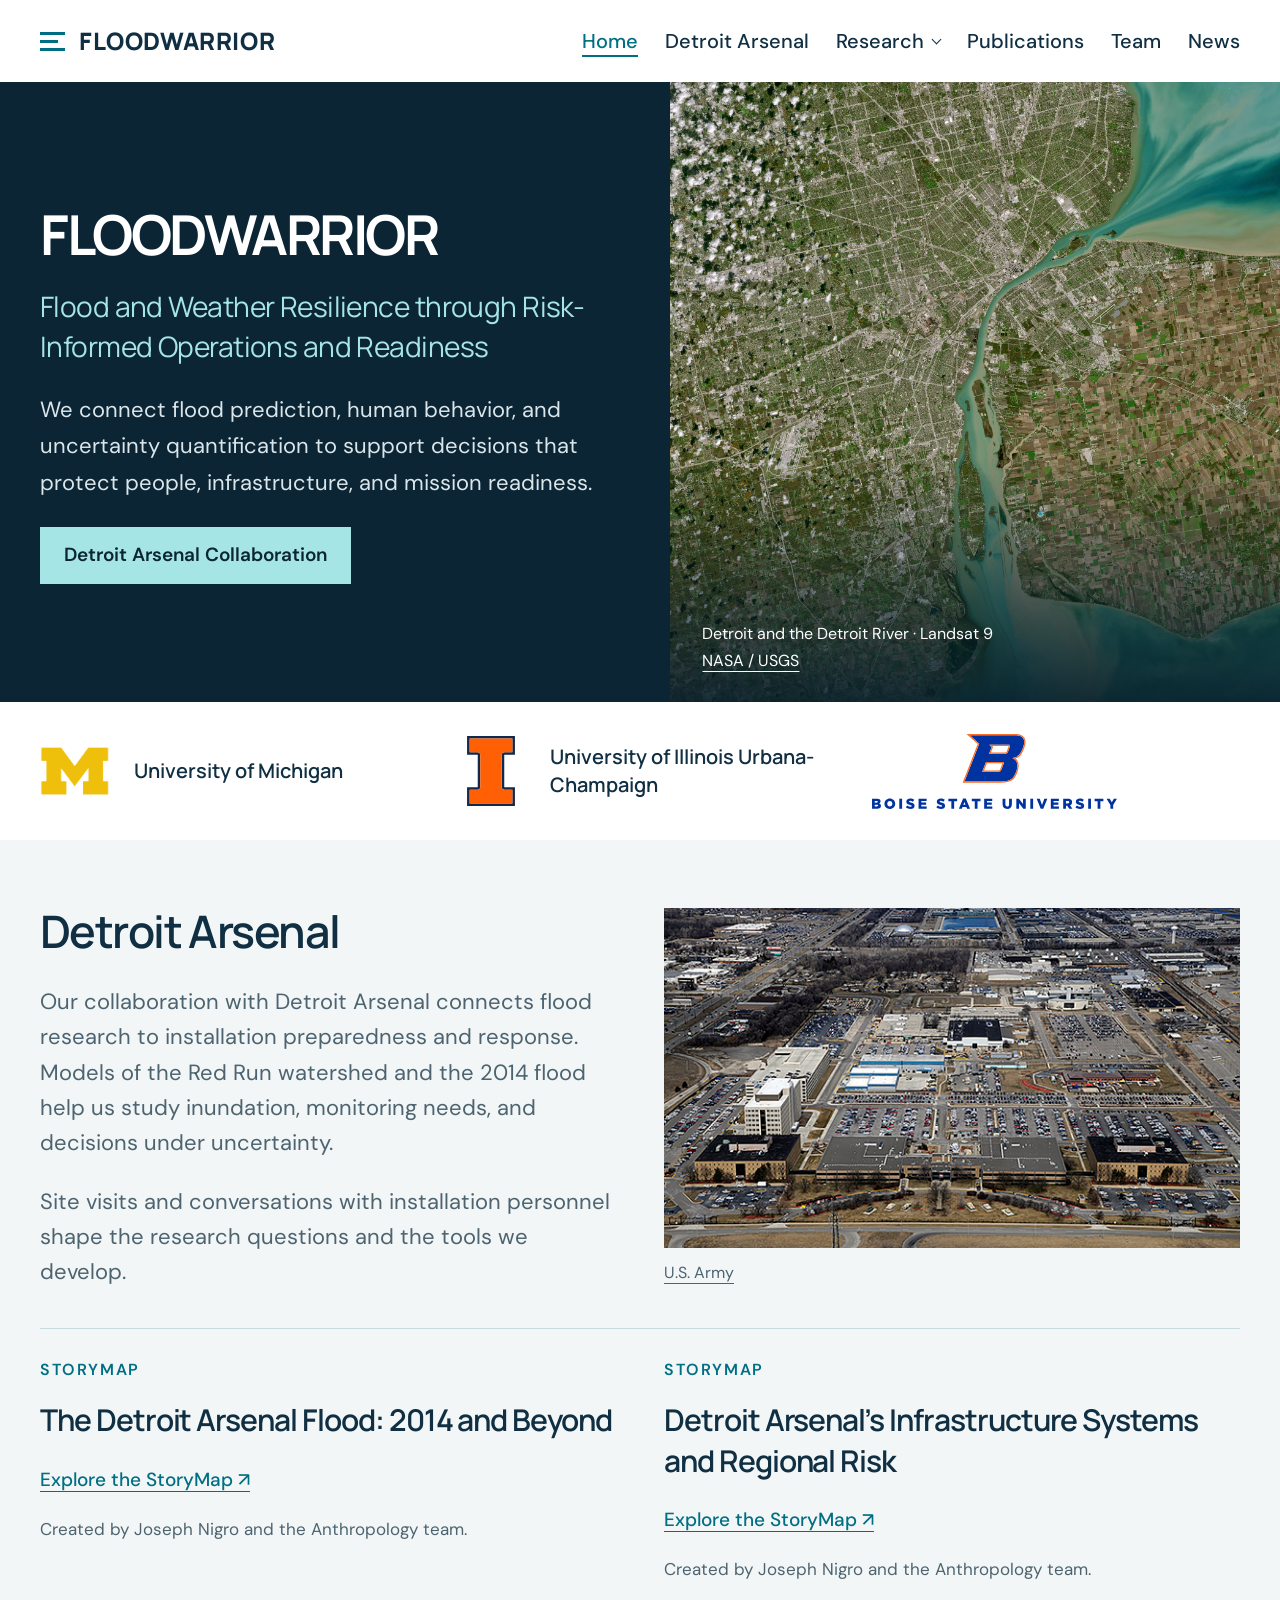
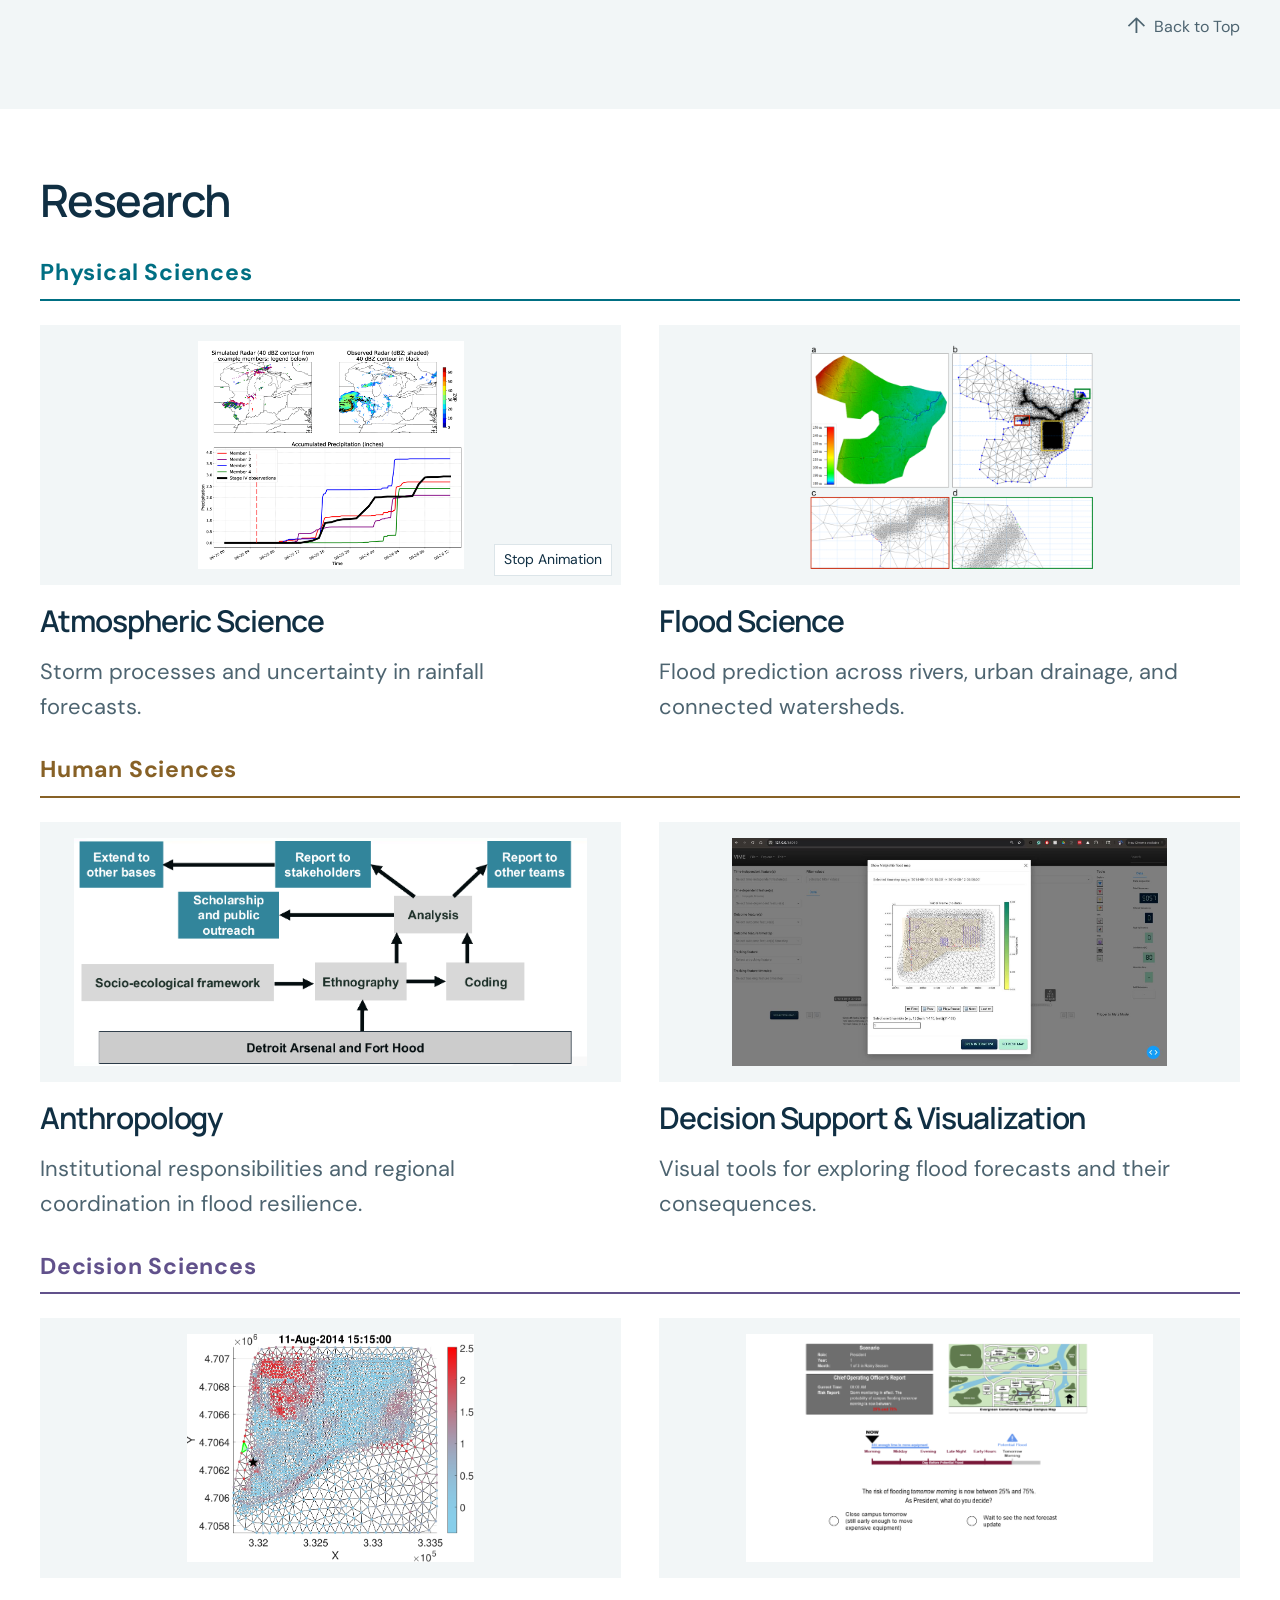
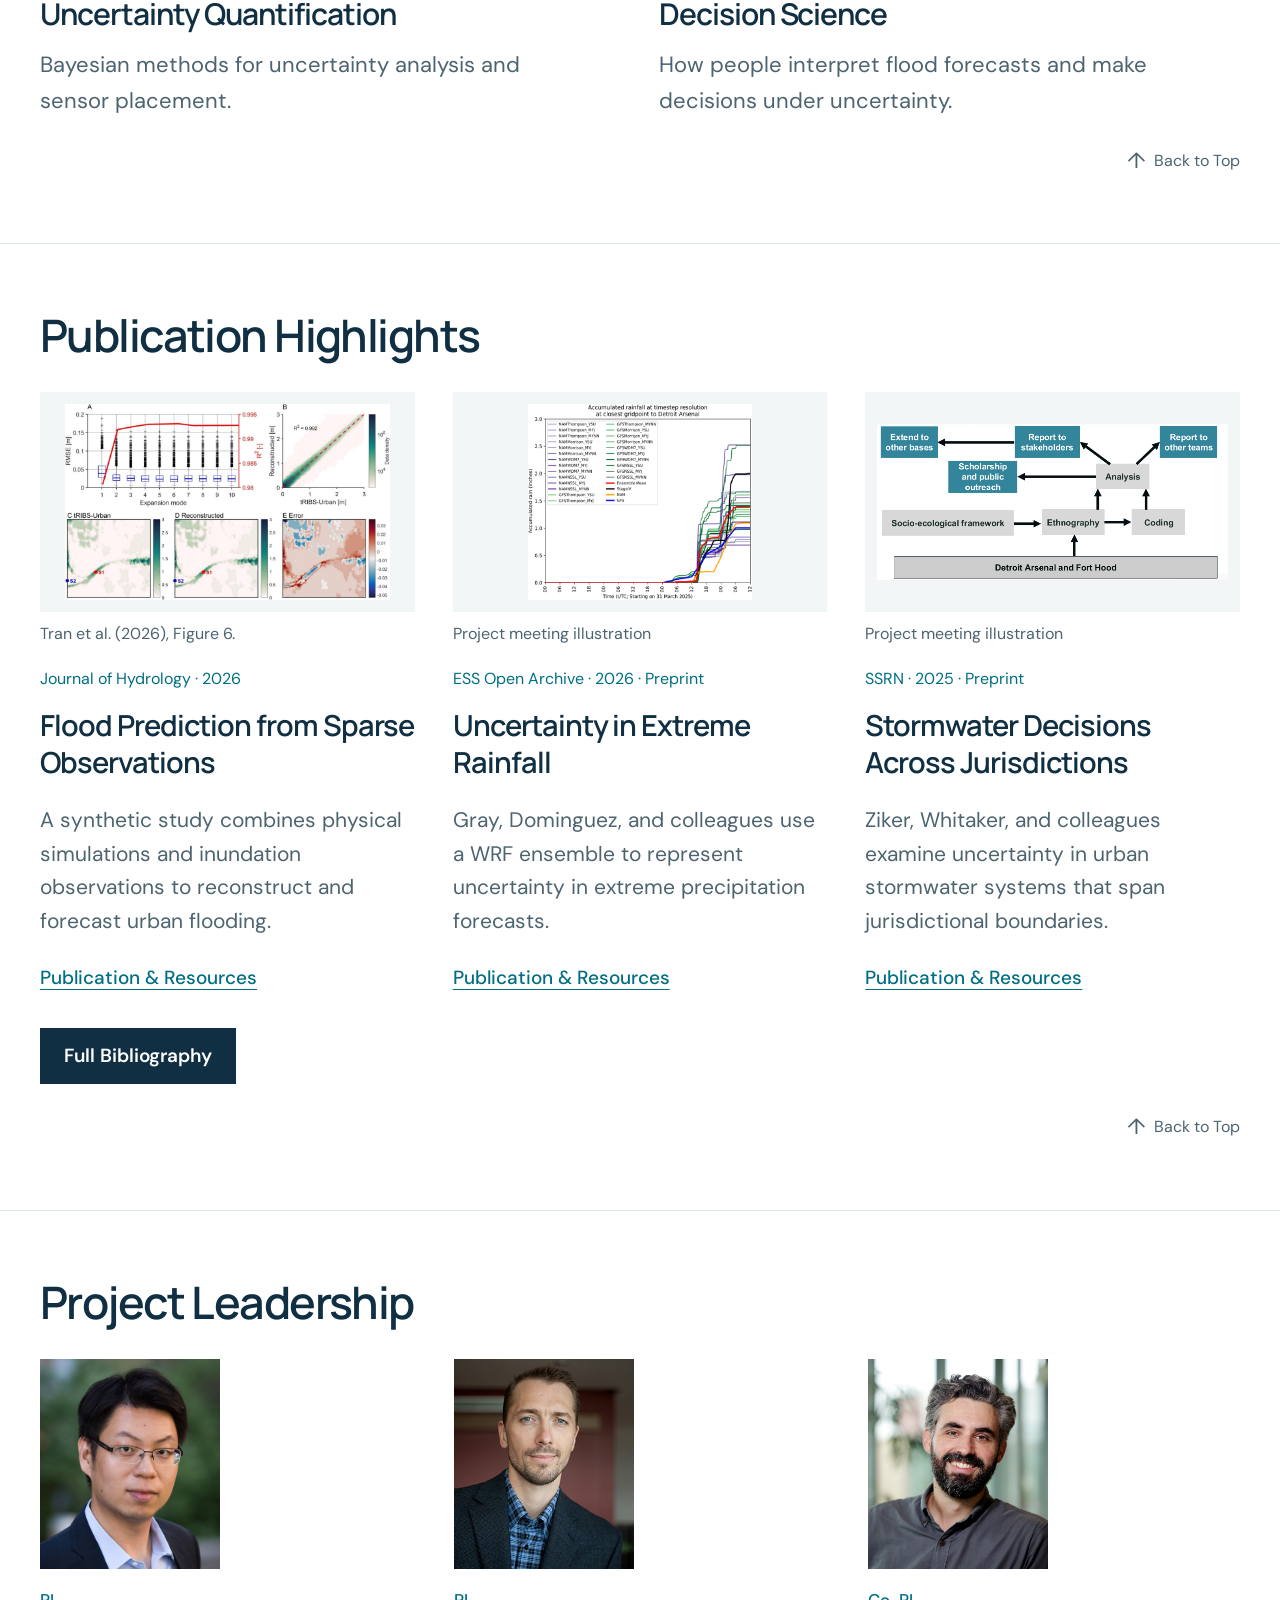
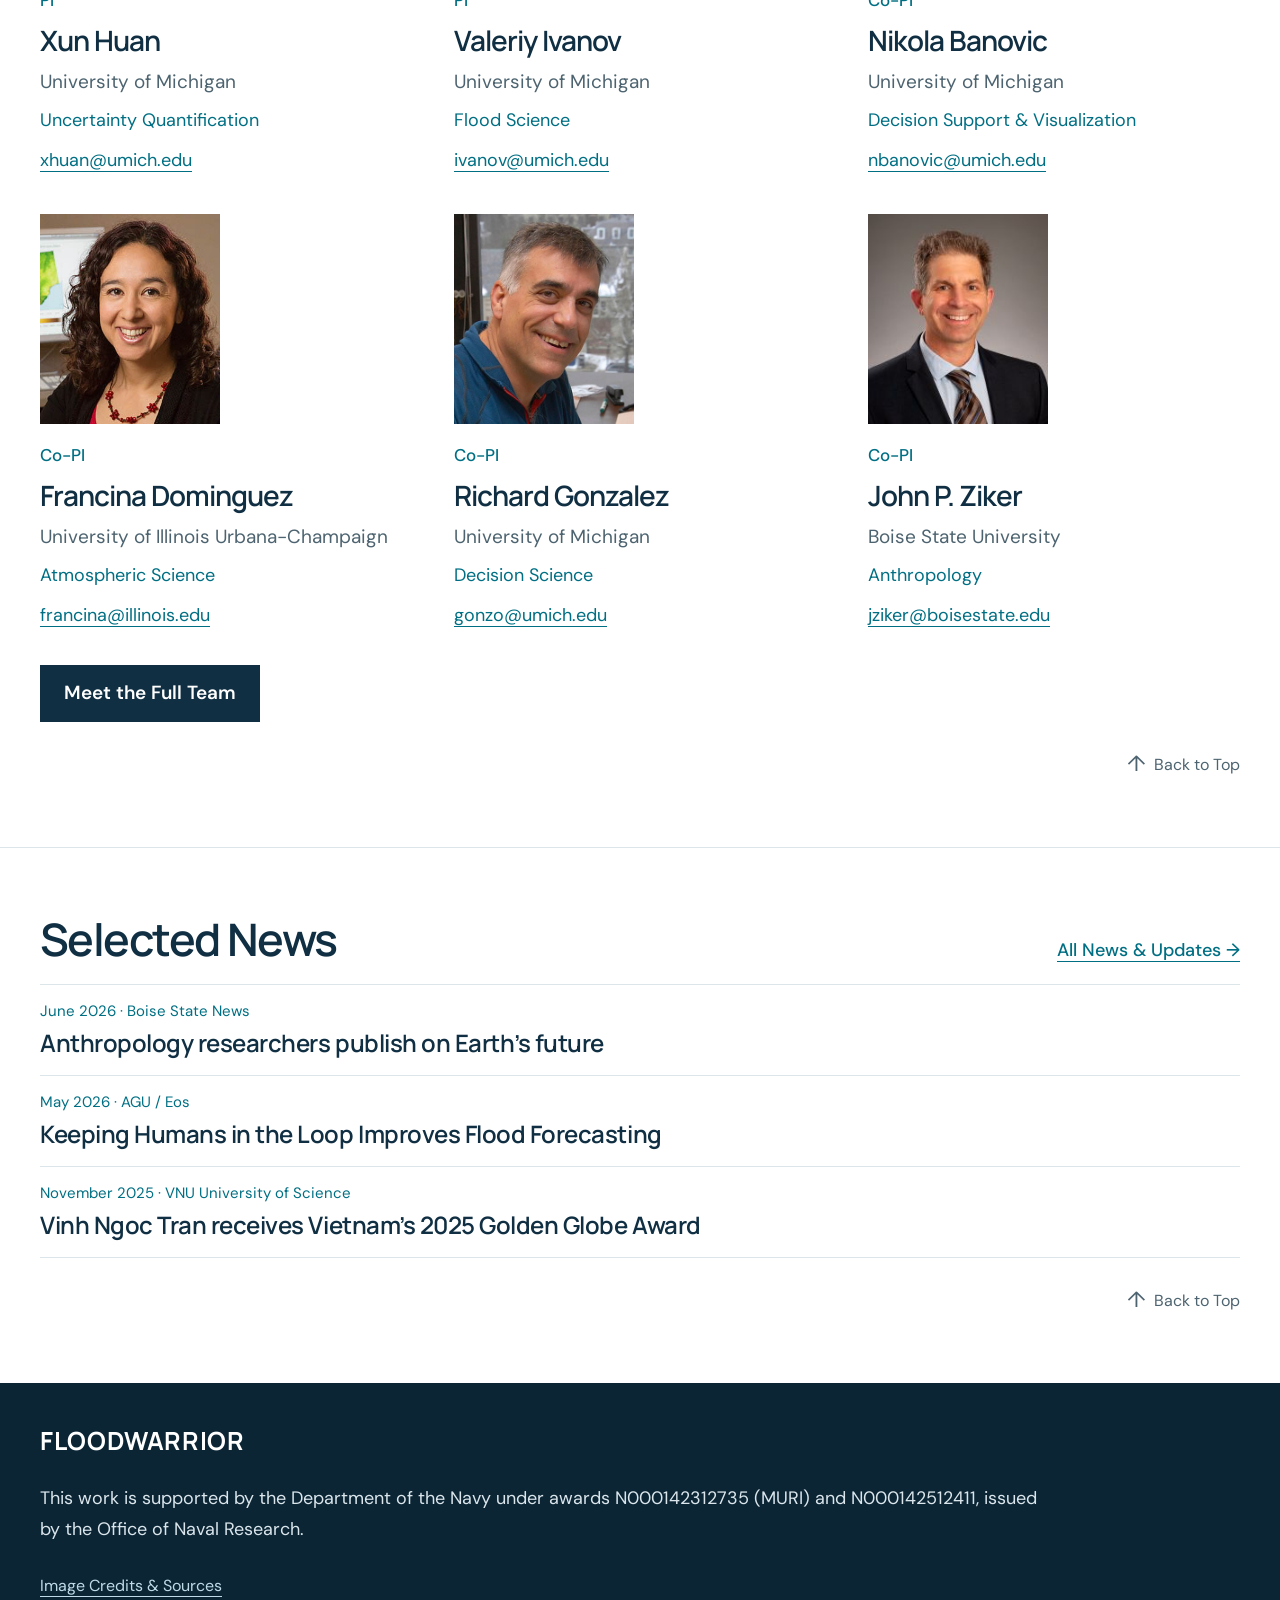
<file: index.html>
<!doctype html><html lang="en"><head><meta charset="utf-8"><meta name="viewport" content="width=device-width,initial-scale=1"><meta name="description" content="FLOODWARRIOR: flood prediction, human behavior, and decisions under uncertainty."><meta name="theme-color" content="#102f43"><title>Home | FLOODWARRIOR</title><link rel="icon" href="data:image/svg+xml,%3Csvg xmlns='http://www.w3.org/2000/svg' viewBox='0 0 32 32'%3E%3Crect width='32' height='32' rx='7' fill='%23102f43'/%3E%3Cpath d='M6 11h20M6 17h15M6 23h20' stroke='%237ed7de' stroke-width='3'/%3E%3C/svg%3E"><link rel="stylesheet" href="assets/styles.css?v=20261103-catalog"><link rel="stylesheet" href="assets/atmospheric.css?v=20261118"></head><body id="top"><a class="skip-link" href="#main">Skip to content</a><header class="site-header"><a href="index.html" class="brand" aria-label="FLOODWARRIOR home"><span class="brand-mark" aria-hidden="true"><i></i><i></i><i></i></span>FLOODWARRIOR</a><nav aria-label="Main navigation"><a href="index.html" aria-current="page">Home</a><a href="index.html#detroit-arsenal">Detroit Arsenal</a><details class="research-menu"><summary >Research</summary><div class="research-dropdown"><a href="index.html#research">Research Overview</a><a href="research/atmospheric-science.html" >Atmospheric Science</a><a href="research/flood-science.html" >Flood Science</a><a href="research/anthropology.html" >Anthropology</a><a href="research/decision-support.html" >Decision Support &amp; Visualization</a><a href="research/uncertainty-quantification.html" >Uncertainty Quantification</a><a href="research/decision-science.html" >Decision Science</a></div></details><a href="publications.html" >Publications</a><a href="team.html" >Team</a><a href="news.html">News</a></nav></header><main id="main"><section class="hero" aria-labelledby="hero-title"><div class="hero-content"><h1 id="hero-title">FLOODWARRIOR</h1><p class="project-name">Flood and Weather Resilience through Risk-Informed Operations and Readiness</p><p class="hero-intro">We connect flood prediction, human behavior, and uncertainty quantification to support decisions that protect people, infrastructure, and mission readiness.</p><a class="button" href="#detroit-arsenal">Detroit Arsenal Collaboration</a></div><figure class="hero-image"><img src="assets/detroit-landsat9-original.jpg?v=0086d7cd" alt="Landsat 9 satellite view of Detroit, Windsor, and the Detroit River." fetchpriority="high"><figcaption>Detroit and the Detroit River · Landsat 9<br><a href="https://science.nasa.gov/earth/earth-observatory/first-light-from-landsat-9-149058/">NASA / USGS</a></figcaption></figure></section>
<div class="partners" aria-label="Participating universities"><a class="university " href="https://umich.edu/"><img src="assets/identity/michigan-block-m.png" alt="" aria-hidden="true"><span class="">University of Michigan</span></a><a class="university " href="https://illinois.edu/"><img src="assets/identity/illinois-block-i.svg" alt="" aria-hidden="true"><span class="">University of Illinois Urbana-Champaign</span></a><a class="university wordmark" href="https://www.boisestate.edu/"><img src="assets/identity/boise-primary.svg" alt="" aria-hidden="true"><span class="sr-only">Boise State University</span></a></div>
<section id="detroit-arsenal" class="arsenal-section"><div class="section"><div class="arsenal-layout"><div><h2>Detroit Arsenal</h2><p>Our collaboration with Detroit Arsenal connects flood research to installation preparedness and response. Models of the Red Run watershed and the 2014 flood help us study inundation, monitoring needs, and decisions under uncertainty.</p><p>Site visits and conversations with installation personnel shape the research questions and the tools we develop.</p></div><figure class="arsenal-image"><img src="assets/detroit-arsenal-aerial.jpg" alt="Aerial view of Detroit Arsenal in Warren, Michigan." loading="lazy"><figcaption><a href="https://home.army.mil/detroit/my-fort">U.S. Army</a></figcaption></figure></div><div id="storymap" class="story-grid"><article><p class="eyebrow">StoryMap</p><h3><a href="https://storymaps.arcgis.com/stories/4da504723f194885ac1eeae91be0c611" target="_blank" rel="noopener">The Detroit Arsenal Flood: 2014 and Beyond<span class="sr-only"> (opens in a new tab)</span></a></h3><a class="text-link" href="https://storymaps.arcgis.com/stories/4da504723f194885ac1eeae91be0c611" target="_blank" rel="noopener">Explore the StoryMap<span aria-hidden="true"> ↗</span></a><p class="story-credit">Created by Joseph Nigro and the Anthropology team.</p></article><article><p class="eyebrow">StoryMap</p><h3><a href="https://storymaps.arcgis.com/stories/55717a0331084346bf7da9a97f10edcb" target="_blank" rel="noopener">Detroit Arsenal’s Infrastructure Systems and Regional Risk<span class="sr-only"> (opens in a new tab)</span></a></h3><a class="text-link" href="https://storymaps.arcgis.com/stories/55717a0331084346bf7da9a97f10edcb" target="_blank" rel="noopener">Explore the StoryMap<span aria-hidden="true"> ↗</span></a><p class="story-credit">Created by Joseph Nigro and the Anthropology team.</p></article></div><div class="section-return"><a href="#top" class="back-to-top"><span aria-hidden="true">↑</span> Back to Top</a></div></div></section>
<section id="research" class="section"><h2>Research</h2><div class="research-pair physical"><h3 class="group-heading">Physical Sciences</h3><div class="research-card-grid"><article class="research-card"><div class="animated-preview" data-animation><a class="research-figure" href="research/atmospheric-science.html"><picture><source media="(prefers-reduced-motion: reduce)" srcset="assets/research/atmospheric/radar-ensemble-still.png" data-reduced-motion><source type="image/webp" srcset="assets/research/atmospheric/radar-ensemble.webp" data-animated-source><img id="atmospheric-animation" src="assets/research/atmospheric/radar-ensemble.gif" data-still="assets/research/atmospheric/radar-ensemble-still.png" width="2100" height="1800" alt="Animated comparison of simulated and observed radar, with accumulated rainfall from four ensemble members and observations." loading="lazy" decoding="async"></picture></a><button class="animation-toggle" type="button" aria-controls="atmospheric-animation" hidden>Stop Animation</button></div><h3><a href="research/atmospheric-science.html">Atmospheric Science</a></h3><p>Storm processes and uncertainty in rainfall forecasts.</p></article><article class="research-card"><a class="research-figure" href="research/flood-science.html"><img src="assets/research/flooding-terrain-mesh.png" alt="Terrain representation and an adaptive computational mesh used to resolve urban flood pathways at multiple scales." loading="lazy"></a><h3><a href="research/flood-science.html">Flood Science</a></h3><p>Flood prediction across rivers, urban drainage, and connected watersheds.</p></article></div></div><div class="research-pair human"><h3 class="group-heading">Human Sciences</h3><div class="research-card-grid"><article class="research-card"><a class="research-figure" href="research/anthropology.html"><img src="assets/research/anthropology-socioecological-framework.png" alt="A socioecological research framework connects ethnography and analysis with stakeholders, research teams, and public outreach." loading="lazy"></a><h3><a href="research/anthropology.html">Anthropology</a></h3><p>Institutional responsibilities and regional coordination in flood resilience.</p></article><article class="research-card"><a class="research-figure" href="research/decision-support.html"><img src="assets/research/decision-support-prototype.jpg" alt="A research prototype combines model exploration with a map and time controls for examining flood scenarios." loading="lazy"></a><h3><a href="research/decision-support.html">Decision Support &amp; Visualization</a></h3><p>Visual tools for exploring flood forecasts and their consequences.</p></article></div></div><div class="research-pair decision"><h3 class="group-heading">Decision Sciences</h3><div class="research-card-grid"><article class="research-card"><a class="research-figure" href="research/uncertainty-quantification.html"><img src="assets/research/uq-cheng-2026-figure8-left.png" alt="Map of expected information gain for flood sensor placement. The green triangle marks the prediction target and the black star marks the most informative candidate sensor location." loading="lazy"></a><h3><a href="research/uncertainty-quantification.html">Uncertainty Quantification</a></h3><p>Bayesian methods for uncertainty analysis and sensor placement.</p></article><article class="research-card"><a class="research-figure" href="research/decision-science.html"><img src="assets/research/psychology-flood-risk-simulation.png" alt="A research simulation asks participants to make campus-closure decisions as uncertain flood forecasts evolve." loading="lazy"></a><h3><a href="research/decision-science.html">Decision Science</a></h3><p>How people interpret flood forecasts and make decisions under uncertainty.</p></article></div></div><div class="section-return"><a href="#top" class="back-to-top"><span aria-hidden="true">↑</span> Back to Top</a></div></section>
<section id="publications" class="section section-rule"><h2>Publication Highlights</h2><div class="highlights-grid"><article class="highlight"><a class="figure-link" href="assets/research/hydrology-fig6.jpg" target="_blank" rel="noopener" aria-label="Enlarge figure: Flood Prediction from Sparse Observations (opens in a new tab)"><img src="assets/research/hydrology-fig6.jpg" alt="Reconstructed inundation maps, physical-model reference maps, and reconstruction errors in a synthetic urban flood study." loading="lazy"></a><p class="figure-note">Tran et al. (2026), Figure 6.</p><p class="pub-meta">Journal of Hydrology · 2026</p><h3><a href="https://doi.org/10.1016/j.jhydrol.2026.135520">Flood Prediction from Sparse Observations</a></h3><p>A synthetic study combines physical simulations and inundation observations to reconstruct and forecast urban flooding.</p><a class="text-link" href="publications.html#urban-monitoring-2026">Publication &amp; Resources</a></article><article class="highlight"><a class="figure-link" href="assets/research/atmospheric-rainfall-ensemble.png" target="_blank" rel="noopener" aria-label="Enlarge figure: Uncertainty in Extreme Rainfall (opens in a new tab)"><img src="assets/research/atmospheric-rainfall-ensemble.png" alt="Project illustration comparing ensemble rainfall forecasts near Detroit Arsenal with observations and operational forecasts for a case beginning March 31, 2025." loading="lazy"></a><p class="figure-note">Project meeting illustration</p><p class="pub-meta">ESS Open Archive · 2026 · Preprint</p><h3><a href="https://doi.org/10.22541/essoar.176840905.58668584/v1">Uncertainty in Extreme Rainfall</a></h3><p>Gray, Dominguez, and colleagues use a WRF ensemble to represent uncertainty in extreme precipitation forecasts.</p><a class="text-link" href="publications.html#wrf-ensemble-2026">Publication &amp; Resources</a></article><article class="highlight"><a class="figure-link" href="assets/research/anthropology-socioecological-framework.png" target="_blank" rel="noopener" aria-label="Enlarge figure: Stormwater Decisions Across Jurisdictions (opens in a new tab)"><img src="assets/research/anthropology-socioecological-framework.png" alt="Project illustration connecting ethnographic fieldwork and analysis with stakeholders, research teams, and public outreach." loading="lazy"></a><p class="figure-note">Project meeting illustration</p><p class="pub-meta">SSRN · 2025 · Preprint</p><h3><a href="https://doi.org/10.2139/ssrn.5397416">Stormwater Decisions Across Jurisdictions</a></h3><p>Ziker, Whitaker, and colleagues examine uncertainty in urban stormwater systems that span jurisdictional boundaries.</p><a class="text-link" href="publications.html#multijurisdictional-uncertainty-2025">Publication &amp; Resources</a></article></div><a class="button dark-button section-action" href="publications.html">Full Bibliography</a><div class="section-return"><a href="#top" class="back-to-top"><span aria-hidden="true">↑</span> Back to Top</a></div></section>
<section id="team" class="section section-rule"><h2>Project Leadership</h2><div class="leadership-grid"><article class="person-card" id="xun-huan"><a class="portrait-frame" href="https://uq.engin.umich.edu/" aria-label="Xun Huan&#x27;s website"><img src="assets/people/xun-huan.jpg?v=50bf0042" alt="Portrait of Xun Huan" width="300" height="350" style="object-position:50% 32%;" loading="lazy"></a><div><p class="person-role">PI</p><h3><a href="https://uq.engin.umich.edu/">Xun Huan</a></h3><p class="person-institution">University of Michigan</p><a class="person-group" href="research/uncertainty-quantification.html">Uncertainty Quantification</a><a class="person-email" href="mailto:xhuan@umich.edu">xhuan@umich.edu</a></div></article><article class="person-card" id="valeriy-ivanov"><a class="portrait-frame" href="https://websites.umich.edu/~ivanov/HYDROWIT/HYDROWIT.html" aria-label="Valeriy Ivanov&#x27;s website"><img src="assets/people/valeriy-ivanov.jpg?v=33684a7e" alt="Portrait of Valeriy Ivanov" width="300" height="350" style="object-position:50% 20%;" loading="lazy"></a><div><p class="person-role">PI</p><h3><a href="https://websites.umich.edu/~ivanov/HYDROWIT/HYDROWIT.html">Valeriy Ivanov</a></h3><p class="person-institution">University of Michigan</p><a class="person-group" href="research/flood-science.html">Flood Science</a><a class="person-email" href="mailto:ivanov@umich.edu">ivanov@umich.edu</a></div></article><article class="person-card" id="nikola-banovic"><a class="portrait-frame" href="https://www.nikolabanovic.net/" aria-label="Nikola Banovic&#x27;s website"><img src="assets/people/nikola-banovic.jpg?v=bd036d73" alt="Portrait of Nikola Banovic" width="300" height="350" style="object-position:50% 20%;" loading="lazy"></a><div><p class="person-role">Co-PI</p><h3><a href="https://www.nikolabanovic.net/">Nikola Banovic</a></h3><p class="person-institution">University of Michigan</p><a class="person-group" href="research/decision-support.html">Decision Support &amp; Visualization</a><a class="person-email" href="mailto:nbanovic@umich.edu">nbanovic@umich.edu</a></div></article><article class="person-card" id="francina-dominguez"><a class="portrait-frame" href="https://francina.web.illinois.edu/" aria-label="Francina Dominguez&#x27;s website"><img src="assets/people/francina-dominguez.jpg?v=b4c15085" alt="Portrait of Francina Dominguez" width="300" height="350" style="object-position:50% 0%;" loading="lazy"></a><div><p class="person-role">Co-PI</p><h3><a href="https://francina.web.illinois.edu/">Francina Dominguez</a></h3><p class="person-institution">University of Illinois Urbana-Champaign</p><a class="person-group" href="research/atmospheric-science.html">Atmospheric Science</a><a class="person-email" href="mailto:francina@illinois.edu">francina@illinois.edu</a></div></article><article class="person-card" id="richard-gonzalez"><a class="portrait-frame" href="https://faculty.isr.umich.edu/gonzo/" aria-label="Richard Gonzalez&#x27;s website"><img src="assets/people/richard-gonzalez.jpg?v=bb67d49a" alt="Portrait of Richard Gonzalez" width="300" height="350" style="object-position:50% 0%;" loading="lazy"></a><div><p class="person-role">Co-PI</p><h3><a href="https://faculty.isr.umich.edu/gonzo/">Richard Gonzalez</a></h3><p class="person-institution">University of Michigan</p><a class="person-group" href="research/decision-science.html">Decision Science</a><a class="person-email" href="mailto:gonzo@umich.edu">gonzo@umich.edu</a></div></article><article class="person-card" id="john-p-ziker"><a class="portrait-frame" href="https://www.boisestate.edu/anthropology/research/undergraduate-research/thats-cooperation-lab-group/" aria-label="John P. Ziker&#x27;s website"><img src="assets/people/john-p-ziker.jpg?v=6a5e8737" alt="Portrait of John P. Ziker" width="300" height="350" style="object-position:50% 20%;" loading="lazy"></a><div><p class="person-role">Co-PI</p><h3><a href="https://www.boisestate.edu/anthropology/research/undergraduate-research/thats-cooperation-lab-group/">John P. Ziker</a></h3><p class="person-institution">Boise State University</p><a class="person-group" href="research/anthropology.html">Anthropology</a><a class="person-email" href="mailto:jziker@boisestate.edu">jziker@boisestate.edu</a></div></article></div><a class="button dark-button section-action" href="team.html">Meet the Full Team</a><div class="section-return"><a href="#top" class="back-to-top"><span aria-hidden="true">↑</span> Back to Top</a></div></section>
<section id="news" class="section media-section section-rule"><div class="section-heading-row"><h2>Selected News</h2><a class="text-link" href="news.html">All News &amp; Updates →</a></div><div class="news-list home-news"><article class="news-entry" id="boise-flood-warnings"><p class="pub-meta"><time datetime="2026-06-24">June 2026</time> · Boise State News</p><h3><a href="https://www.boisestate.edu/news/2026/06/24/anthropology-researchers-publish-on-earths-future/">Anthropology researchers publish on Earth’s future</a></h3></article><article class="news-entry" id="eos-forecasters"><p class="pub-meta"><time datetime="2026-05-19">May 2026</time> · AGU / Eos</p><h3><a href="https://eos.org/research-spotlights/keeping-humans-in-the-loop-improves-flood-forecasting">Keeping Humans in the Loop Improves Flood Forecasting</a></h3></article><article class="news-entry" id="vinh-golden-globe"><p class="pub-meta"><time datetime="2025-11-01">November 2025</time> · VNU University of Science</p><h3><a href="https://hus.vnu.edu.vn/tin-tuc-su-kien/tin-tuc-chung/ts-tran-ngoc-vinh-giai-thuong-qua-cau-vang-nam-2025-di-doc-viet-nam-moi-biet-dat-nuoc-minh-dep-den-the-142316">Vinh Ngoc Tran receives Vietnam’s 2025 Golden Globe Award</a></h3></article></div><div class="section-return"><a href="#top" class="back-to-top"><span aria-hidden="true">↑</span> Back to Top</a></div></section></main><footer><div class="footer-inner"><a class="footer-brand" href="index.html">FLOODWARRIOR</a><p>This work is supported by the Department of the Navy under awards N000142312735 (MURI) and N000142512411, issued by the Office of Naval Research.</p><a class="credit-link" href="credits.html">Image Credits &amp; Sources</a></div></footer><script src="assets/site.js" defer></script><script src="assets/atmospheric.js?v=20261118" defer></script></body></html>
</file>
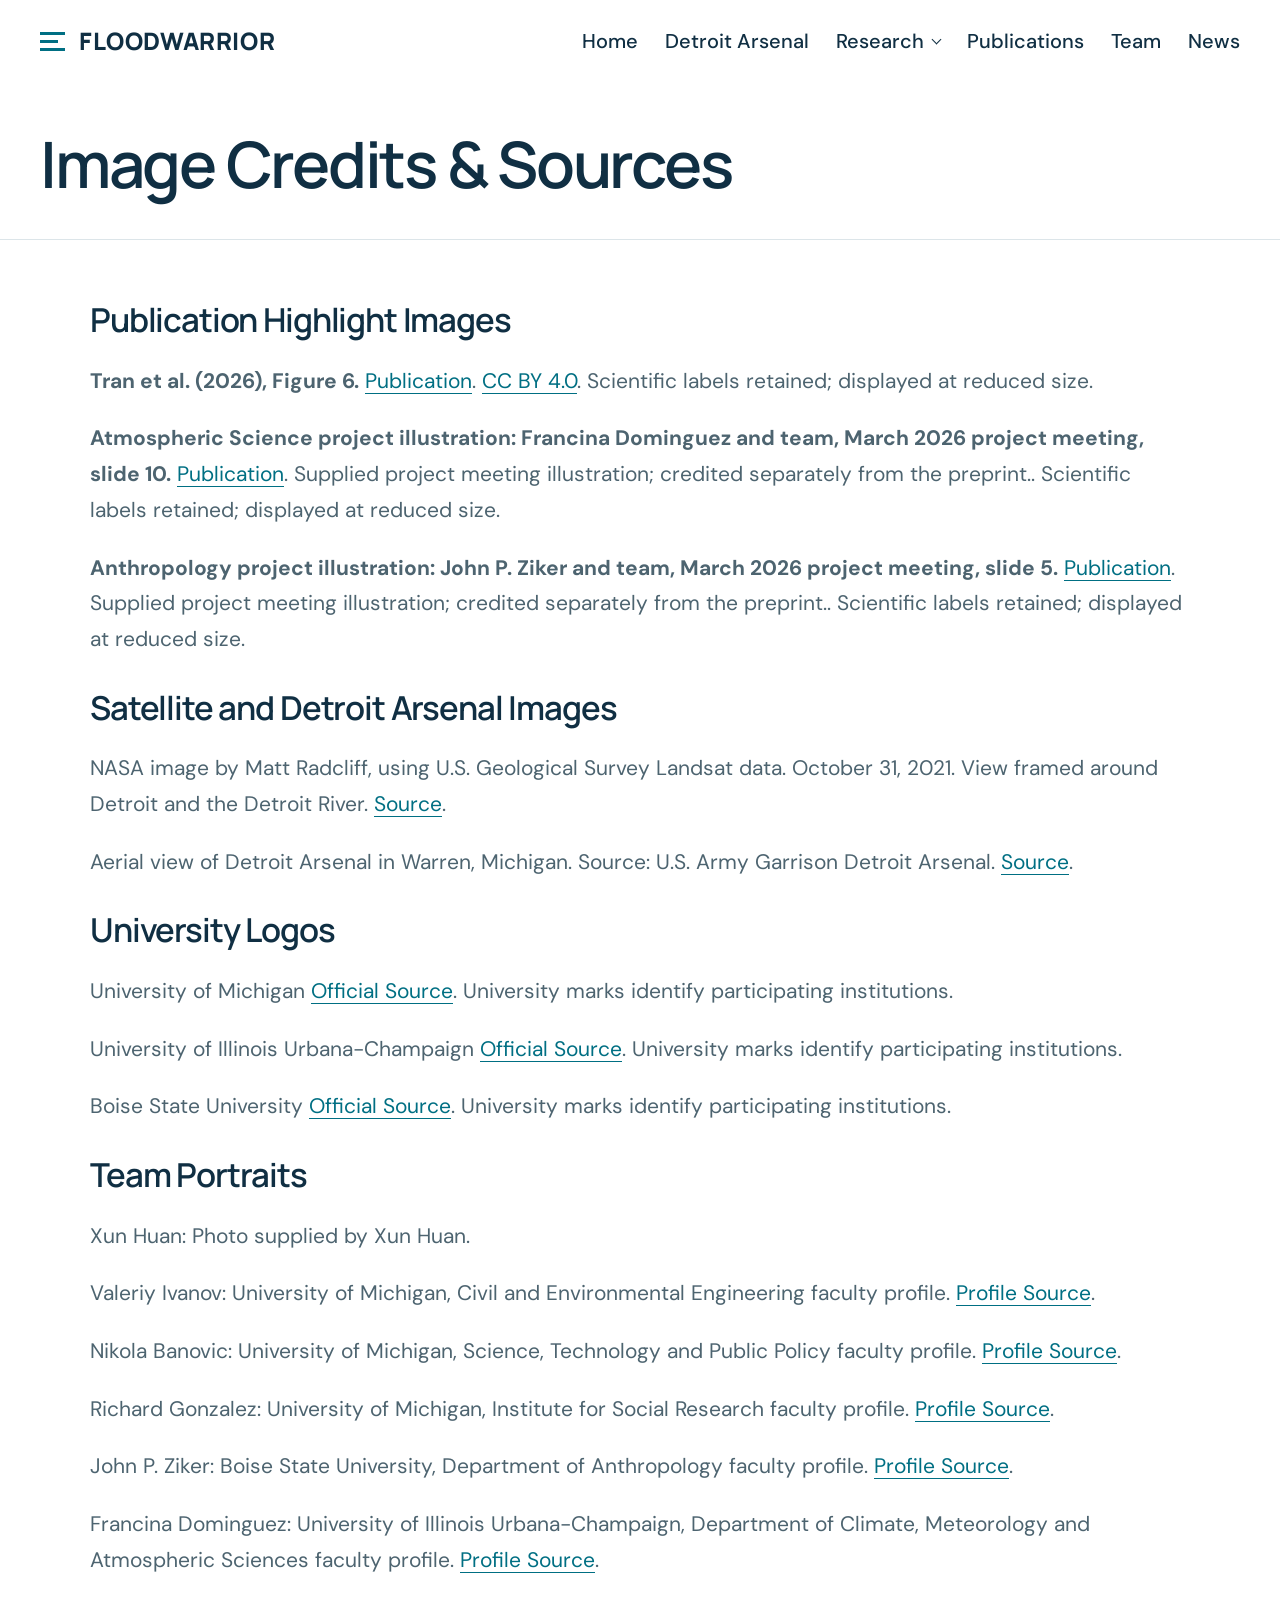
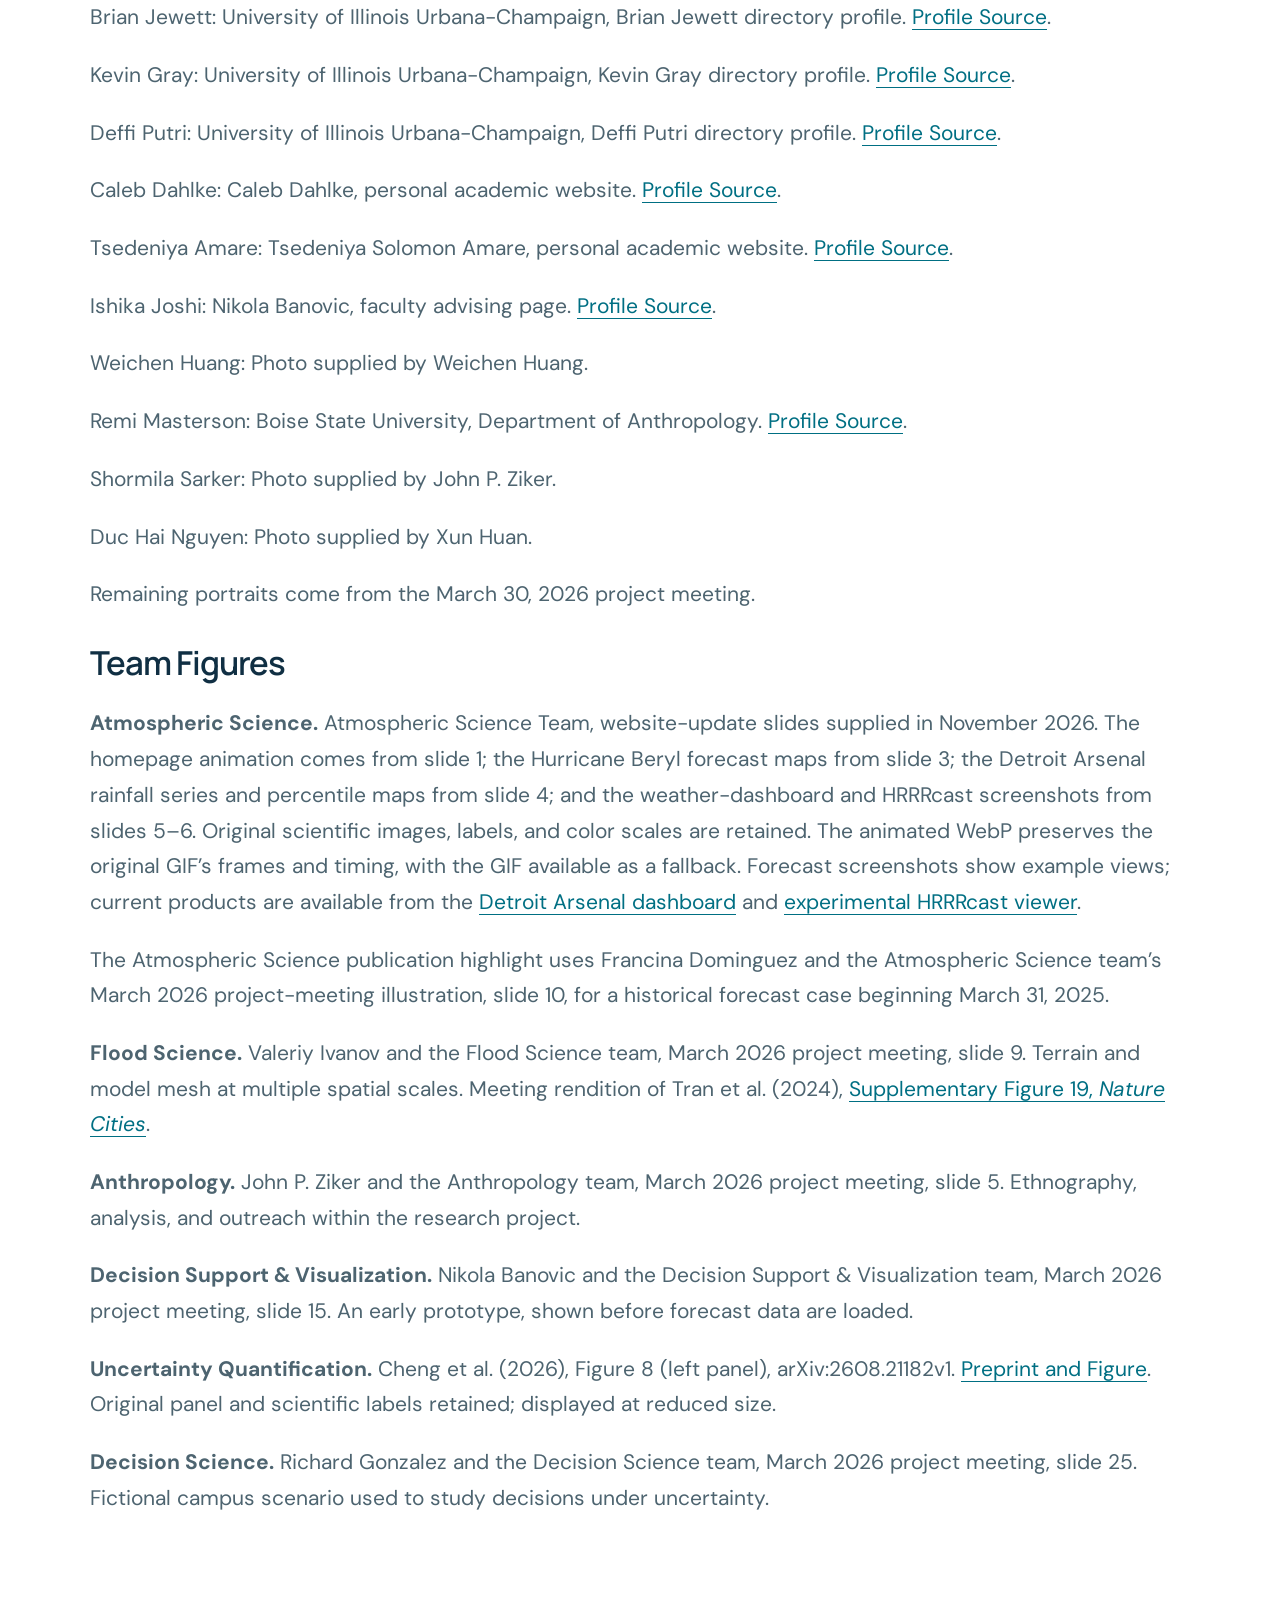
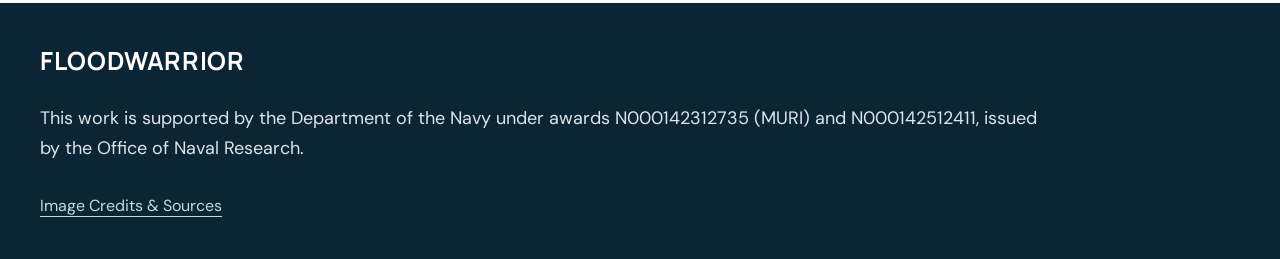
<file: credits.html>
<!doctype html><html lang="en"><head><meta charset="utf-8"><meta name="viewport" content="width=device-width,initial-scale=1"><meta name="description" content="FLOODWARRIOR: flood prediction, human behavior, and decisions under uncertainty."><meta name="theme-color" content="#102f43"><title>Image Credits &amp; Sources | FLOODWARRIOR</title><link rel="icon" href="data:image/svg+xml,%3Csvg xmlns='http://www.w3.org/2000/svg' viewBox='0 0 32 32'%3E%3Crect width='32' height='32' rx='7' fill='%23102f43'/%3E%3Cpath d='M6 11h20M6 17h15M6 23h20' stroke='%237ed7de' stroke-width='3'/%3E%3C/svg%3E"><link rel="stylesheet" href="assets/styles.css?v=20261103-catalog"></head><body id="top"><a class="skip-link" href="#main">Skip to content</a><header class="site-header"><a href="index.html" class="brand" aria-label="FLOODWARRIOR home"><span class="brand-mark" aria-hidden="true"><i></i><i></i><i></i></span>FLOODWARRIOR</a><nav aria-label="Main navigation"><a href="index.html" >Home</a><a href="index.html#detroit-arsenal">Detroit Arsenal</a><details class="research-menu"><summary >Research</summary><div class="research-dropdown"><a href="index.html#research">Research Overview</a><a href="research/atmospheric-science.html" >Atmospheric Science</a><a href="research/flood-science.html" >Flood Science</a><a href="research/anthropology.html" >Anthropology</a><a href="research/decision-support.html" >Decision Support &amp; Visualization</a><a href="research/uncertainty-quantification.html" >Uncertainty Quantification</a><a href="research/decision-science.html" >Decision Science</a></div></details><a href="publications.html" >Publications</a><a href="team.html" >Team</a><a href="news.html">News</a></nav></header><main id="main"><section class="page-heading section"><h1>Image Credits &amp; Sources</h1></section><section class="section credits-list"><h2>Publication Highlight Images</h2><p><strong>Tran et al. (2026), Figure 6.</strong> <a href="https://doi.org/10.1016/j.jhydrol.2026.135520">Publication</a>. <a href="https://creativecommons.org/licenses/by/4.0/">CC BY 4.0</a>. Scientific labels retained; displayed at reduced size.</p><p><strong>Atmospheric Science project illustration: Francina Dominguez and team, March 2026 project meeting, slide 10.</strong> <a href="https://doi.org/10.22541/essoar.176840905.58668584/v1">Publication</a>. Supplied project meeting illustration; credited separately from the preprint.. Scientific labels retained; displayed at reduced size.</p><p><strong>Anthropology project illustration: John P. Ziker and team, March 2026 project meeting, slide 5.</strong> <a href="https://doi.org/10.2139/ssrn.5397416">Publication</a>. Supplied project meeting illustration; credited separately from the preprint.. Scientific labels retained; displayed at reduced size.</p><h2>Satellite and Detroit Arsenal Images</h2><p>NASA image by Matt Radcliff, using U.S. Geological Survey Landsat data. October 31, 2021. View framed around Detroit and the Detroit River. <a href="https://science.nasa.gov/earth/earth-observatory/first-light-from-landsat-9-149058/">Source</a>.</p><p>Aerial view of Detroit Arsenal in Warren, Michigan. Source: U.S. Army Garrison Detroit Arsenal. <a href="https://home.army.mil/detroit/my-fort">Source</a>.</p><h2>University Logos</h2><p>University of Michigan <a href="https://brand.umich.edu/wp-content/uploads/2025/02/250027-U-M-Style-Guide-February2025.pdf">Official Source</a>. University marks identify participating institutions.</p><p>University of Illinois Urbana-Champaign <a href="https://web.brand.illinois.edu/logos/">Official Source</a>. University marks identify participating institutions.</p><p>Boise State University <a href="https://www.boisestate.edu/brand/visual-identity/logos/">Official Source</a>. University marks identify participating institutions.</p><h2>Team Portraits</h2><p>Xun Huan: Photo supplied by Xun Huan.</p><p>Valeriy Ivanov: University of Michigan, Civil and Environmental Engineering faculty profile. <a href="https://cee.engin.umich.edu/people/ivanov-valeriy/">Profile Source</a>.</p><p>Nikola Banovic: University of Michigan, Science, Technology and Public Policy faculty profile. <a href="https://stpp.fordschool.umich.edu/faculty/nikola-banovic">Profile Source</a>.</p><p>Richard Gonzalez: University of Michigan, Institute for Social Research faculty profile. <a href="https://isr.umich.edu/about/faculty-profiles/gonzalezrichard-d/">Profile Source</a>.</p><p>John P. Ziker: Boise State University, Department of Anthropology faculty profile. <a href="https://www.boisestate.edu/anthropology/our-team/directory/john-ziker/">Profile Source</a>.</p><p>Francina Dominguez: University of Illinois Urbana-Champaign, Department of Climate, Meteorology and Atmospheric Sciences faculty profile. <a href="https://climas.illinois.edu/directory/profile/francina">Profile Source</a>.</p><p>Brian Jewett: University of Illinois Urbana-Champaign, Brian Jewett directory profile. <a href="https://climas.illinois.edu/directory/profile/bjewett">Profile Source</a>.</p><p>Kevin Gray: University of Illinois Urbana-Champaign, Kevin Gray directory profile. <a href="https://climas.illinois.edu/directory/profile/kevintg2">Profile Source</a>.</p><p>Deffi Putri: University of Illinois Urbana-Champaign, Deffi Putri directory profile. <a href="https://climas.illinois.edu/directory/profile/deffip2">Profile Source</a>.</p><p>Caleb Dahlke: Caleb Dahlke, personal academic website. <a href="https://sites.google.com/view/calebdahlke/home">Profile Source</a>.</p><p>Tsedeniya Amare: Tsedeniya Solomon Amare, personal academic website. <a href="https://tsedeniya.github.io/">Profile Source</a>.</p><p>Ishika Joshi: Nikola Banovic, faculty advising page. <a href="https://www.nikolabanovic.net/index.html">Profile Source</a>.</p><p>Weichen Huang: Photo supplied by Weichen Huang.</p><p>Remi Masterson: Boise State University, Department of Anthropology. <a href="https://www.boisestate.edu/anthropology/research/undergraduate-research/applied-anthropology/">Profile Source</a>.</p><p>Shormila Sarker: Photo supplied by John P. Ziker.</p><p>Duc Hai Nguyen: Photo supplied by Xun Huan.</p><p>Remaining portraits come from the March 30, 2026 project meeting.</p><h2 id="research-team-figures">Team Figures</h2><p id="atmospheric-science-figures"><strong>Atmospheric Science.</strong> Atmospheric Science Team, website-update slides supplied in November 2026. The homepage animation comes from slide 1; the Hurricane Beryl forecast maps from slide 3; the Detroit Arsenal rainfall series and percentile maps from slide 4; and the weather-dashboard and HRRRcast screenshots from slides 5–6. Original scientific images, labels, and color scales are retained. The animated WebP preserves the original GIF’s frames and timing, with the GIF available as a fallback. Forecast screenshots show example views; current products are available from the <a href="http://rfd.atmos.uiuc.edu/FloodWarrior/Arsenal.shtml">Detroit Arsenal dashboard</a> and <a href="https://weather.climas.illinois.edu/hrrrcast/">experimental HRRRcast viewer</a>.</p><p>The Atmospheric Science publication highlight uses Francina Dominguez and the Atmospheric Science team’s March 2026 project-meeting illustration, slide 10, for a historical forecast case beginning March 31, 2025.</p><p><strong>Flood Science.</strong> Valeriy Ivanov and the Flood Science team, March 2026 project meeting, slide 9. Terrain and model mesh at multiple spatial scales. Meeting rendition of Tran et al. (2024), <a href="https://www.nature.com/articles/s44284-024-00116-7">Supplementary Figure 19, <em>Nature Cities</em></a>.</p><p><strong>Anthropology.</strong> John P. Ziker and the Anthropology team, March 2026 project meeting, slide 5. Ethnography, analysis, and outreach within the research project.</p><p><strong>Decision Support &amp; Visualization.</strong> Nikola Banovic and the Decision Support &amp; Visualization team, March 2026 project meeting, slide 15. An early prototype, shown before forecast data are loaded.</p><p><strong>Uncertainty Quantification.</strong> Cheng et al. (2026), Figure 8 (left panel), arXiv:2608.21182v1. <a href="https://arxiv.org/html/2608.21182v1#S4.F8">Preprint and Figure</a>. Original panel and scientific labels retained; displayed at reduced size.</p><p><strong>Decision Science.</strong> Richard Gonzalez and the Decision Science team, March 2026 project meeting, slide 25. Fictional campus scenario used to study decisions under uncertainty.</p></section></main><footer><div class="footer-inner"><a class="footer-brand" href="index.html">FLOODWARRIOR</a><p>This work is supported by the Department of the Navy under awards N000142312735 (MURI) and N000142512411, issued by the Office of Naval Research.</p><a class="credit-link" href="credits.html">Image Credits &amp; Sources</a></div></footer><script src="assets/site.js" defer></script></body></html>
</file>
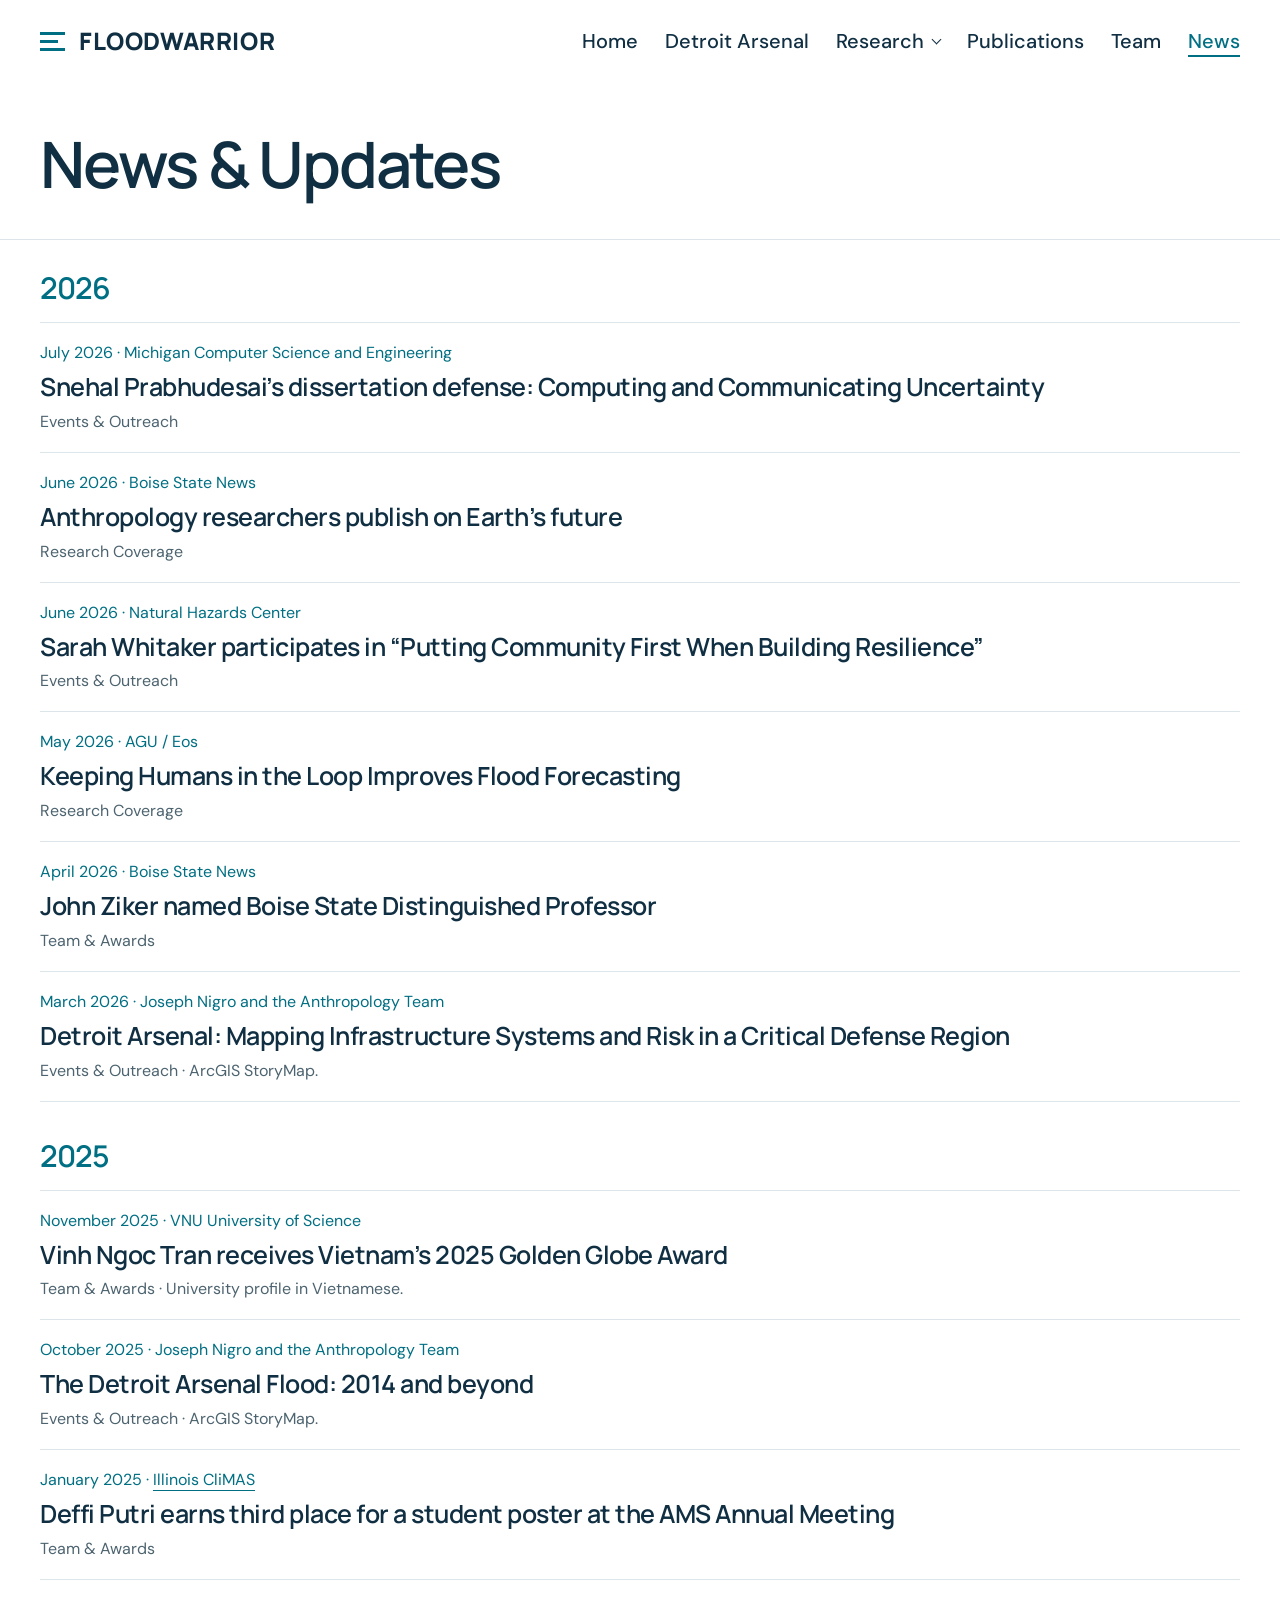
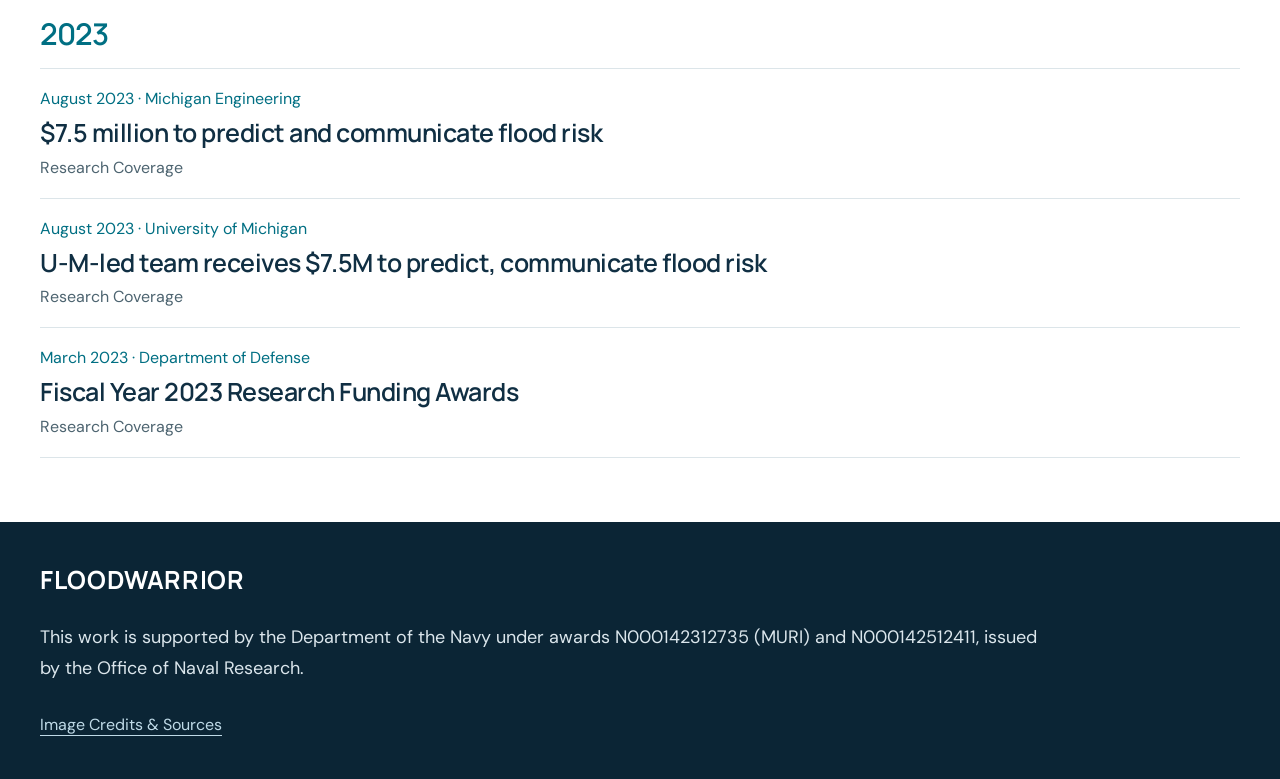
<file: news.html>
<!doctype html><html lang="en"><head><meta charset="utf-8"><meta name="viewport" content="width=device-width,initial-scale=1"><meta name="description" content="FLOODWARRIOR: flood prediction, human behavior, and decisions under uncertainty."><meta name="theme-color" content="#102f43"><title>News & Updates | FLOODWARRIOR</title><link rel="icon" href="data:image/svg+xml,%3Csvg xmlns='http://www.w3.org/2000/svg' viewBox='0 0 32 32'%3E%3Crect width='32' height='32' rx='7' fill='%23102f43'/%3E%3Cpath d='M6 11h20M6 17h15M6 23h20' stroke='%237ed7de' stroke-width='3'/%3E%3C/svg%3E"><link rel="stylesheet" href="assets/styles.css?v=20261103-catalog"></head><body id="top"><a class="skip-link" href="#main">Skip to content</a><header class="site-header"><a href="index.html" class="brand" aria-label="FLOODWARRIOR home"><span class="brand-mark" aria-hidden="true"><i></i><i></i><i></i></span>FLOODWARRIOR</a><nav aria-label="Main navigation"><a href="index.html" >Home</a><a href="index.html#detroit-arsenal">Detroit Arsenal</a><details class="research-menu"><summary >Research</summary><div class="research-dropdown"><a href="index.html#research">Research Overview</a><a href="research/atmospheric-science.html" >Atmospheric Science</a><a href="research/flood-science.html" >Flood Science</a><a href="research/anthropology.html" >Anthropology</a><a href="research/decision-support.html" >Decision Support &amp; Visualization</a><a href="research/uncertainty-quantification.html" >Uncertainty Quantification</a><a href="research/decision-science.html" >Decision Science</a></div></details><a href="publications.html">Publications</a><a href="team.html" >Team</a><a href="news.html" aria-current="page">News</a></nav></header><main id="main"><section class="page-heading section"><h1>News &amp; Updates</h1></section><section class="section news-archive" aria-label="All news and updates"><section class="news-year" aria-labelledby="news-2026"><h2 id="news-2026">2026</h2><div class="news-list"><article class="news-entry" id="snehal-defense"><p class="pub-meta"><time datetime="2026-07-15">July 2026</time> · Michigan Computer Science and Engineering</p><h3><a href="https://cse.engin.umich.edu/event/computing-and-communicating-uncertainty-for-responsible-human-ai-decision-making">Snehal Prabhudesai’s dissertation defense: Computing and Communicating Uncertainty</a></h3><p class="news-meta">Events &amp; Outreach</p></article><article class="news-entry" id="boise-flood-warnings"><p class="pub-meta"><time datetime="2026-06-24">June 2026</time> · Boise State News</p><h3><a href="https://www.boisestate.edu/news/2026/06/24/anthropology-researchers-publish-on-earths-future/">Anthropology researchers publish on Earth’s future</a></h3><p class="news-meta">Research Coverage</p></article><article class="news-entry" id="sarah-roundtable"><p class="pub-meta"><time datetime="2026-06-14">June 2026</time> · Natural Hazards Center</p><h3><a href="https://hazards.colorado.edu/workshop/2026/session/putting-community-first-when-building-resilience">Sarah Whitaker participates in “Putting Community First When Building Resilience”</a></h3><p class="news-meta">Events &amp; Outreach</p></article><article class="news-entry" id="eos-forecasters"><p class="pub-meta"><time datetime="2026-05-19">May 2026</time> · AGU / Eos</p><h3><a href="https://eos.org/research-spotlights/keeping-humans-in-the-loop-improves-flood-forecasting">Keeping Humans in the Loop Improves Flood Forecasting</a></h3><p class="news-meta">Research Coverage</p></article><article class="news-entry" id="ziker-distinguished-professor"><p class="pub-meta"><time datetime="2026-04-10">April 2026</time> · Boise State News</p><h3><a href="https://www.boisestate.edu/news/2026/04/10/three-faculty-named-boise-state-distinguished-professors/">John Ziker named Boise State Distinguished Professor</a></h3><p class="news-meta">Team &amp; Awards</p></article><article class="news-entry" id="detroit-arsenal-infrastructure-storymap-2026"><p class="pub-meta"><time datetime="2026-03-23">March 2026</time> · Joseph Nigro and the Anthropology Team</p><h3><a href="https://storymaps.arcgis.com/stories/55717a0331084346bf7da9a97f10edcb">Detroit Arsenal: Mapping Infrastructure Systems and Risk in a Critical Defense Region</a></h3><p class="news-meta">Events &amp; Outreach · ArcGIS StoryMap.</p></article></div></section><section class="news-year" aria-labelledby="news-2025"><h2 id="news-2025">2025</h2><div class="news-list"><article class="news-entry" id="vinh-golden-globe"><p class="pub-meta"><time datetime="2025-11-01">November 2025</time> · VNU University of Science</p><h3><a href="https://hus.vnu.edu.vn/tin-tuc-su-kien/tin-tuc-chung/ts-tran-ngoc-vinh-giai-thuong-qua-cau-vang-nam-2025-di-doc-viet-nam-moi-biet-dat-nuoc-minh-dep-den-the-142316">Vinh Ngoc Tran receives Vietnam’s 2025 Golden Globe Award</a></h3><p class="news-meta">Team &amp; Awards · University profile in Vietnamese.</p></article><article class="news-entry" id="detroit-arsenal-flood-storymap-2025"><p class="pub-meta"><time datetime="2025-10-23">October 2025</time> · Joseph Nigro and the Anthropology Team</p><h3><a href="https://storymaps.arcgis.com/stories/4da504723f194885ac1eeae91be0c611">The Detroit Arsenal Flood: 2014 and beyond</a></h3><p class="news-meta">Events &amp; Outreach · ArcGIS StoryMap.</p></article><article class="news-entry" id="deffi-poster-award"><p class="pub-meta"><time datetime="2025-01">January 2025</time> · <a href="https://climas.illinois.edu/directory/profile/deffip2">Illinois CliMAS</a></p><h3><a href="https://annual.ametsoc.org/2025/">Deffi Putri earns third place for a student poster at the AMS Annual Meeting</a></h3><p class="news-meta">Team &amp; Awards</p></article></div></section><section class="news-year" aria-labelledby="news-2023"><h2 id="news-2023">2023</h2><div class="news-list"><article class="news-entry" id="michigan-engineering-award"><p class="pub-meta"><time datetime="2023-08-17">August 2023</time> · Michigan Engineering</p><h3><a href="https://news.engin.umich.edu/2023/08/7-5-million-to-predict-and-communicate-flood-risk/">$7.5 million to predict and communicate flood risk</a></h3><p class="news-meta">Research Coverage</p></article><article class="news-entry" id="michigan-news-award"><p class="pub-meta"><time datetime="2023-08">August 2023</time> · University of Michigan</p><h3><a href="https://news.umich.edu/u-m-led-team-receives-7-5m-to-predict-communicate-flood-risk/">U-M-led team receives $7.5M to predict, communicate flood risk</a></h3><p class="news-meta">Research Coverage</p></article><article class="news-entry" id="dod-muri-award"><p class="pub-meta"><time datetime="2023-03-21">March 2023</time> · Department of Defense</p><h3><a href="https://www.defense.gov/News/Releases/Release/Article/3336228/fiscal-year-2023-research-funding-awards/">Fiscal Year 2023 Research Funding Awards</a></h3><p class="news-meta">Research Coverage</p></article></div></section></section></main><footer><div class="footer-inner"><a class="footer-brand" href="index.html">FLOODWARRIOR</a><p>This work is supported by the Department of the Navy under awards N000142312735 (MURI) and N000142512411, issued by the Office of Naval Research.</p><a class="credit-link" href="credits.html">Image Credits &amp; Sources</a></div></footer><script src="assets/site.js" defer></script></body></html>
</file>
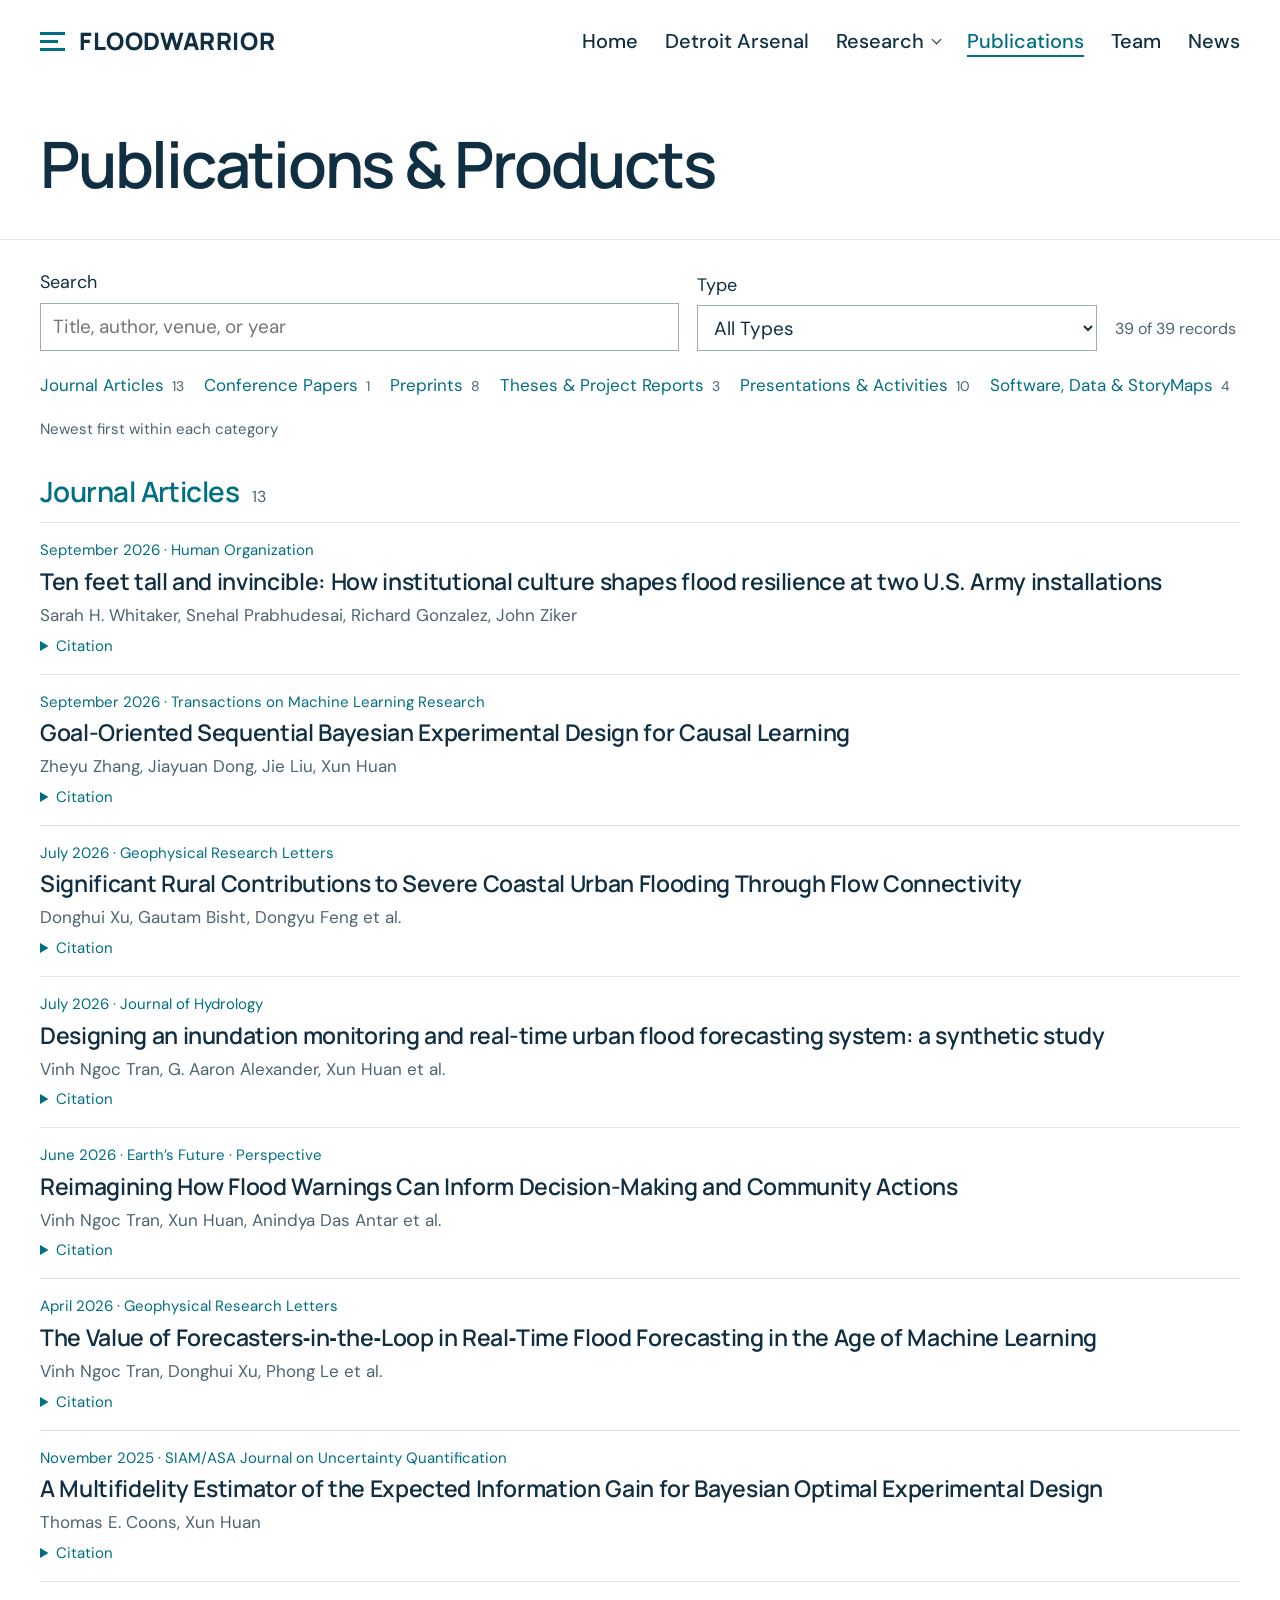
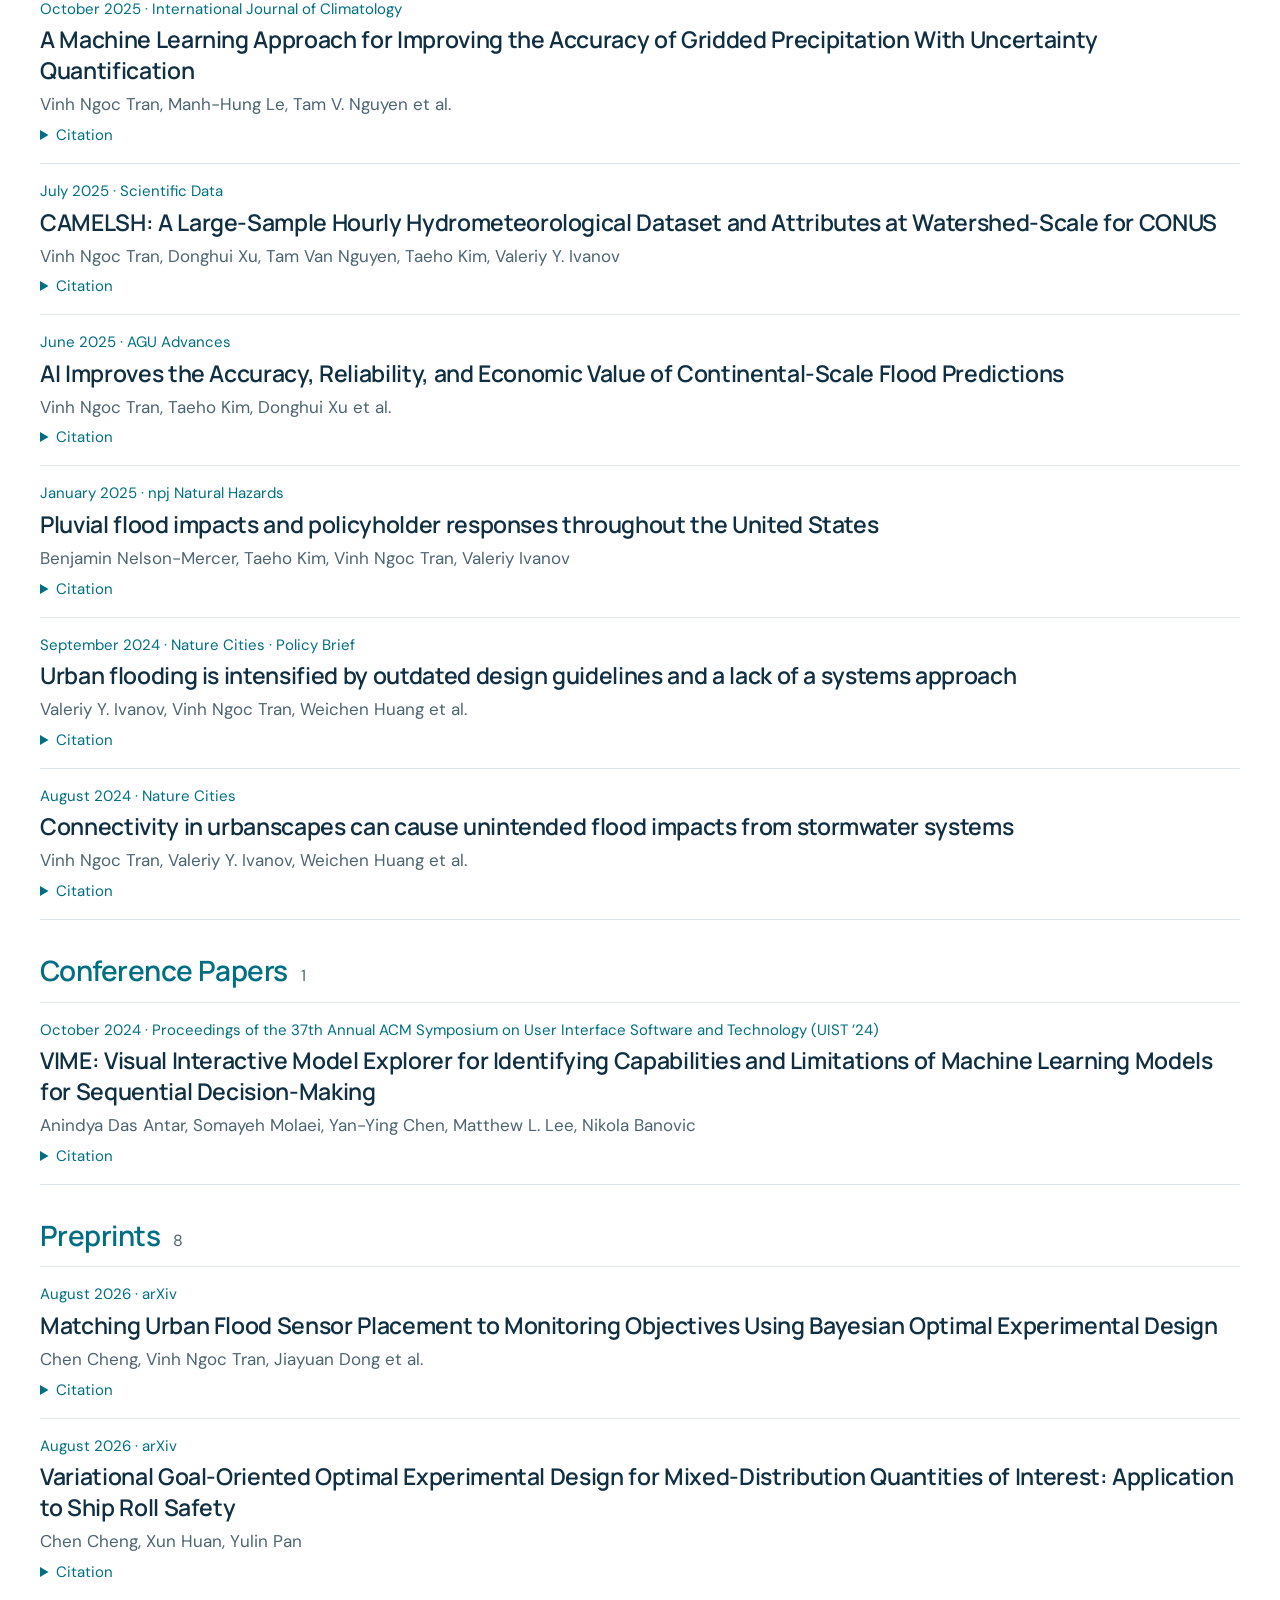
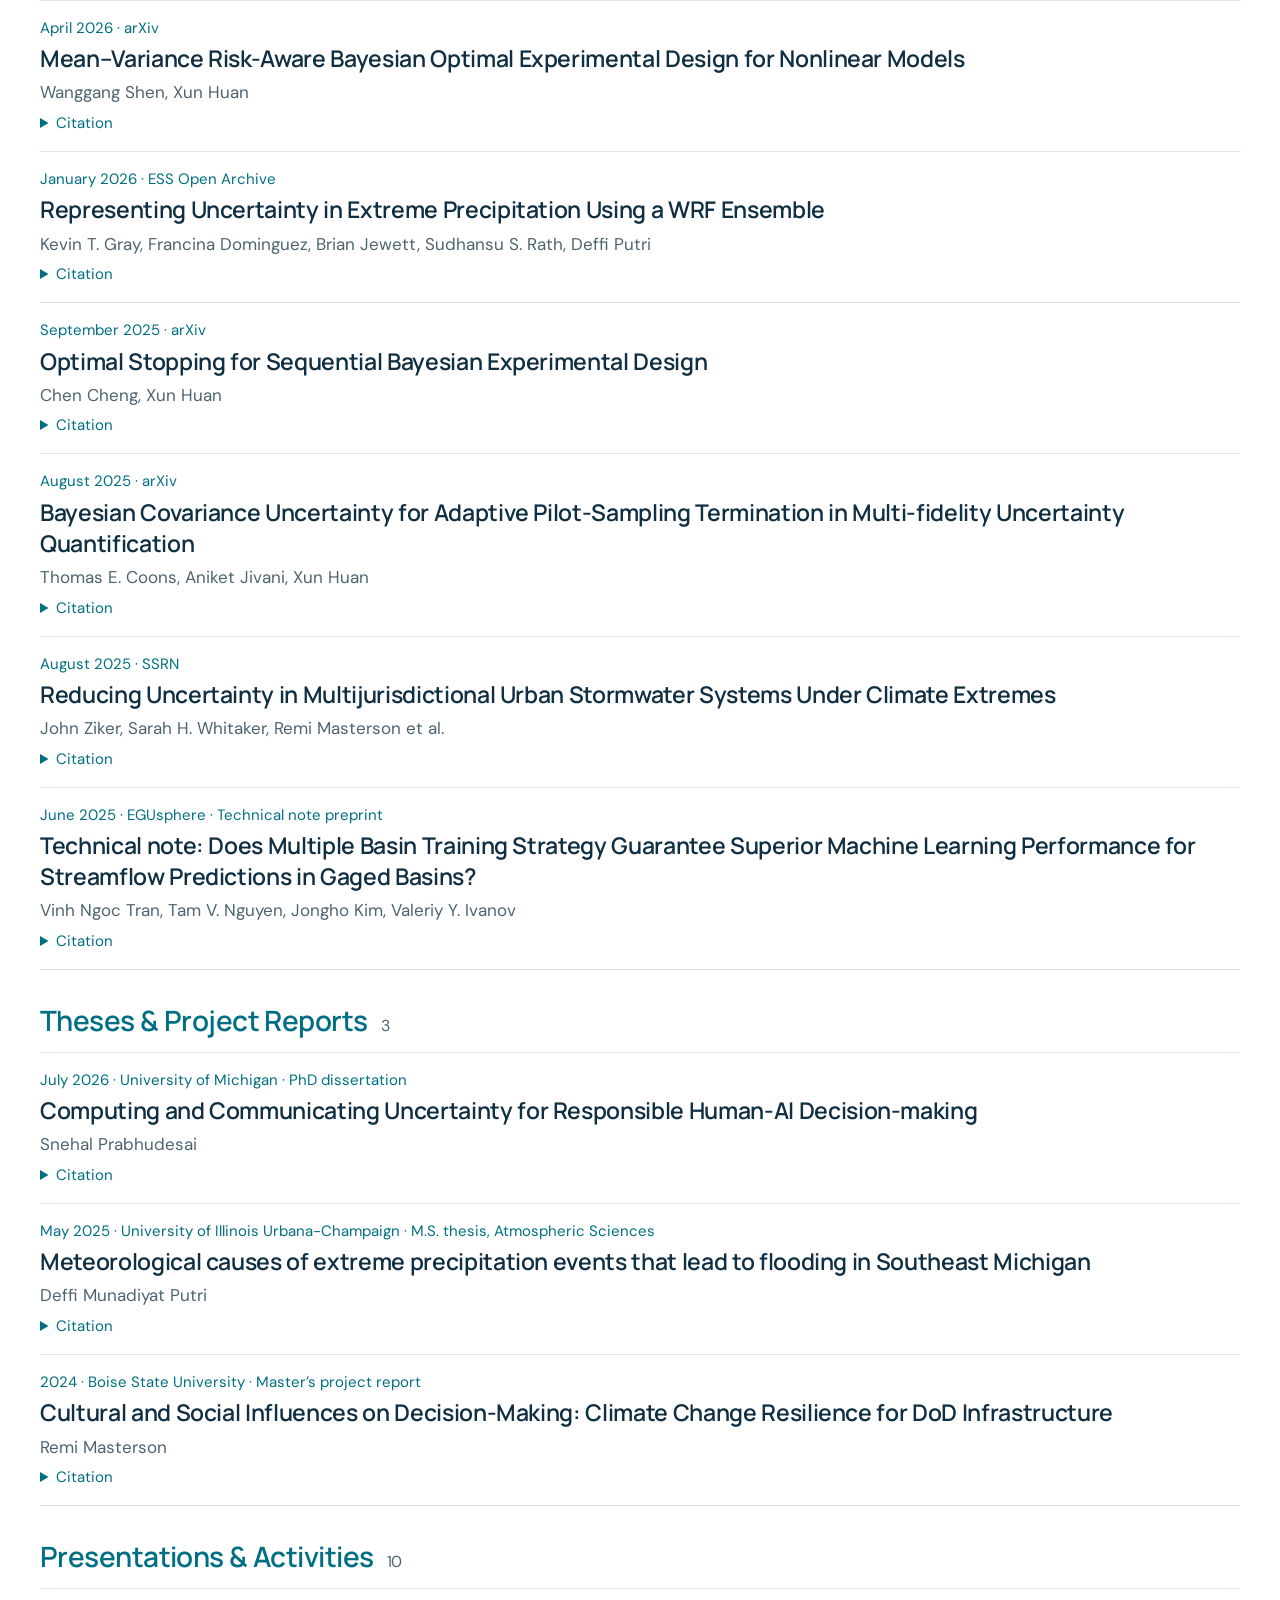
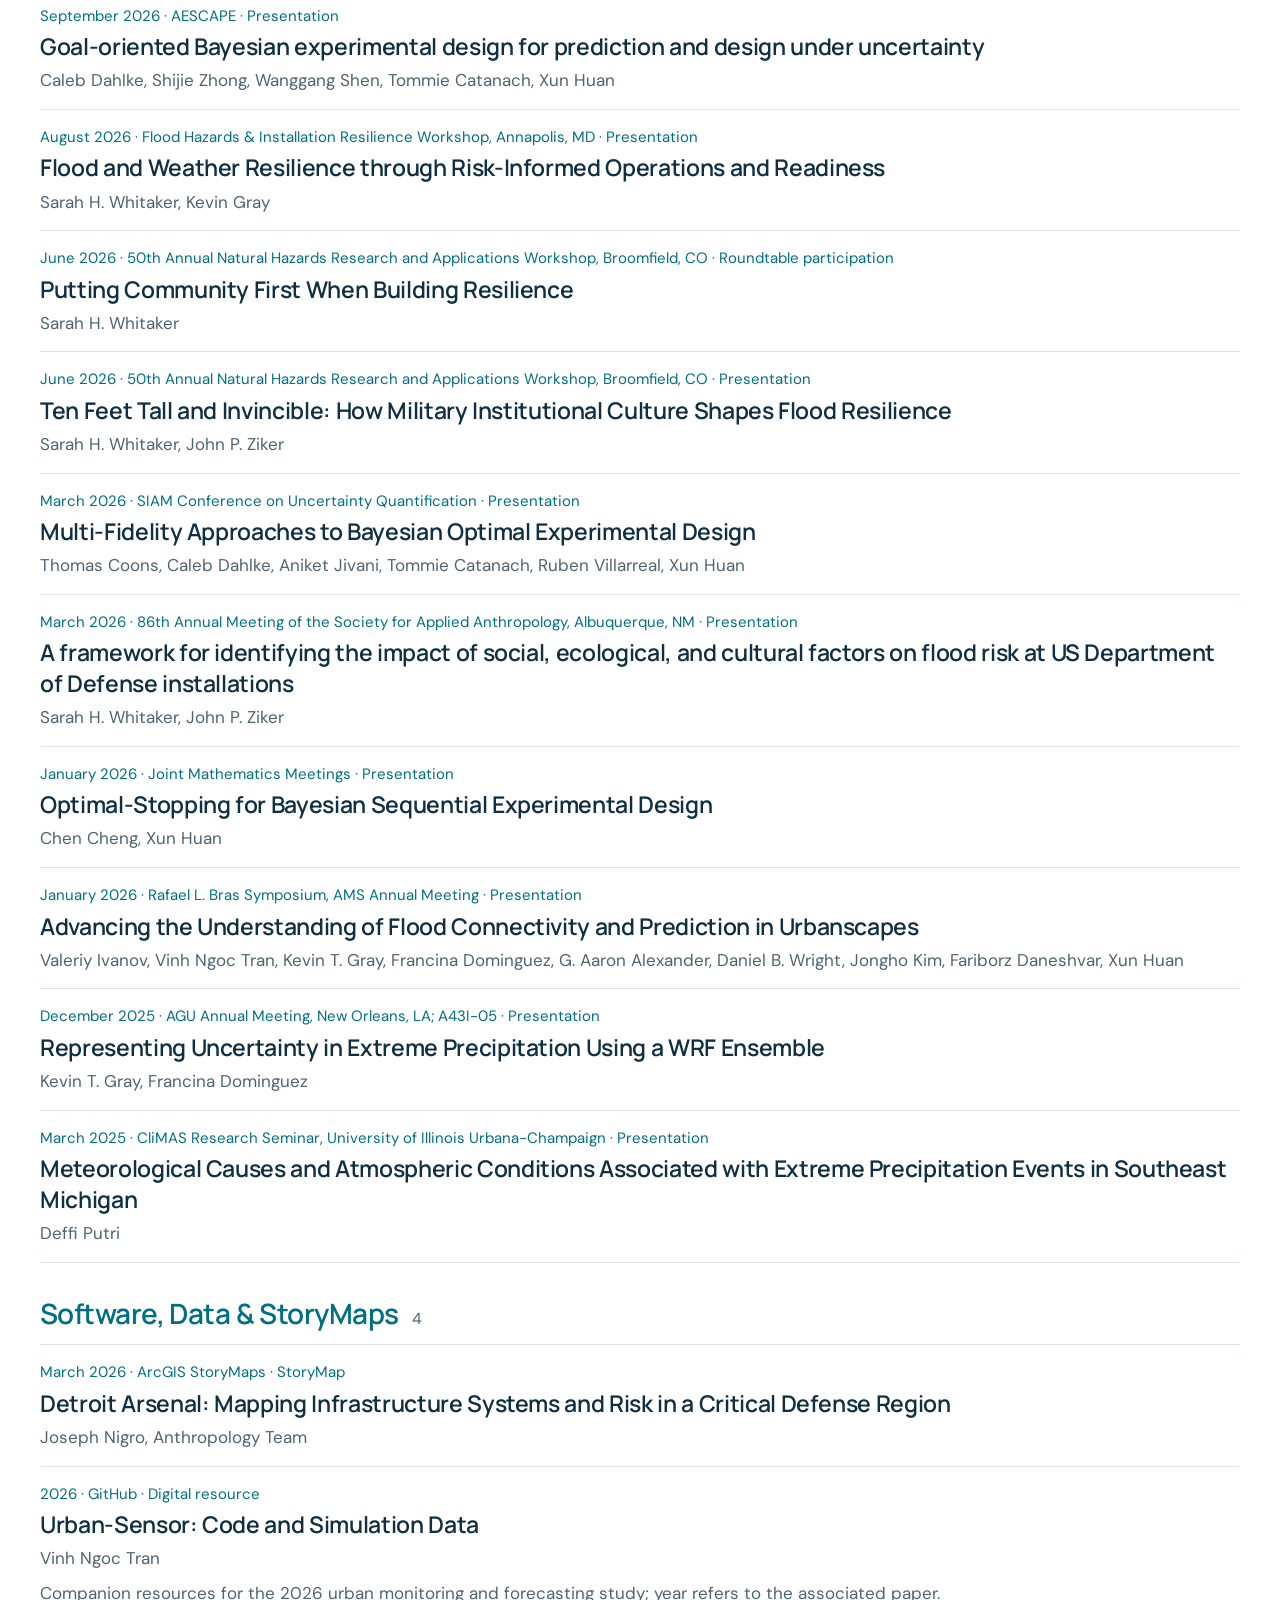
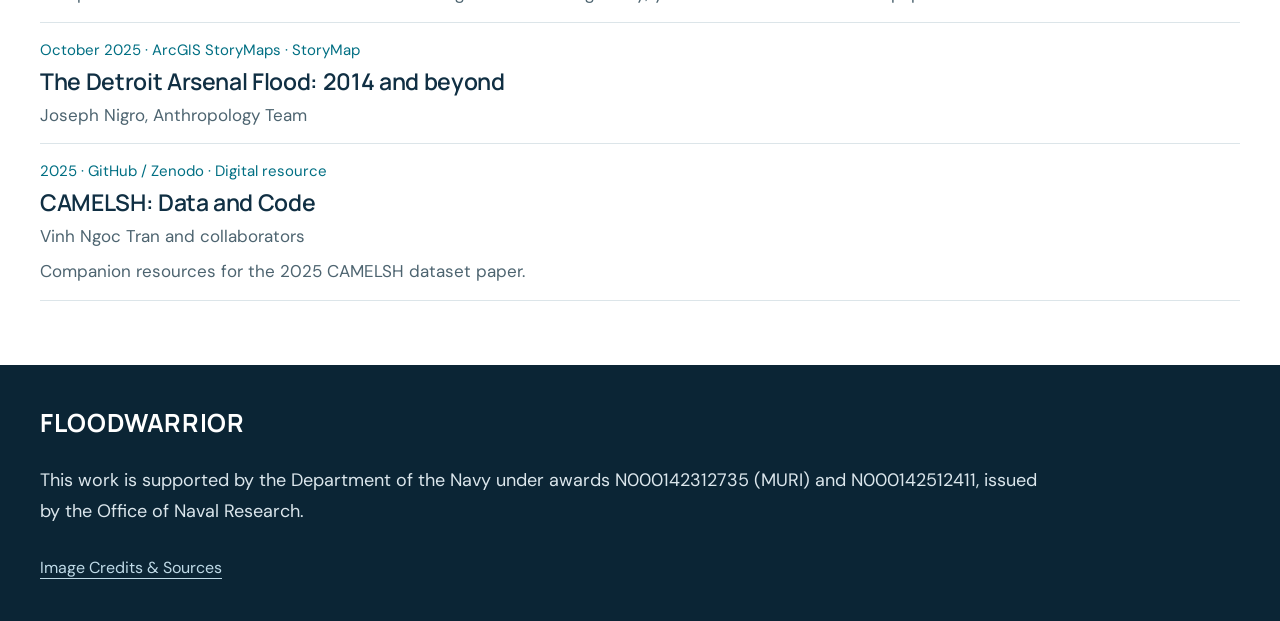
<file: publications.html>
<!doctype html><html lang="en"><head><meta charset="utf-8"><meta name="viewport" content="width=device-width,initial-scale=1"><meta name="description" content="FLOODWARRIOR: flood prediction, human behavior, and decisions under uncertainty."><meta name="theme-color" content="#102f43"><title>Publications & Products | FLOODWARRIOR</title><link rel="icon" href="data:image/svg+xml,%3Csvg xmlns='http://www.w3.org/2000/svg' viewBox='0 0 32 32'%3E%3Crect width='32' height='32' rx='7' fill='%23102f43'/%3E%3Cpath d='M6 11h20M6 17h15M6 23h20' stroke='%237ed7de' stroke-width='3'/%3E%3C/svg%3E"><link rel="stylesheet" href="assets/styles.css?v=20261103-catalog"></head><body id="top"><a class="skip-link" href="#main">Skip to content</a><header class="site-header"><a href="index.html" class="brand" aria-label="FLOODWARRIOR home"><span class="brand-mark" aria-hidden="true"><i></i><i></i><i></i></span>FLOODWARRIOR</a><nav aria-label="Main navigation"><a href="index.html" >Home</a><a href="index.html#detroit-arsenal">Detroit Arsenal</a><details class="research-menu"><summary >Research</summary><div class="research-dropdown"><a href="index.html#research">Research Overview</a><a href="research/atmospheric-science.html" >Atmospheric Science</a><a href="research/flood-science.html" >Flood Science</a><a href="research/anthropology.html" >Anthropology</a><a href="research/decision-support.html" >Decision Support &amp; Visualization</a><a href="research/uncertainty-quantification.html" >Uncertainty Quantification</a><a href="research/decision-science.html" >Decision Science</a></div></details><a href="publications.html" aria-current="page">Publications</a><a href="team.html" >Team</a><a href="news.html">News</a></nav></header><main id="main"><section class="page-heading section"><h1>Publications &amp; Products</h1></section><section class="section bibliography-section"><div class="bib-controls" hidden><label for="bib-search">Search<input id="bib-search" type="search" placeholder="Title, author, venue, or year"></label><label for="bib-category">Type<select id="bib-category"><option value="all">All Types</option><option value="journals">Journal Articles</option><option value="conferences">Conference Papers</option><option value="preprints">Preprints</option><option value="theses">Theses &amp; Project Reports</option><option value="presentations">Presentations &amp; Activities</option><option value="products">Software, Data &amp; StoryMaps</option></select></label><p id="bib-count" role="status" aria-live="polite">39 records</p></div><div class="category-links" role="navigation" aria-label="Publication categories"><a href="#journals" data-group-link="journals">Journal Articles <span>13</span></a><a href="#conferences" data-group-link="conferences">Conference Papers <span>1</span></a><a href="#preprints" data-group-link="preprints">Preprints <span>8</span></a><a href="#theses" data-group-link="theses">Theses &amp; Project Reports <span>3</span></a><a href="#presentations" data-group-link="presentations">Presentations &amp; Activities <span>10</span></a><a href="#products" data-group-link="products">Software, Data &amp; StoryMaps <span>4</span></a></div><p class="sort-label">Newest first within each category</p><section class="bib-group" id="journals" aria-labelledby="heading-journals"><h2 id="heading-journals">Journal Articles <span class="group-count">13</span></h2><div class="publication-list"><article class="publication bib-entry" id="institutional-culture-2026" data-category="journals" data-date="2026-09-24" data-search="ten feet tall and invincible: how institutional culture shapes flood resilience at two u.s. army installations sarah h. whitaker snehal prabhudesai richard gonzalez john ziker human organization 2026 2026-09-24 journal articles 10.1080/00187259.2026.2727861">
<p class="pub-meta">September 2026 · Human Organization</p>
<h3><a href="https://doi.org/10.1080/00187259.2026.2727861">Ten feet tall and invincible: How institutional culture shapes flood resilience at two U.S. Army installations</a></h3>
<p class="citation-authors">Sarah H. Whitaker, Snehal Prabhudesai, Richard Gonzalez, John Ziker</p>
<details><summary>Citation<span class="sr-only"> for Ten feet tall and invincible: How institutional culture shapes flood resilience at two U.S. Army installations</span></summary><p class="pub-authors">Sarah H. Whitaker, Snehal Prabhudesai, Richard Gonzalez, John Ziker (2026). Ten feet tall and invincible: How institutional culture shapes flood resilience at two U.S. Army installations. Human Organization, pp. 1–13. <a href="https://doi.org/10.1080/00187259.2026.2727861">doi:10.1080/00187259.2026.2727861</a></p></details>
</article>
<article class="publication bib-entry" id="causal-learning-2026" data-category="journals" data-date="2026-09" data-search="goal-oriented sequential bayesian experimental design for causal learning zheyu zhang jiayuan dong jie liu xun huan transactions on machine learning research 2026 2026-09 journal articles ">
<p class="pub-meta">September 2026 · Transactions on Machine Learning Research</p>
<h3><a href="https://openreview.net/forum?id=6dVCZT7pO2">Goal-Oriented Sequential Bayesian Experimental Design for Causal Learning</a></h3>
<p class="citation-authors">Zheyu Zhang, Jiayuan Dong, Jie Liu, Xun Huan</p>
<details><summary>Citation<span class="sr-only"> for Goal-Oriented Sequential Bayesian Experimental Design for Causal Learning</span></summary><p class="pub-authors">Zheyu Zhang, Jiayuan Dong, Jie Liu, Xun Huan (2026). Goal-Oriented Sequential Bayesian Experimental Design for Causal Learning. Transactions on Machine Learning Research.</p></details>
</article>
<article class="publication bib-entry" id="rural-urban-connectivity-2026" data-category="journals" data-date="2026-07-11" data-search="significant rural contributions to severe coastal urban flooding through flow connectivity donghui xu gautam bisht dongyu feng zeli tan dalei hao darren engwirda james j. benedict vinh ngoc tran mukesh kumar valeriy ivanov l. ruby leung geophysical research letters 2026 2026-07-11 journal articles 10.1029/2026gl122550">
<p class="pub-meta">July 2026 · Geophysical Research Letters</p>
<h3><a href="https://doi.org/10.1029/2026GL122550">Significant Rural Contributions to Severe Coastal Urban Flooding Through Flow Connectivity</a></h3>
<p class="citation-authors">Donghui Xu, Gautam Bisht, Dongyu Feng et al.</p>
<details><summary>Citation<span class="sr-only"> for Significant Rural Contributions to Severe Coastal Urban Flooding Through Flow Connectivity</span></summary><p class="pub-authors">Donghui Xu, Gautam Bisht, Dongyu Feng, Zeli Tan, Dalei Hao, Darren Engwirda, James J. Benedict, Vinh Ngoc Tran, Mukesh Kumar, Valeriy Ivanov, L. Ruby Leung (2026). Significant Rural Contributions to Severe Coastal Urban Flooding Through Flow Connectivity. Geophysical Research Letters, 53(14), article e2026GL122550. <a href="https://doi.org/10.1029/2026GL122550">doi:10.1029/2026GL122550</a></p></details>
</article>
<article class="publication bib-entry" id="urban-monitoring-2026" data-category="journals" data-date="2026-07" data-search="designing an inundation monitoring and real-time urban flood forecasting system: a synthetic study vinh ngoc tran g. aaron alexander xun huan chen cheng francina dominguez brian jewett kevin gray jongho kim daniel b. wright valeriy y. ivanov journal of hydrology 2026 2026-07 journal articles 10.1016/j.jhydrol.2026.135520">
<p class="pub-meta">July 2026 · Journal of Hydrology</p>
<h3><a href="https://doi.org/10.1016/j.jhydrol.2026.135520">Designing an inundation monitoring and real-time urban flood forecasting system: a synthetic study</a></h3>
<p class="citation-authors">Vinh Ngoc Tran, G. Aaron Alexander, Xun Huan et al.</p>
<details><summary>Citation<span class="sr-only"> for Designing an inundation monitoring and real-time urban flood forecasting system: a synthetic study</span></summary><p class="pub-authors">Vinh Ngoc Tran, G. Aaron Alexander, Xun Huan, Chen Cheng, Francina Dominguez, Brian Jewett, Kevin Gray, Jongho Kim, Daniel B. Wright, Valeriy Y. Ivanov (2026). Designing an inundation monitoring and real-time urban flood forecasting system: a synthetic study. Journal of Hydrology, 674, article 135520. <a href="https://doi.org/10.1016/j.jhydrol.2026.135520">doi:10.1016/j.jhydrol.2026.135520</a></p></details>
</article>
<article class="publication bib-entry" id="flood-warnings-decisions-2026" data-category="journals" data-date="2026-06-23" data-search="reimagining how flood warnings can inform decision-making and community actions vinh ngoc tran xun huan anindya das antar nikola banovic jeff h. bednar shannon marie bergt chen cheng francina dominguez simone fatichi richard gonzalez kevin gray brian jewett jongho kim phong v.v. le dan lu snehal prabhudesai deffi putri sudhansu rath khachik sargsyan sarah h. whitaker daniel b. wright donghui xu john p. ziker valeriy y. ivanov earth’s future 2026 2026-06-23 journal articles 10.1029/2026ef008857">
<p class="pub-meta">June 2026 · Earth’s Future · Perspective</p>
<h3><a href="https://doi.org/10.1029/2026EF008857">Reimagining How Flood Warnings Can Inform Decision-Making and Community Actions</a></h3>
<p class="citation-authors">Vinh Ngoc Tran, Xun Huan, Anindya Das Antar et al.</p>
<details><summary>Citation<span class="sr-only"> for Reimagining How Flood Warnings Can Inform Decision-Making and Community Actions</span></summary><p class="pub-authors">Vinh Ngoc Tran, Xun Huan, Anindya Das Antar, Nikola Banovic, Jeff H. Bednar, Shannon Marie Bergt, Chen Cheng, Francina Dominguez, Simone Fatichi, Richard Gonzalez, Kevin Gray, Brian Jewett, Jongho Kim, Phong V.V. Le, Dan Lu, Snehal Prabhudesai, Deffi Putri, Sudhansu Rath, Khachik Sargsyan, Sarah H. Whitaker, Daniel B. Wright, Donghui Xu, John P. Ziker, Valeriy Y. Ivanov (2026). Reimagining How Flood Warnings Can Inform Decision-Making and Community Actions. Earth’s Future, 14(6), article e2026EF008857. <a href="https://doi.org/10.1029/2026EF008857">doi:10.1029/2026EF008857</a></p></details>
</article>
<article class="publication bib-entry" id="forecasters-loop-2026" data-category="journals" data-date="2026-04-24" data-search="the value of forecasters‐in‐the‐loop in real‐time flood forecasting in the age of machine learning vinh ngoc tran donghui xu phong le jongho kim tam van nguyen giang tien nguyen pedro j. restrepo valeriy y. ivanov geophysical research letters 2026 2026-04-24 journal articles 10.1029/2025gl118317">
<p class="pub-meta">April 2026 · Geophysical Research Letters</p>
<h3><a href="https://doi.org/10.1029/2025GL118317">The Value of Forecasters‐in‐the‐Loop in Real‐Time Flood Forecasting in the Age of Machine Learning</a></h3>
<p class="citation-authors">Vinh Ngoc Tran, Donghui Xu, Phong Le et al.</p>
<details><summary>Citation<span class="sr-only"> for The Value of Forecasters‐in‐the‐Loop in Real‐Time Flood Forecasting in the Age of Machine Learning</span></summary><p class="pub-authors">Vinh Ngoc Tran, Donghui Xu, Phong Le, Jongho Kim, Tam Van Nguyen, Giang Tien Nguyen, Pedro J. Restrepo, Valeriy Y. Ivanov (2026). The Value of Forecasters‐in‐the‐Loop in Real‐Time Flood Forecasting in the Age of Machine Learning. Geophysical Research Letters, 53(8), article e2025GL118317. <a href="https://doi.org/10.1029/2025GL118317">doi:10.1029/2025GL118317</a></p></details>
</article>
<article class="publication bib-entry" id="multifidelity-eig-2025" data-category="journals" data-date="2025-11-25" data-search="a multifidelity estimator of the expected information gain for bayesian optimal experimental design thomas e. coons xun huan siam/asa journal on uncertainty quantification 2025 2025-11-25 journal articles 10.1137/25m1731812">
<p class="pub-meta">November 2025 · SIAM/ASA Journal on Uncertainty Quantification</p>
<h3><a href="https://doi.org/10.1137/25M1731812">A Multifidelity Estimator of the Expected Information Gain for Bayesian Optimal Experimental Design</a></h3>
<p class="citation-authors">Thomas E. Coons, Xun Huan</p>
<details><summary>Citation<span class="sr-only"> for A Multifidelity Estimator of the Expected Information Gain for Bayesian Optimal Experimental Design</span></summary><p class="pub-authors">Thomas E. Coons, Xun Huan (2025). A Multifidelity Estimator of the Expected Information Gain for Bayesian Optimal Experimental Design. SIAM/ASA Journal on Uncertainty Quantification, 13(4), pp. 1990–2021. <a href="https://doi.org/10.1137/25M1731812">doi:10.1137/25M1731812</a></p></details>
</article>
<article class="publication bib-entry" id="precipitation-uq-2026" data-category="journals" data-date="2025-10-17" data-search="a machine learning approach for improving the accuracy of gridded precipitation with uncertainty quantification vinh ngoc tran manh-hung le tam v. nguyen trong dieu hien le hung t. t. nguyen hong xuan do binh quang nguyen doan van binh tu hoang le hung thanh pham hoang tran thanh duc dang john d. bolten tan phan-van thanh ngo-duc venkataraman lakshmi international journal of climatology 2026 2025-10-17 journal articles 10.1002/joc.70161">
<p class="pub-meta">October 2025 · International Journal of Climatology</p>
<h3><a href="https://doi.org/10.1002/joc.70161">A Machine Learning Approach for Improving the Accuracy of Gridded Precipitation With Uncertainty Quantification</a></h3>
<p class="citation-authors">Vinh Ngoc Tran, Manh-Hung Le, Tam V. Nguyen et al.</p>
<details><summary>Citation<span class="sr-only"> for A Machine Learning Approach for Improving the Accuracy of Gridded Precipitation With Uncertainty Quantification</span></summary><p class="pub-authors">Vinh Ngoc Tran, Manh-Hung Le, Tam V. Nguyen, Trong Dieu Hien Le, Hung T. T. Nguyen, Hong Xuan Do, Binh Quang Nguyen, Doan Van Binh, Tu Hoang Le, Hung Thanh Pham, Hoang Tran, Thanh Duc Dang, John D. Bolten, Tan Phan-Van, Thanh Ngo-Duc, Venkataraman Lakshmi (2026). A Machine Learning Approach for Improving the Accuracy of Gridded Precipitation With Uncertainty Quantification. International Journal of Climatology, 46(1), article e70161. <a href="https://doi.org/10.1002/joc.70161">doi:10.1002/joc.70161</a></p></details>
</article>
<article class="publication bib-entry" id="camelsh-2025" data-category="journals" data-date="2025-07-28" data-search="camelsh: a large-sample hourly hydrometeorological dataset and attributes at watershed-scale for conus vinh ngoc tran donghui xu tam van nguyen taeho kim valeriy y. ivanov scientific data 2025 2025-07-28 journal articles 10.1038/s41597-025-05612-6">
<p class="pub-meta">July 2025 · Scientific Data</p>
<h3><a href="https://doi.org/10.1038/s41597-025-05612-6">CAMELSH: A Large-Sample Hourly Hydrometeorological Dataset and Attributes at Watershed-Scale for CONUS</a></h3>
<p class="citation-authors">Vinh Ngoc Tran, Donghui Xu, Tam Van Nguyen, Taeho Kim, Valeriy Y. Ivanov</p>
<details><summary>Citation<span class="sr-only"> for CAMELSH: A Large-Sample Hourly Hydrometeorological Dataset and Attributes at Watershed-Scale for CONUS</span></summary><p class="pub-authors">Vinh Ngoc Tran, Donghui Xu, Tam Van Nguyen, Taeho Kim, Valeriy Y. Ivanov (2025). CAMELSH: A Large-Sample Hourly Hydrometeorological Dataset and Attributes at Watershed-Scale for CONUS. Scientific Data, 12, article 1307. <a href="https://doi.org/10.1038/s41597-025-05612-6">doi:10.1038/s41597-025-05612-6</a></p></details>
</article>
<article class="publication bib-entry" id="errorcastnet-2025" data-category="journals" data-date="2025-06-19" data-search="ai improves the accuracy, reliability, and economic value of continental-scale flood predictions vinh ngoc tran taeho kim donghui xu hoang tran manh-hung le thanh-nhan-duc tran jongho kim trung duc tran daniel b. wright pedro restrepo valeriy y. ivanov agu advances 2025 2025-06-19 journal articles 10.1029/2025av001678">
<p class="pub-meta">June 2025 · AGU Advances</p>
<h3><a href="https://doi.org/10.1029/2025AV001678">AI Improves the Accuracy, Reliability, and Economic Value of Continental-Scale Flood Predictions</a></h3>
<p class="citation-authors">Vinh Ngoc Tran, Taeho Kim, Donghui Xu et al.</p>
<details><summary>Citation<span class="sr-only"> for AI Improves the Accuracy, Reliability, and Economic Value of Continental-Scale Flood Predictions</span></summary><p class="pub-authors">Vinh Ngoc Tran, Taeho Kim, Donghui Xu, Hoang Tran, Manh-Hung Le, Thanh-Nhan-Duc Tran, Jongho Kim, Trung Duc Tran, Daniel B. Wright, Pedro Restrepo, Valeriy Y. Ivanov (2025). AI Improves the Accuracy, Reliability, and Economic Value of Continental-Scale Flood Predictions. AGU Advances, 6(3), article e2025AV001678. <a href="https://doi.org/10.1029/2025AV001678">doi:10.1029/2025AV001678</a></p></details>
</article>
<article class="publication bib-entry" id="pluvial-impacts-2025" data-category="journals" data-date="2025-01-24" data-search="pluvial flood impacts and policyholder responses throughout the united states benjamin nelson-mercer taeho kim vinh ngoc tran valeriy ivanov npj natural hazards 2025 2025-01-24 journal articles 10.1038/s44304-025-00058-7">
<p class="pub-meta">January 2025 · npj Natural Hazards</p>
<h3><a href="https://doi.org/10.1038/s44304-025-00058-7">Pluvial flood impacts and policyholder responses throughout the United States</a></h3>
<p class="citation-authors">Benjamin Nelson-Mercer, Taeho Kim, Vinh Ngoc Tran, Valeriy Ivanov</p>
<details><summary>Citation<span class="sr-only"> for Pluvial flood impacts and policyholder responses throughout the United States</span></summary><p class="pub-authors">Benjamin Nelson-Mercer, Taeho Kim, Vinh Ngoc Tran, Valeriy Ivanov (2025). Pluvial flood impacts and policyholder responses throughout the United States. npj Natural Hazards, 2, article 8. <a href="https://doi.org/10.1038/s44304-025-00058-7">doi:10.1038/s44304-025-00058-7</a></p></details>
</article>
<article class="publication bib-entry" id="urban-policy-brief-2024" data-category="journals" data-date="2024-09-06" data-search="urban flooding is intensified by outdated design guidelines and a lack of a systems approach valeriy y. ivanov vinh ngoc tran weichen huang kevin murphy fariborz daneshvar jeff h. bednar g. aaron alexander jongho kim daniel b. wright nature cities 2024 2024-09-06 journal articles 10.1038/s44284-024-00128-3">
<p class="pub-meta">September 2024 · Nature Cities · Policy Brief</p>
<h3><a href="https://doi.org/10.1038/s44284-024-00128-3">Urban flooding is intensified by outdated design guidelines and a lack of a systems approach</a></h3>
<p class="citation-authors">Valeriy Y. Ivanov, Vinh Ngoc Tran, Weichen Huang et al.</p>
<details><summary>Citation<span class="sr-only"> for Urban flooding is intensified by outdated design guidelines and a lack of a systems approach</span></summary><p class="pub-authors">Valeriy Y. Ivanov, Vinh Ngoc Tran, Weichen Huang, Kevin Murphy, Fariborz Daneshvar, Jeff H. Bednar, G. Aaron Alexander, Jongho Kim, Daniel B. Wright (2024). Urban flooding is intensified by outdated design guidelines and a lack of a systems approach. Nature Cities, 1, pp. 626–627. <a href="https://doi.org/10.1038/s44284-024-00128-3">doi:10.1038/s44284-024-00128-3</a></p></details>
</article>
<article class="publication bib-entry" id="urban-connectivity-2024" data-category="journals" data-date="2024-08-27" data-search="connectivity in urbanscapes can cause unintended flood impacts from stormwater systems vinh ngoc tran valeriy y. ivanov weichen huang kevin murphy fariborz daneshvar jeff h. bednar g. aaron alexander jongho kim daniel b. wright nature cities 2024 2024-08-27 journal articles 10.1038/s44284-024-00116-7">
<p class="pub-meta">August 2024 · Nature Cities</p>
<h3><a href="https://doi.org/10.1038/s44284-024-00116-7">Connectivity in urbanscapes can cause unintended flood impacts from stormwater systems</a></h3>
<p class="citation-authors">Vinh Ngoc Tran, Valeriy Y. Ivanov, Weichen Huang et al.</p>
<details><summary>Citation<span class="sr-only"> for Connectivity in urbanscapes can cause unintended flood impacts from stormwater systems</span></summary><p class="pub-authors">Vinh Ngoc Tran, Valeriy Y. Ivanov, Weichen Huang, Kevin Murphy, Fariborz Daneshvar, Jeff H. Bednar, G. Aaron Alexander, Jongho Kim, Daniel B. Wright (2024). Connectivity in urbanscapes can cause unintended flood impacts from stormwater systems. Nature Cities, 1, pp. 654–664. <a href="https://doi.org/10.1038/s44284-024-00116-7">doi:10.1038/s44284-024-00116-7</a></p></details>
</article></div></section><section class="bib-group" id="conferences" aria-labelledby="heading-conferences"><h2 id="heading-conferences">Conference Papers <span class="group-count">1</span></h2><div class="publication-list"><article class="publication bib-entry" id="vime-2024" data-category="conferences" data-date="2024-10-11" data-search="vime: visual interactive model explorer for identifying capabilities and limitations of machine learning models for sequential decision-making anindya das antar somayeh molaei yan-ying chen matthew l. lee nikola banovic proceedings of the 37th annual acm symposium on user interface software and technology (uist ’24) 2024 2024-10-11 conference papers 10.1145/3654777.3676323">
<p class="pub-meta">October 2024 · Proceedings of the 37th Annual ACM Symposium on User Interface Software and Technology (UIST ’24)</p>
<h3><a href="https://doi.org/10.1145/3654777.3676323">VIME: Visual Interactive Model Explorer for Identifying Capabilities and Limitations of Machine Learning Models for Sequential Decision-Making</a></h3>
<p class="citation-authors">Anindya Das Antar, Somayeh Molaei, Yan-Ying Chen, Matthew L. Lee, Nikola Banovic</p>
<details><summary>Citation<span class="sr-only"> for VIME: Visual Interactive Model Explorer for Identifying Capabilities and Limitations of Machine Learning Models for Sequential Decision-Making</span></summary><p class="pub-authors">Anindya Das Antar, Somayeh Molaei, Yan-Ying Chen, Matthew L. Lee, Nikola Banovic (2024). VIME: Visual Interactive Model Explorer for Identifying Capabilities and Limitations of Machine Learning Models for Sequential Decision-Making. Proceedings of the 37th Annual ACM Symposium on User Interface Software and Technology (UIST ’24), pp. 1–21, article 59. <a href="https://doi.org/10.1145/3654777.3676323">doi:10.1145/3654777.3676323</a></p></details>
</article></div></section><section class="bib-group" id="preprints" aria-labelledby="heading-preprints"><h2 id="heading-preprints">Preprints <span class="group-count">8</span></h2><div class="publication-list"><article class="publication bib-entry" id="goal-oriented-flood-sensors-2026" data-category="preprints" data-date="2026-08-21" data-search="matching urban flood sensor placement to monitoring objectives using bayesian optimal experimental design chen cheng vinh ngoc tran jiayuan dong sarah whitaker shannon bergt john ziker valeriy y. ivanov xun huan arxiv 2026 2026-08-21 preprints 10.48550/arxiv.2608.21182">
<p class="pub-meta">August 2026 · arXiv</p>
<h3><a href="https://arxiv.org/abs/2608.21182">Matching Urban Flood Sensor Placement to Monitoring Objectives Using Bayesian Optimal Experimental Design</a></h3>
<p class="citation-authors">Chen Cheng, Vinh Ngoc Tran, Jiayuan Dong et al.</p>
<details><summary>Citation<span class="sr-only"> for Matching Urban Flood Sensor Placement to Monitoring Objectives Using Bayesian Optimal Experimental Design</span></summary><p class="pub-authors">Chen Cheng, Vinh Ngoc Tran, Jiayuan Dong, Sarah Whitaker, Shannon Bergt, John Ziker, Valeriy Y. Ivanov, Xun Huan (2026). Matching Urban Flood Sensor Placement to Monitoring Objectives Using Bayesian Optimal Experimental Design. arXiv. <a href="https://doi.org/10.48550/arXiv.2608.21182">doi:10.48550/arXiv.2608.21182</a></p></details>
</article>
<article class="publication bib-entry" id="ship-roll-design-2026" data-category="preprints" data-date="2026-08-20" data-search="variational goal-oriented optimal experimental design for mixed-distribution quantities of interest: application to ship roll safety chen cheng xun huan yulin pan arxiv 2026 2026-08-20 preprints 10.48550/arxiv.2608.19631">
<p class="pub-meta">August 2026 · arXiv</p>
<h3><a href="https://arxiv.org/abs/2608.19631">Variational Goal-Oriented Optimal Experimental Design for Mixed-Distribution Quantities of Interest: Application to Ship Roll Safety</a></h3>
<p class="citation-authors">Chen Cheng, Xun Huan, Yulin Pan</p>
<details><summary>Citation<span class="sr-only"> for Variational Goal-Oriented Optimal Experimental Design for Mixed-Distribution Quantities of Interest: Application to Ship Roll Safety</span></summary><p class="pub-authors">Chen Cheng, Xun Huan, Yulin Pan (2026). Variational Goal-Oriented Optimal Experimental Design for Mixed-Distribution Quantities of Interest: Application to Ship Roll Safety. arXiv. <a href="https://doi.org/10.48550/arXiv.2608.19631">doi:10.48550/arXiv.2608.19631</a></p></details>
</article>
<article class="publication bib-entry" id="risk-aware-design-2026" data-category="preprints" data-date="2026-04-05" data-search="mean–variance risk-aware bayesian optimal experimental design for nonlinear models wanggang shen xun huan arxiv 2026 2026-04-05 preprints 10.48550/arxiv.2604.04315">
<p class="pub-meta">April 2026 · arXiv</p>
<h3><a href="https://arxiv.org/abs/2604.04315">Mean–Variance Risk-Aware Bayesian Optimal Experimental Design for Nonlinear Models</a></h3>
<p class="citation-authors">Wanggang Shen, Xun Huan</p>
<details><summary>Citation<span class="sr-only"> for Mean–Variance Risk-Aware Bayesian Optimal Experimental Design for Nonlinear Models</span></summary><p class="pub-authors">Wanggang Shen, Xun Huan (2026). Mean–Variance Risk-Aware Bayesian Optimal Experimental Design for Nonlinear Models. arXiv. <a href="https://doi.org/10.48550/arXiv.2604.04315">doi:10.48550/arXiv.2604.04315</a></p></details>
</article>
<article class="publication bib-entry" id="wrf-ensemble-2026" data-category="preprints" data-date="2026-01-14" data-search="representing uncertainty in extreme precipitation using a wrf ensemble kevin t. gray francina dominguez brian jewett sudhansu s. rath deffi putri ess open archive 2026 2026-01-14 preprints 10.22541/essoar.176840905.58668584/v1">
<p class="pub-meta">January 2026 · ESS Open Archive</p>
<h3><a href="https://doi.org/10.22541/essoar.176840905.58668584/v1">Representing Uncertainty in Extreme Precipitation Using a WRF Ensemble</a></h3>
<p class="citation-authors">Kevin T. Gray, Francina Dominguez, Brian Jewett, Sudhansu S. Rath, Deffi Putri</p>
<details><summary>Citation<span class="sr-only"> for Representing Uncertainty in Extreme Precipitation Using a WRF Ensemble</span></summary><p class="pub-authors">Kevin T. Gray, Francina Dominguez, Brian Jewett, Sudhansu S. Rath, Deffi Putri (2026). Representing Uncertainty in Extreme Precipitation Using a WRF Ensemble. ESS Open Archive. <a href="https://doi.org/10.22541/essoar.176840905.58668584/v1">doi:10.22541/essoar.176840905.58668584/v1</a></p></details>
</article>
<article class="publication bib-entry" id="optimal-stopping-2025" data-category="preprints" data-date="2025-09-26" data-search="optimal stopping for sequential bayesian experimental design chen cheng xun huan arxiv 2025 2025-09-26 preprints 10.48550/arxiv.2509.21734">
<p class="pub-meta">September 2025 · arXiv</p>
<h3><a href="https://arxiv.org/abs/2509.21734">Optimal Stopping for Sequential Bayesian Experimental Design</a></h3>
<p class="citation-authors">Chen Cheng, Xun Huan</p>
<details><summary>Citation<span class="sr-only"> for Optimal Stopping for Sequential Bayesian Experimental Design</span></summary><p class="pub-authors">Chen Cheng, Xun Huan (2025). Optimal Stopping for Sequential Bayesian Experimental Design. arXiv. <a href="https://doi.org/10.48550/arXiv.2509.21734">doi:10.48550/arXiv.2509.21734</a></p><p class="pub-authors">Preprint revised June 2026.</p></details>
</article>
<article class="publication bib-entry" id="covariance-pilot-termination-2025" data-category="preprints" data-date="2025-08-25" data-search="bayesian covariance uncertainty for adaptive pilot-sampling termination in multi-fidelity uncertainty quantification thomas e. coons aniket jivani xun huan arxiv 2025 2025-08-25 preprints 10.48550/arxiv.2508.18490">
<p class="pub-meta">August 2025 · arXiv</p>
<h3><a href="https://arxiv.org/abs/2508.18490">Bayesian Covariance Uncertainty for Adaptive Pilot-Sampling Termination in Multi-fidelity Uncertainty Quantification</a></h3>
<p class="citation-authors">Thomas E. Coons, Aniket Jivani, Xun Huan</p>
<details><summary>Citation<span class="sr-only"> for Bayesian Covariance Uncertainty for Adaptive Pilot-Sampling Termination in Multi-fidelity Uncertainty Quantification</span></summary><p class="pub-authors">Thomas E. Coons, Aniket Jivani, Xun Huan (2025). Bayesian Covariance Uncertainty for Adaptive Pilot-Sampling Termination in Multi-fidelity Uncertainty Quantification. arXiv. <a href="https://doi.org/10.48550/arXiv.2508.18490">doi:10.48550/arXiv.2508.18490</a></p></details>
</article>
<article class="publication bib-entry" id="multijurisdictional-uncertainty-2025" data-category="preprints" data-date="2025-08-19" data-search="reducing uncertainty in multijurisdictional urban stormwater systems under climate extremes john ziker sarah h. whitaker remi masterson shannon bergt xun huan richard gonzalez snehal prabhudesai nikola banovic valeriy ivanov ssrn 2025 2025-08-19 preprints 10.2139/ssrn.5397416">
<p class="pub-meta">August 2025 · SSRN</p>
<h3><a href="https://doi.org/10.2139/ssrn.5397416">Reducing Uncertainty in Multijurisdictional Urban Stormwater Systems Under Climate Extremes</a></h3>
<p class="citation-authors">John Ziker, Sarah H. Whitaker, Remi Masterson et al.</p>
<details><summary>Citation<span class="sr-only"> for Reducing Uncertainty in Multijurisdictional Urban Stormwater Systems Under Climate Extremes</span></summary><p class="pub-authors">John Ziker, Sarah H. Whitaker, Remi Masterson, Shannon Bergt, Xun Huan, Richard Gonzalez, Snehal Prabhudesai, Nikola Banovic, Valeriy Ivanov (2025). Reducing Uncertainty in Multijurisdictional Urban Stormwater Systems Under Climate Extremes. SSRN. <a href="https://doi.org/10.2139/ssrn.5397416">doi:10.2139/ssrn.5397416</a></p></details>
</article>
<article class="publication bib-entry" id="multiple-basin-training-2025" data-category="preprints" data-date="2025-06-18" data-search="technical note: does multiple basin training strategy guarantee superior machine learning performance for streamflow predictions in gaged basins? vinh ngoc tran tam v. nguyen jongho kim valeriy y. ivanov egusphere 2025 2025-06-18 preprints 10.5194/egusphere-2025-769">
<p class="pub-meta">June 2025 · EGUsphere · Technical note preprint</p>
<h3><a href="https://doi.org/10.5194/egusphere-2025-769">Technical note: Does Multiple Basin Training Strategy Guarantee Superior Machine Learning Performance for Streamflow Predictions in Gaged Basins?</a></h3>
<p class="citation-authors">Vinh Ngoc Tran, Tam V. Nguyen, Jongho Kim, Valeriy Y. Ivanov</p>
<details><summary>Citation<span class="sr-only"> for Technical note: Does Multiple Basin Training Strategy Guarantee Superior Machine Learning Performance for Streamflow Predictions in Gaged Basins?</span></summary><p class="pub-authors">Vinh Ngoc Tran, Tam V. Nguyen, Jongho Kim, Valeriy Y. Ivanov (2025). Technical note: Does Multiple Basin Training Strategy Guarantee Superior Machine Learning Performance for Streamflow Predictions in Gaged Basins?. EGUsphere. <a href="https://doi.org/10.5194/egusphere-2025-769">doi:10.5194/egusphere-2025-769</a></p></details>
</article></div></section><section class="bib-group" id="theses" aria-labelledby="heading-theses"><h2 id="heading-theses">Theses &amp; Project Reports <span class="group-count">3</span></h2><div class="publication-list"><article class="publication bib-entry" id="prabhudesai-dissertation-2026" data-category="theses" data-date="2026-07-15" data-search="computing and communicating uncertainty for responsible human-ai decision-making snehal prabhudesai university of michigan 2026 2026-07-15 theses &amp; project reports ">
<p class="pub-meta">July 2026 · University of Michigan · PhD dissertation</p>
<h3><a href="https://cse.engin.umich.edu/event/computing-and-communicating-uncertainty-for-responsible-human-ai-decision-making">Computing and Communicating Uncertainty for Responsible Human-AI Decision-making</a></h3>
<p class="citation-authors">Snehal Prabhudesai</p>
<details><summary>Citation<span class="sr-only"> for Computing and Communicating Uncertainty for Responsible Human-AI Decision-making</span></summary><p class="pub-authors">Snehal Prabhudesai (2026). Computing and Communicating Uncertainty for Responsible Human-AI Decision-making. PhD dissertation, University of Michigan.</p><p class="pub-authors">Dissertation defended July 2026. The title links to the defense announcement.</p></details>
</article>
<article class="publication bib-entry" id="putri-thesis-2025" data-category="theses" data-date="2025-05-08" data-search="meteorological causes of extreme precipitation events that lead to flooding in southeast michigan deffi munadiyat putri university of illinois urbana-champaign 2025 2025-05-08 theses &amp; project reports ">
<p class="pub-meta">May 2025 · University of Illinois Urbana-Champaign · M.S. thesis, Atmospheric Sciences</p>
<h3><a href="https://hdl.handle.net/2142/129635">Meteorological causes of extreme precipitation events that lead to flooding in Southeast Michigan</a></h3>
<p class="citation-authors">Deffi Munadiyat Putri</p>
<details><summary>Citation<span class="sr-only"> for Meteorological causes of extreme precipitation events that lead to flooding in Southeast Michigan</span></summary><p class="pub-authors">Deffi Munadiyat Putri (2025). Meteorological causes of extreme precipitation events that lead to flooding in Southeast Michigan. M.S. thesis, Atmospheric Sciences, University of Illinois Urbana-Champaign.</p></details>
</article>
<article class="publication bib-entry" id="masterson-project-2024" data-category="theses" data-date="2024" data-search="cultural and social influences on decision-making: climate change resilience for dod infrastructure remi masterson boise state university 2024 2024 theses &amp; project reports ">
<p class="pub-meta">2024 · Boise State University · Master’s project report</p>
<h3>Cultural and Social Influences on Decision-Making: Climate Change Resilience for DoD Infrastructure</h3>
<p class="citation-authors">Remi Masterson</p>
<details><summary>Citation<span class="sr-only"> for Cultural and Social Influences on Decision-Making: Climate Change Resilience for DoD Infrastructure</span></summary><p class="pub-authors">Remi Masterson (2024). Cultural and Social Influences on Decision-Making: Climate Change Resilience for DoD Infrastructure. Master’s project report, Boise State University.</p><p class="pub-authors">Master’s project report. Public full text is not linked.</p></details>
</article></div></section><section class="bib-group" id="presentations" aria-labelledby="heading-presentations"><h2 id="heading-presentations">Presentations &amp; Activities <span class="group-count">10</span></h2><div class="publication-list"><article class="publication bib-entry" id="huan-aescape-2026" data-category="presentations" data-date="2026-09" data-search="goal-oriented bayesian experimental design for prediction and design under uncertainty caleb dahlke shijie zhong wanggang shen tommie catanach xun huan aescape 2026 2026-09 presentations &amp; activities ">
<p class="pub-meta">September 2026 · AESCAPE · Presentation</p>
<h3>Goal-oriented Bayesian experimental design for prediction and design under uncertainty</h3>
<p class="citation-authors">Caleb Dahlke, Shijie Zhong, Wanggang Shen, Tommie Catanach, Xun Huan</p>

</article>
<article class="publication bib-entry" id="whitaker-gray-workshop-2026" data-category="presentations" data-date="2026-08-11" data-search="flood and weather resilience through risk-informed operations and readiness sarah h. whitaker kevin gray flood hazards &amp; installation resilience workshop, annapolis, md 2026 2026-08-11 presentations &amp; activities ">
<p class="pub-meta">August 2026 · Flood Hazards &amp; Installation Resilience Workshop, Annapolis, MD · Presentation</p>
<h3>Flood and Weather Resilience through Risk-Informed Operations and Readiness</h3>
<p class="citation-authors">Sarah H. Whitaker, Kevin Gray</p>

</article>
<article class="publication bib-entry" id="whitaker-community-2026" data-category="presentations" data-date="2026-06-14" data-search="putting community first when building resilience sarah h. whitaker 50th annual natural hazards research and applications workshop, broomfield, co 2026 2026-06-14 presentations &amp; activities ">
<p class="pub-meta">June 2026 · 50th Annual Natural Hazards Research and Applications Workshop, Broomfield, CO · Roundtable participation</p>
<h3><a href="https://hazards.colorado.edu/workshop/2026/session/putting-community-first-when-building-resilience">Putting Community First When Building Resilience</a></h3>
<p class="citation-authors">Sarah H. Whitaker</p>

</article>
<article class="publication bib-entry" id="whitaker-culture-talk-2026" data-category="presentations" data-date="2026-06" data-search="ten feet tall and invincible: how military institutional culture shapes flood resilience sarah h. whitaker john p. ziker 50th annual natural hazards research and applications workshop, broomfield, co 2026 2026-06 presentations &amp; activities ">
<p class="pub-meta">June 2026 · 50th Annual Natural Hazards Research and Applications Workshop, Broomfield, CO · Presentation</p>
<h3>Ten Feet Tall and Invincible: How Military Institutional Culture Shapes Flood Resilience</h3>
<p class="citation-authors">Sarah H. Whitaker, John P. Ziker</p>

</article>
<article class="publication bib-entry" id="coons-siam-2026" data-category="presentations" data-date="2026-03" data-search="multi-fidelity approaches to bayesian optimal experimental design thomas coons caleb dahlke aniket jivani tommie catanach ruben villarreal xun huan siam conference on uncertainty quantification 2026 2026-03 presentations &amp; activities ">
<p class="pub-meta">March 2026 · SIAM Conference on Uncertainty Quantification · Presentation</p>
<h3><a href="https://www.siam.org/media/xygnvalm/uq26_abstracts.pdf">Multi-Fidelity Approaches to Bayesian Optimal Experimental Design</a></h3>
<p class="citation-authors">Thomas Coons, Caleb Dahlke, Aniket Jivani, Tommie Catanach, Ruben Villarreal, Xun Huan</p>

</article>
<article class="publication bib-entry" id="whitaker-sfaa-2026" data-category="presentations" data-date="2026-03" data-search="a framework for identifying the impact of social, ecological, and cultural factors on flood risk at us department of defense installations sarah h. whitaker john p. ziker 86th annual meeting of the society for applied anthropology, albuquerque, nm 2026 2026-03 presentations &amp; activities ">
<p class="pub-meta">March 2026 · 86th Annual Meeting of the Society for Applied Anthropology, Albuquerque, NM · Presentation</p>
<h3>A framework for identifying the impact of social, ecological, and cultural factors on flood risk at US Department of Defense installations</h3>
<p class="citation-authors">Sarah H. Whitaker, John P. Ziker</p>

</article>
<article class="publication bib-entry" id="huan-jmm-2026" data-category="presentations" data-date="2026-01" data-search="optimal-stopping for bayesian sequential experimental design chen cheng xun huan joint mathematics meetings 2026 2026-01 presentations &amp; activities ">
<p class="pub-meta">January 2026 · Joint Mathematics Meetings · Presentation</p>
<h3>Optimal-Stopping for Bayesian Sequential Experimental Design</h3>
<p class="citation-authors">Chen Cheng, Xun Huan</p>

</article>
<article class="publication bib-entry" id="ivanov-ams-2026" data-category="presentations" data-date="2026-01" data-search="advancing the understanding of flood connectivity and prediction in urbanscapes valeriy ivanov vinh ngoc tran kevin t. gray francina dominguez g. aaron alexander daniel b. wright jongho kim fariborz daneshvar xun huan rafael l. bras symposium, ams annual meeting 2026 2026-01 presentations &amp; activities ">
<p class="pub-meta">January 2026 · Rafael L. Bras Symposium, AMS Annual Meeting · Presentation</p>
<h3><a href="https://annual.ametsoc.org/2026/program-events/conferences-and-symposia/rafael-l-bras-symposium/rafael-l-bras-symposium-booklet/">Advancing the Understanding of Flood Connectivity and Prediction in Urbanscapes</a></h3>
<p class="citation-authors">Valeriy Ivanov, Vinh Ngoc Tran, Kevin T. Gray, Francina Dominguez, G. Aaron Alexander, Daniel B. Wright, Jongho Kim, Fariborz Daneshvar, Xun Huan</p>

</article>
<article class="publication bib-entry" id="gray-agu-2025" data-category="presentations" data-date="2025-12" data-search="representing uncertainty in extreme precipitation using a wrf ensemble kevin t. gray francina dominguez agu annual meeting, new orleans, la; a43i-05 2025 2025-12 presentations &amp; activities ">
<p class="pub-meta">December 2025 · AGU Annual Meeting, New Orleans, LA; A43I-05 · Presentation</p>
<h3>Representing Uncertainty in Extreme Precipitation Using a WRF Ensemble</h3>
<p class="citation-authors">Kevin T. Gray, Francina Dominguez</p>

</article>
<article class="publication bib-entry" id="putri-seminar-2025" data-category="presentations" data-date="2025-03-04" data-search="meteorological causes and atmospheric conditions associated with extreme precipitation events in southeast michigan deffi putri climas research seminar, university of illinois urbana-champaign 2025 2025-03-04 presentations &amp; activities ">
<p class="pub-meta">March 2025 · CliMAS Research Seminar, University of Illinois Urbana-Champaign · Presentation</p>
<h3><a href="https://calendars.illinois.edu/detail/7604?eventId=33505805">Meteorological Causes and Atmospheric Conditions Associated with Extreme Precipitation Events in Southeast Michigan</a></h3>
<p class="citation-authors">Deffi Putri</p>

</article></div></section><section class="bib-group" id="products" aria-labelledby="heading-products"><h2 id="heading-products">Software, Data &amp; StoryMaps <span class="group-count">4</span></h2><div class="publication-list"><article class="publication bib-entry" id="detroit-arsenal-infrastructure-storymap-2026" data-category="products" data-date="2026-03-23" data-search="detroit arsenal: mapping infrastructure systems and risk in a critical defense region joseph nigro anthropology team arcgis storymaps 2026 2026-03-23 software, data &amp; storymaps ">
<p class="pub-meta">March 2026 · ArcGIS StoryMaps · StoryMap</p>
<h3><a href="https://storymaps.arcgis.com/stories/55717a0331084346bf7da9a97f10edcb">Detroit Arsenal: Mapping Infrastructure Systems and Risk in a Critical Defense Region</a></h3>
<p class="citation-authors">Joseph Nigro, Anthropology Team</p>

</article>
<article class="publication bib-entry" id="urban-sensor-code" data-category="products" data-date="2026" data-search="urban-sensor: code and simulation data vinh ngoc tran github 2026 2026 software, data &amp; storymaps ">
<p class="pub-meta">2026 · GitHub · Digital resource</p>
<h3><a href="https://github.com/vinhngoctran/Urban-Sensor">Urban-Sensor: Code and Simulation Data</a></h3>
<p class="citation-authors">Vinh Ngoc Tran</p>
<p class="pub-authors">Companion resources for the 2026 urban monitoring and forecasting study; year refers to the associated paper.</p>
</article>
<article class="publication bib-entry" id="detroit-arsenal-flood-storymap-2025" data-category="products" data-date="2025-10-23" data-search="the detroit arsenal flood: 2014 and beyond joseph nigro anthropology team arcgis storymaps 2025 2025-10-23 software, data &amp; storymaps ">
<p class="pub-meta">October 2025 · ArcGIS StoryMaps · StoryMap</p>
<h3><a href="https://storymaps.arcgis.com/stories/4da504723f194885ac1eeae91be0c611">The Detroit Arsenal Flood: 2014 and beyond</a></h3>
<p class="citation-authors">Joseph Nigro, Anthropology Team</p>

</article>
<article class="publication bib-entry" id="camelsh-resources" data-category="products" data-date="2025" data-search="camelsh: data and code vinh ngoc tran and collaborators github / zenodo 2025 2025 software, data &amp; storymaps ">
<p class="pub-meta">2025 · GitHub / Zenodo · Digital resource</p>
<h3>CAMELSH: <a href="https://doi.org/10.5281/zenodo.15413207">Data</a> and <a href="https://github.com/vinhngoctran/CAMELSH">Code</a></h3>
<p class="citation-authors">Vinh Ngoc Tran and collaborators</p>
<p class="pub-authors">Companion resources for the 2025 CAMELSH dataset paper.</p>
</article></div></section><p class="bib-empty" hidden>No matching records.</p></section></main><footer><div class="footer-inner"><a class="footer-brand" href="index.html">FLOODWARRIOR</a><p>This work is supported by the Department of the Navy under awards N000142312735 (MURI) and N000142512411, issued by the Office of Naval Research.</p><a class="credit-link" href="credits.html">Image Credits &amp; Sources</a></div></footer><script src="assets/site.js" defer></script><script src="assets/bibliography.js?v=20261103-catalog" defer></script></body></html>
</file>
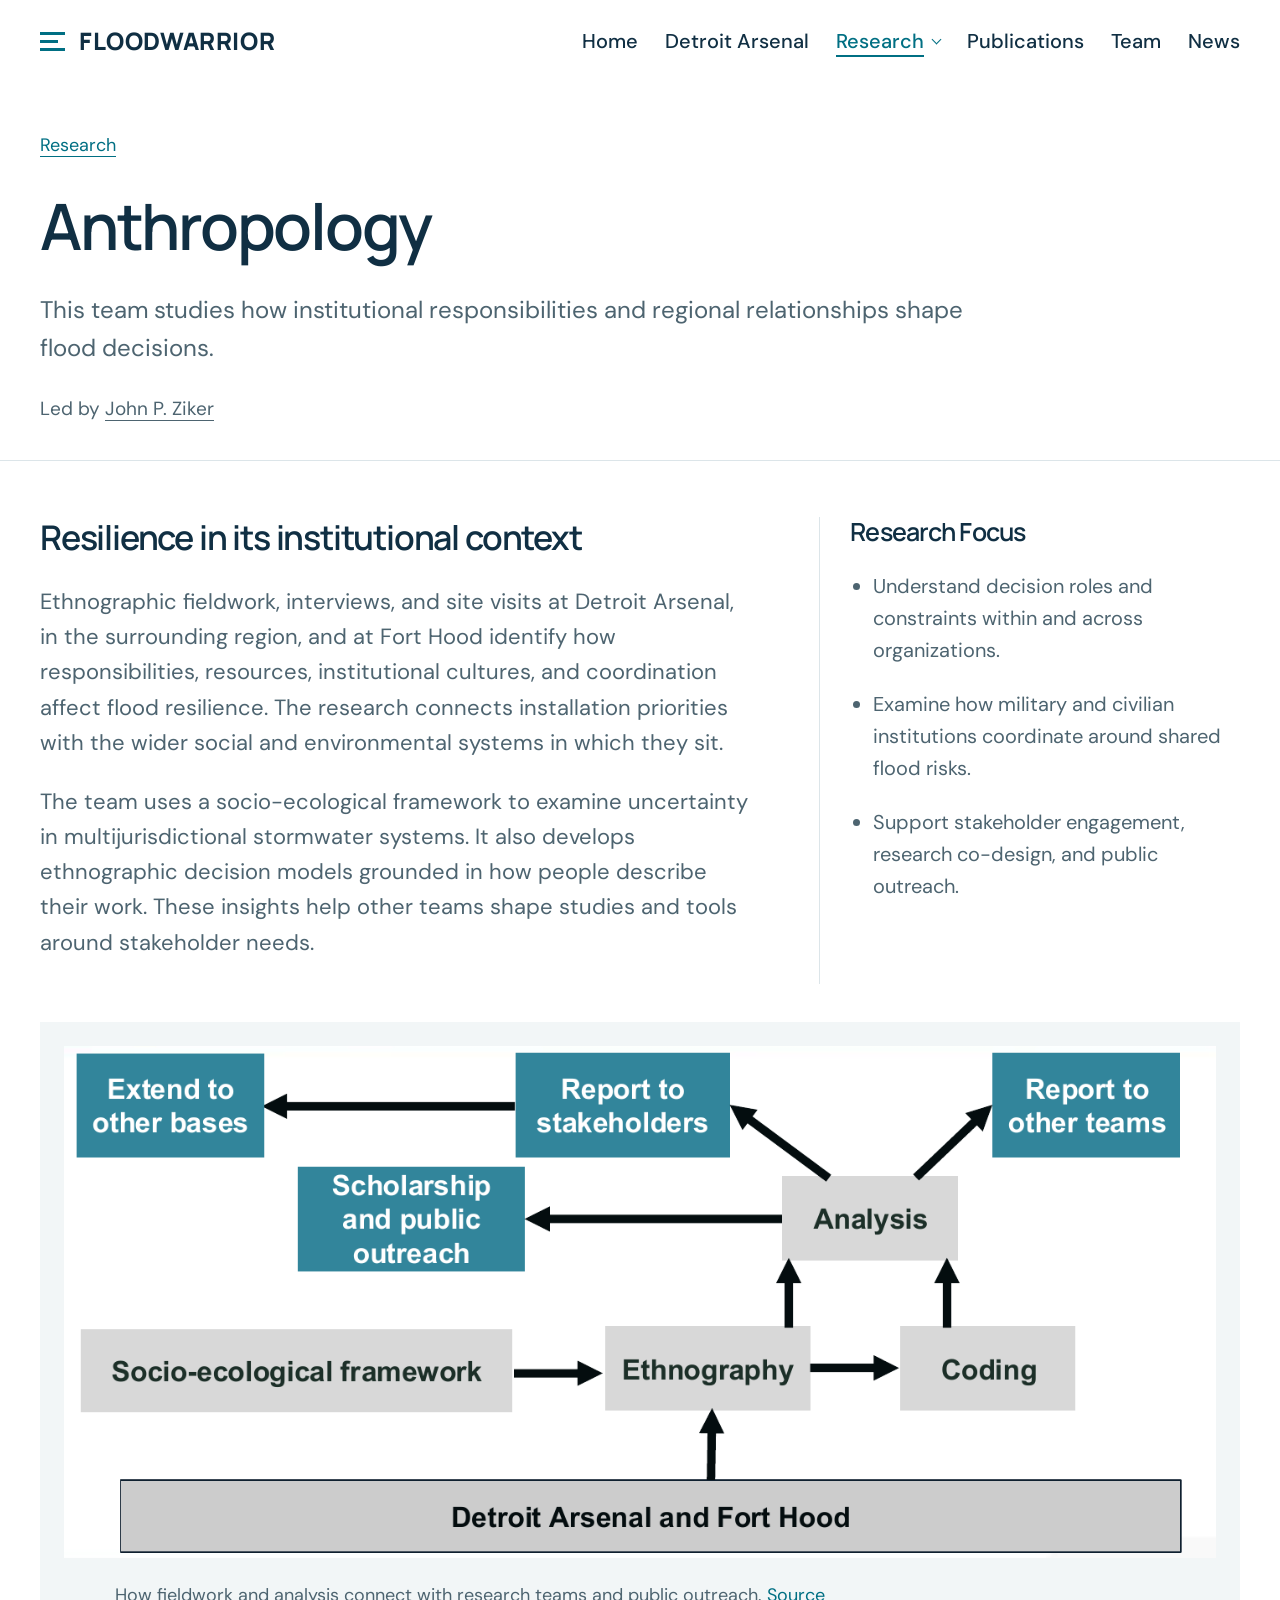
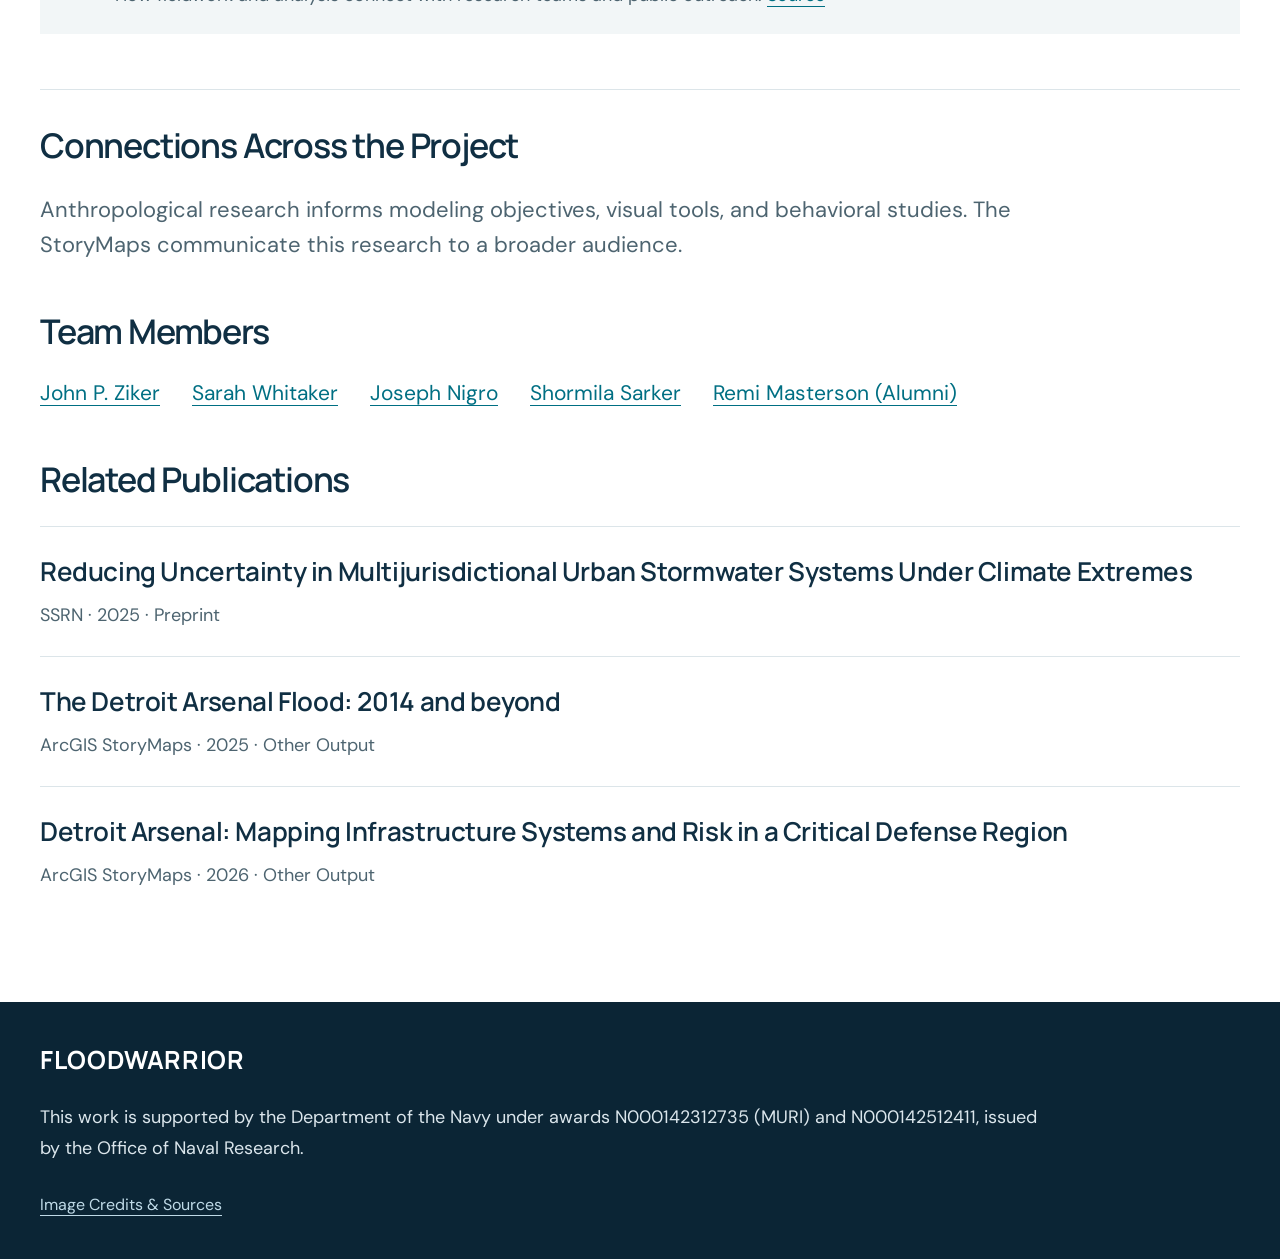
<file: research/anthropology.html>
<!doctype html><html lang="en"><head><meta charset="utf-8"><meta name="viewport" content="width=device-width,initial-scale=1"><meta name="description" content="FLOODWARRIOR: flood prediction, human behavior, and decisions under uncertainty."><meta name="theme-color" content="#102f43"><title>Anthropology | FLOODWARRIOR</title><link rel="icon" href="data:image/svg+xml,%3Csvg xmlns='http://www.w3.org/2000/svg' viewBox='0 0 32 32'%3E%3Crect width='32' height='32' rx='7' fill='%23102f43'/%3E%3Cpath d='M6 11h20M6 17h15M6 23h20' stroke='%237ed7de' stroke-width='3'/%3E%3C/svg%3E"><link rel="stylesheet" href="../assets/styles.css?v=20261103-catalog"></head><body id="top"><a class="skip-link" href="#main">Skip to content</a><header class="site-header"><a href="../index.html" class="brand" aria-label="FLOODWARRIOR home"><span class="brand-mark" aria-hidden="true"><i></i><i></i><i></i></span>FLOODWARRIOR</a><nav aria-label="Main navigation"><a href="../index.html" >Home</a><a href="../index.html#detroit-arsenal">Detroit Arsenal</a><details class="research-menu"><summary aria-current="true">Research</summary><div class="research-dropdown"><a href="../index.html#research">Research Overview</a><a href="../research/atmospheric-science.html" >Atmospheric Science</a><a href="../research/flood-science.html" >Flood Science</a><a href="../research/anthropology.html" aria-current="page">Anthropology</a><a href="../research/decision-support.html" >Decision Support &amp; Visualization</a><a href="../research/uncertainty-quantification.html" >Uncertainty Quantification</a><a href="../research/decision-science.html" >Decision Science</a></div></details><a href="../publications.html" >Publications</a><a href="../team.html" >Team</a><a href="../news.html">News</a></nav></header><main id="main"><section class="page-heading section"><a class="breadcrumb" href="../index.html#research">Research</a><h1>Anthropology</h1><p>This team studies how institutional responsibilities and regional relationships shape flood decisions.</p><p class="research-team-lead">Led by <a href="../team.html#john-p-ziker">John P. Ziker</a></p></section><section class="section research-team-content"><div class="research-team-overview"><div><h2>Resilience in its institutional context</h2><p>Ethnographic fieldwork, interviews, and site visits at Detroit Arsenal, in the surrounding region, and at Fort Hood identify how responsibilities, resources, institutional cultures, and coordination affect flood resilience. The research connects installation priorities with the wider social and environmental systems in which they sit.</p><p>The team uses a socio-ecological framework to examine uncertainty in multijurisdictional stormwater systems. It also develops ethnographic decision models grounded in how people describe their work. These insights help other teams shape studies and tools around stakeholder needs.</p></div><aside><h3>Research Focus</h3><ul><li>Understand decision roles and constraints within and across organizations.</li><li>Examine how military and civilian institutions coordinate around shared flood risks.</li><li>Support stakeholder engagement, research co-design, and public outreach.</li></ul></aside></div><figure class="research-team-figure"><a href="../assets/research/anthropology-socioecological-framework.png" target="_blank" rel="noopener" aria-label="Enlarge research figure (opens in a new tab)"><img src="../assets/research/anthropology-socioecological-framework.png" width="1375" height="611" alt="A socioecological research framework connects ethnography and analysis with stakeholders, research teams, and public outreach." loading="lazy"></a><figcaption>How fieldwork and analysis connect with research teams and public outreach. <a href="../credits.html#research-team-figures">Source</a></figcaption></figure><div class="connection-band"><h2>Connections Across the Project</h2><p>Anthropological research informs modeling objectives, visual tools, and behavioral studies. The StoryMaps communicate this research to a broader audience.</p></div><div class="research-team-people"><h2>Team Members</h2><div class="member-links"><a href="../team.html#john-p-ziker">John P. Ziker</a><a href="../team.html#sarah-whitaker">Sarah Whitaker</a><a href="../team.html#joseph-nigro">Joseph Nigro</a><a href="../team.html#shormila-sarker">Shormila Sarker</a><a href="../team.html#remi-masterson">Remi Masterson (Alumni)</a></div></div><div class="related-publications"><h2>Related Publications</h2><ul><li><h3><a href="https://doi.org/10.2139/ssrn.5397416">Reducing Uncertainty in Multijurisdictional Urban Stormwater Systems Under Climate Extremes</a></h3><p>SSRN · 2025 · Preprint</p></li><li><h3><a href="https://storymaps.arcgis.com/stories/4da504723f194885ac1eeae91be0c611">The Detroit Arsenal Flood: 2014 and beyond</a></h3><p>ArcGIS StoryMaps · 2025 · Other Output</p></li><li><h3><a href="https://storymaps.arcgis.com/stories/55717a0331084346bf7da9a97f10edcb">Detroit Arsenal: Mapping Infrastructure Systems and Risk in a Critical Defense Region</a></h3><p>ArcGIS StoryMaps · 2026 · Other Output</p></li></ul></div></section></main><footer><div class="footer-inner"><a class="footer-brand" href="../index.html">FLOODWARRIOR</a><p>This work is supported by the Department of the Navy under awards N000142312735 (MURI) and N000142512411, issued by the Office of Naval Research.</p><a class="credit-link" href="../credits.html">Image Credits &amp; Sources</a></div></footer><script src="../assets/site.js" defer></script></body></html>
</file>
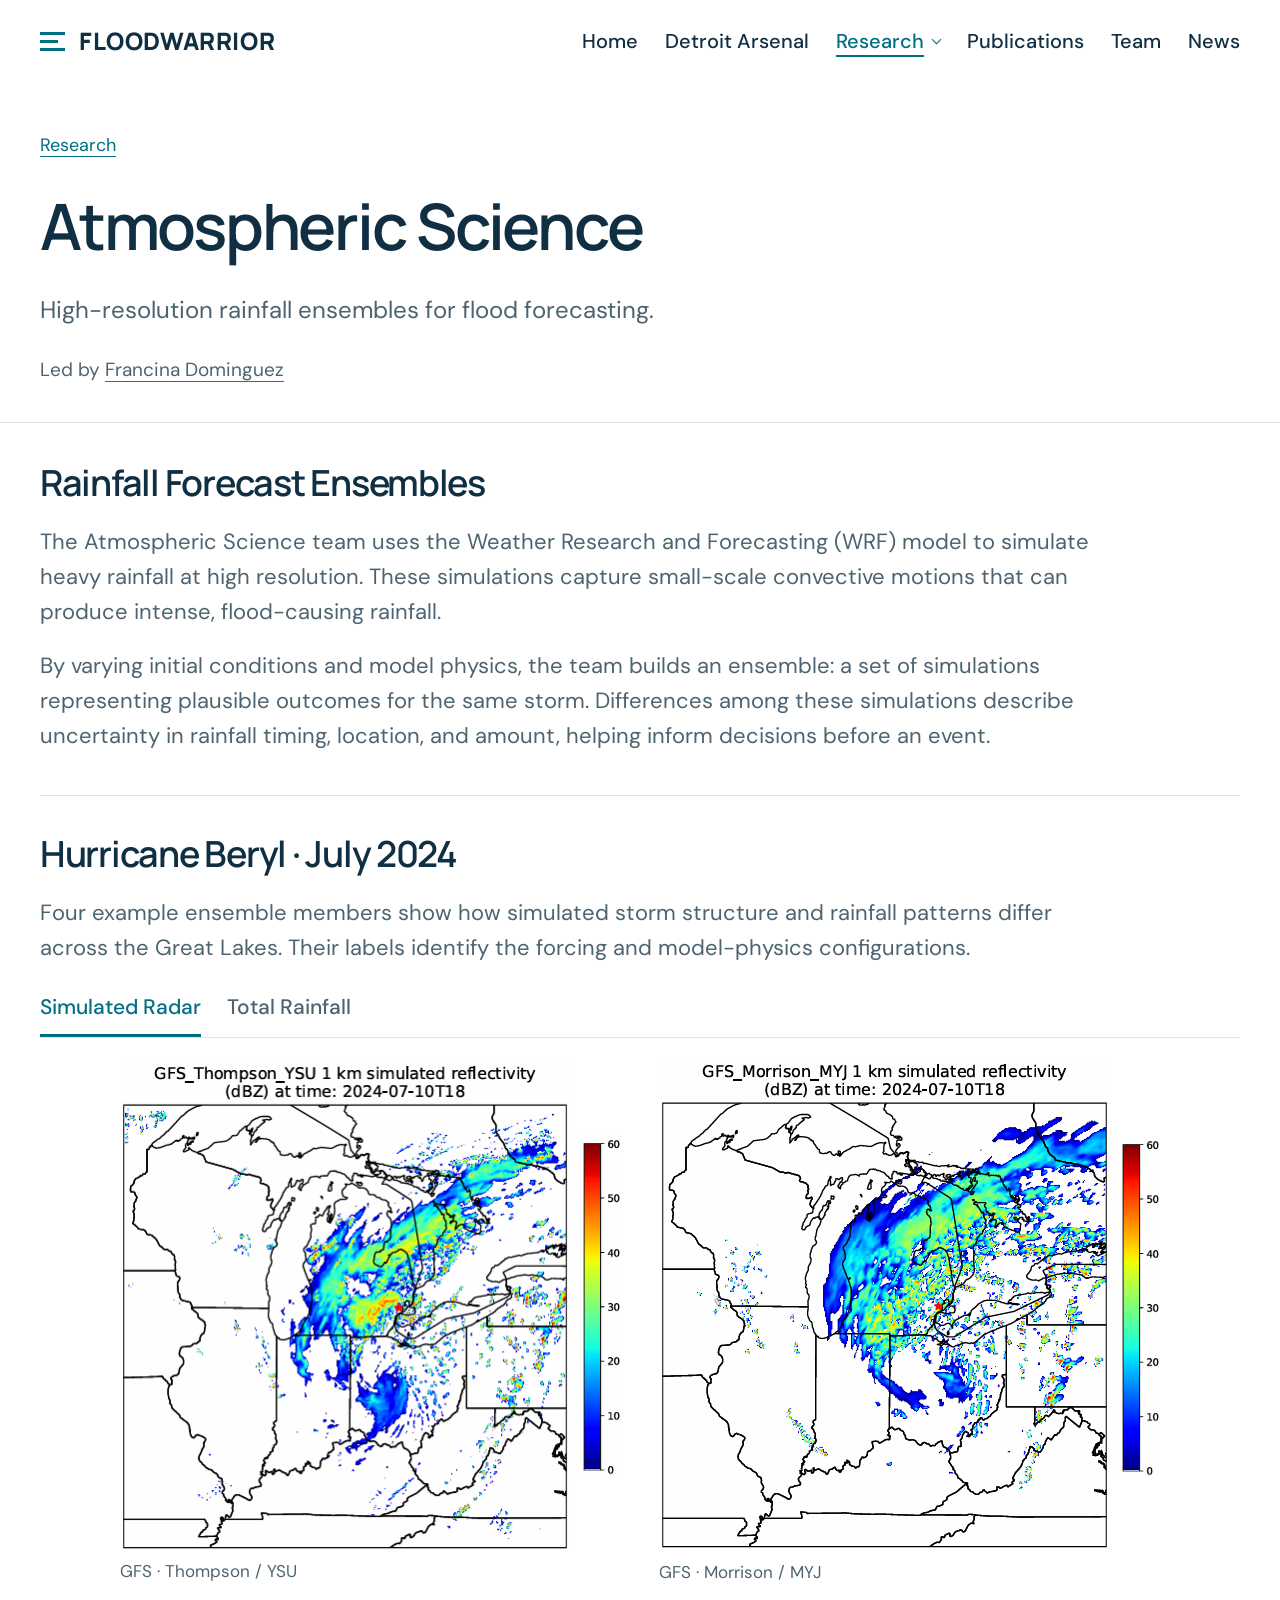
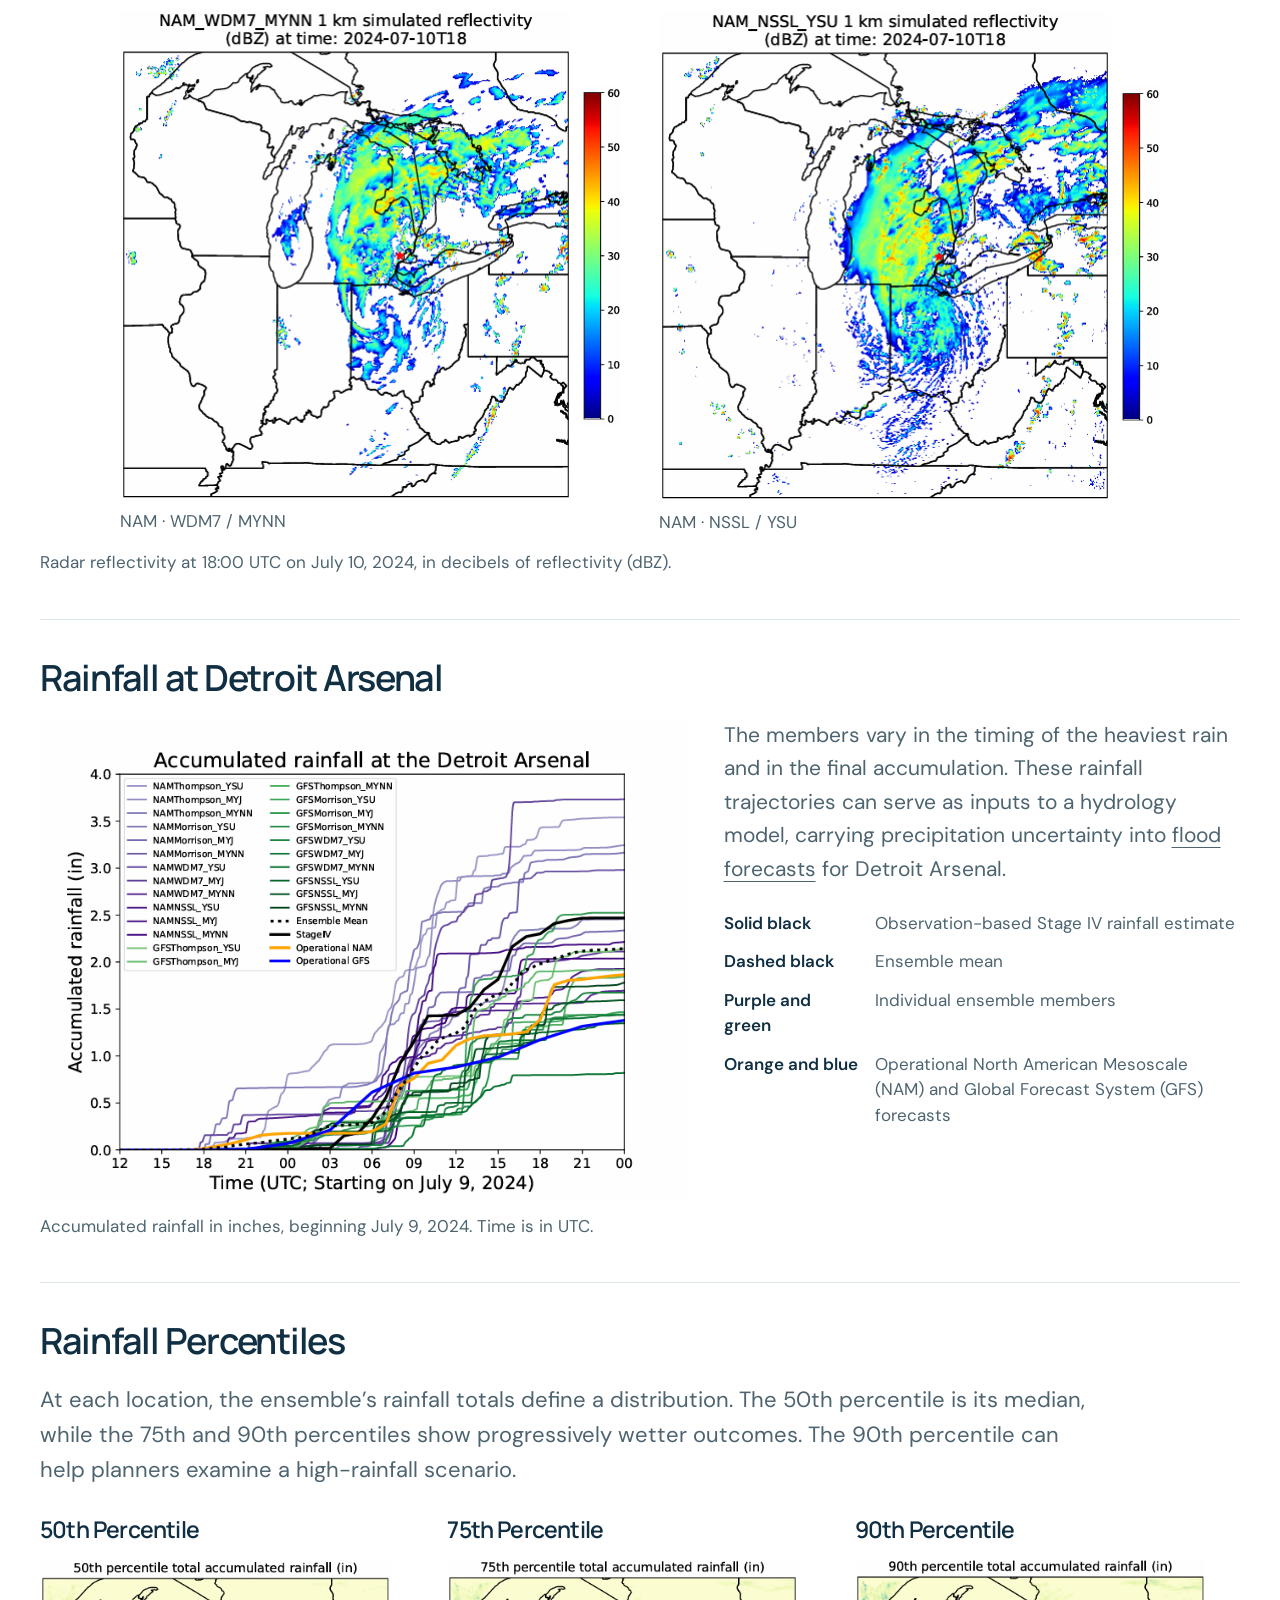
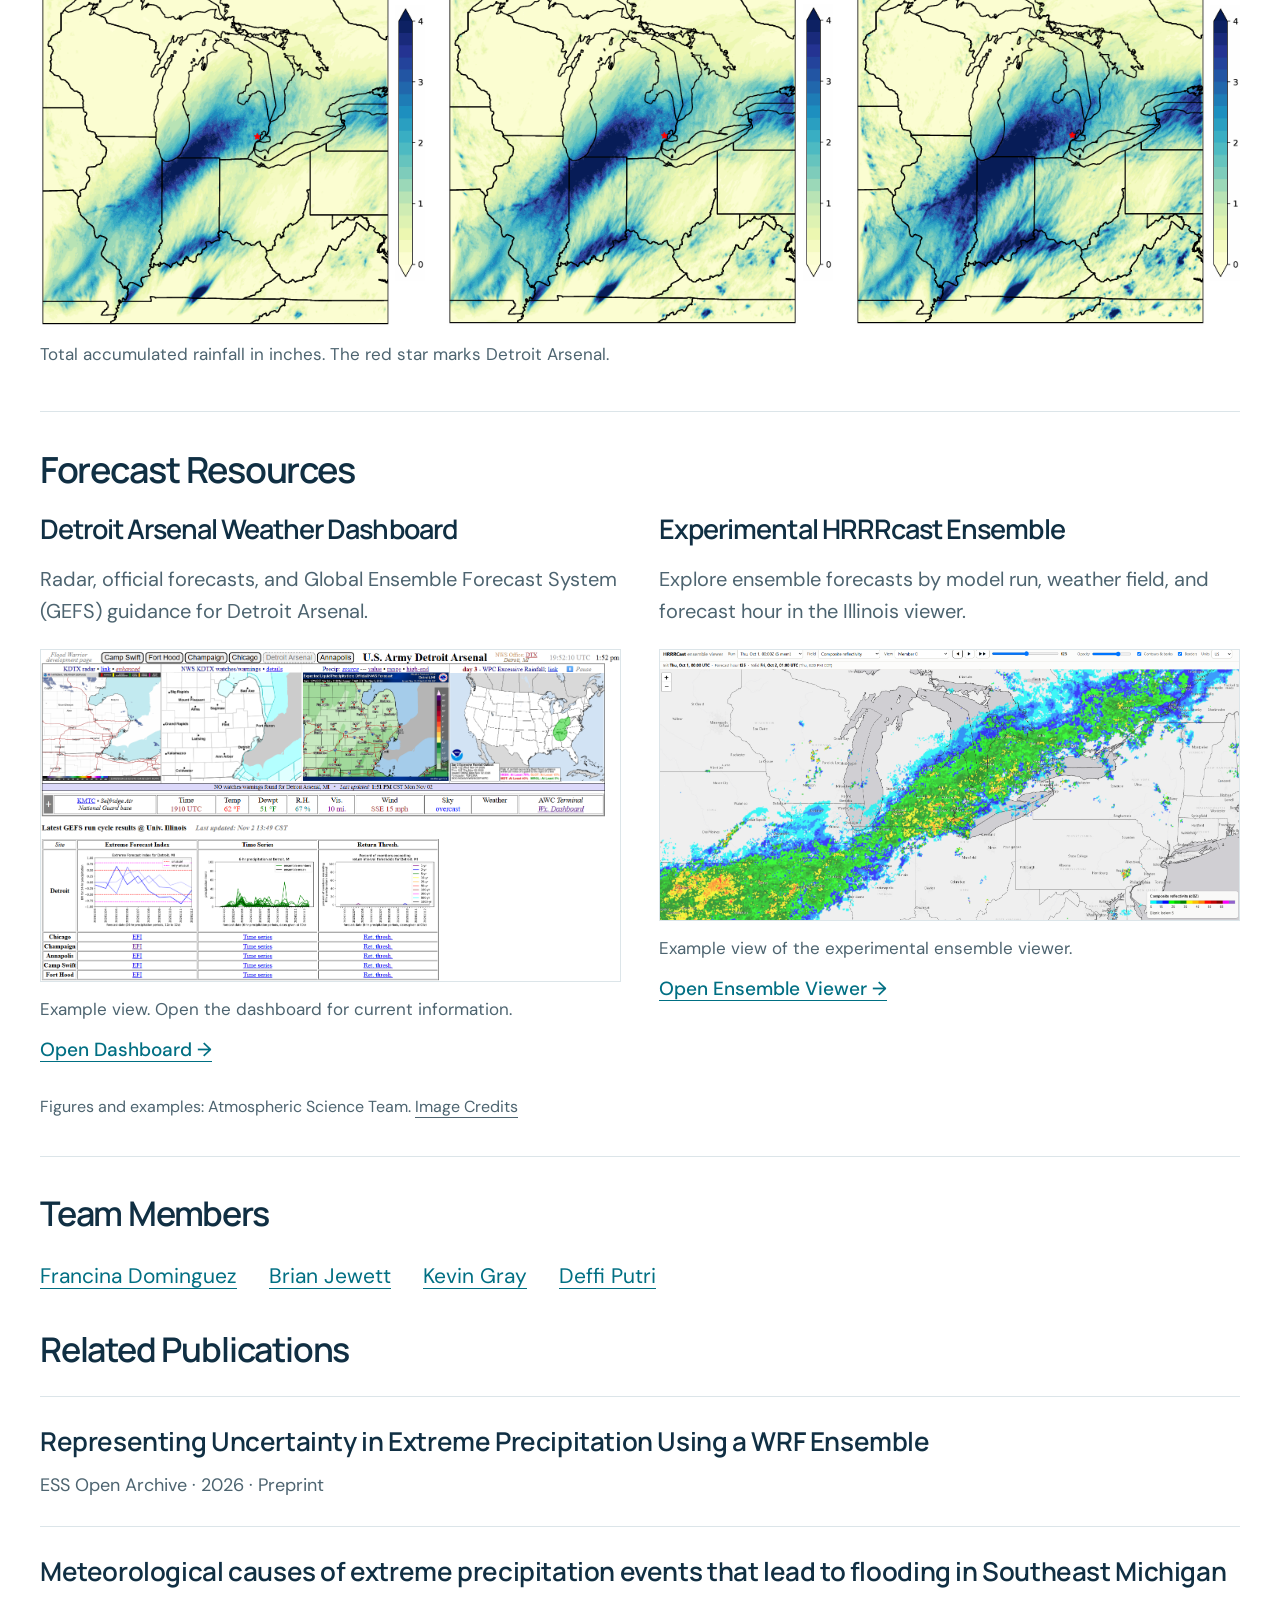
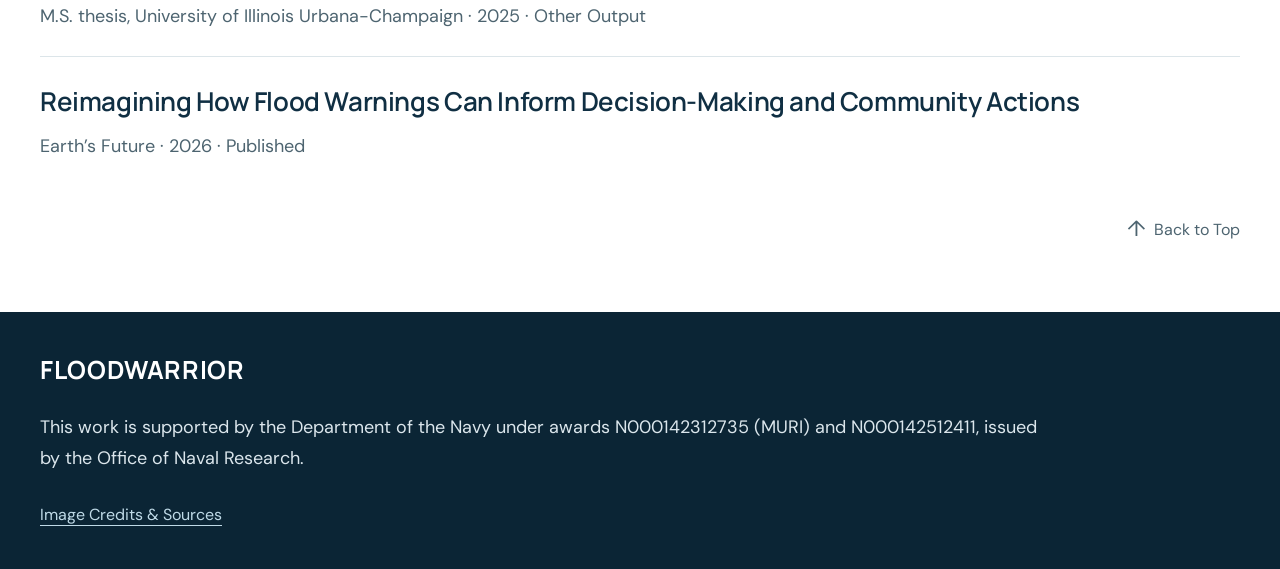
<file: research/atmospheric-science.html>
<!doctype html><html lang="en"><head><meta charset="utf-8"><meta name="viewport" content="width=device-width,initial-scale=1"><meta name="description" content="High-resolution rainfall ensembles, a Hurricane Beryl case study, and atmospheric forecast resources from FLOODWARRIOR."><meta name="theme-color" content="#102f43"><title>Atmospheric Science | FLOODWARRIOR</title><link rel="icon" href="data:image/svg+xml,%3Csvg xmlns='http://www.w3.org/2000/svg' viewBox='0 0 32 32'%3E%3Crect width='32' height='32' rx='7' fill='%23102f43'/%3E%3Cpath d='M6 11h20M6 17h15M6 23h20' stroke='%237ed7de' stroke-width='3'/%3E%3C/svg%3E"><link rel="stylesheet" href="../assets/styles.css?v=20261103-catalog"><link rel="stylesheet" href="../assets/atmospheric.css?v=20261118"></head><body id="top"><a class="skip-link" href="#main">Skip to content</a><header class="site-header"><a href="../index.html" class="brand" aria-label="FLOODWARRIOR home"><span class="brand-mark" aria-hidden="true"><i></i><i></i><i></i></span>FLOODWARRIOR</a><nav aria-label="Main navigation"><a href="../index.html" >Home</a><a href="../index.html#detroit-arsenal">Detroit Arsenal</a><details class="research-menu"><summary aria-current="true">Research</summary><div class="research-dropdown"><a href="../index.html#research">Research Overview</a><a href="../research/atmospheric-science.html" aria-current="page">Atmospheric Science</a><a href="../research/flood-science.html" >Flood Science</a><a href="../research/anthropology.html" >Anthropology</a><a href="../research/decision-support.html" >Decision Support &amp; Visualization</a><a href="../research/uncertainty-quantification.html" >Uncertainty Quantification</a><a href="../research/decision-science.html" >Decision Science</a></div></details><a href="../publications.html" >Publications</a><a href="../team.html" >Team</a><a href="../news.html">News</a></nav></header><main id="main" class="atmospheric-page">
<section class="page-heading section"><a class="breadcrumb" href="../index.html#research">Research</a><h1>Atmospheric Science</h1><p>High-resolution rainfall ensembles for flood forecasting.</p><p class="research-team-lead">Led by <a href="../team.html#francina-dominguez">Francina Dominguez</a></p></section>
<section class="section atmospheric-content">
<section class="atmospheric-block atmospheric-intro"><h2>Rainfall Forecast Ensembles</h2><p>The Atmospheric Science team uses the Weather Research and Forecasting (WRF) model to simulate heavy rainfall at high resolution. These simulations capture small-scale convective motions that can produce intense, flood-causing rainfall.</p><p>By varying initial conditions and model physics, the team builds an ensemble: a set of simulations representing plausible outcomes for the same storm. Differences among these simulations describe uncertainty in rainfall timing, location, and amount, helping inform decisions before an event.</p></section>
<section class="atmospheric-block" id="beryl"><h2>Hurricane Beryl · July 2024</h2><p>Four example ensemble members show how simulated storm structure and rainfall patterns differ across the Great Lakes. Their labels identify the forcing and model-physics configurations.</p><div class="forecast-switch" role="group" aria-label="Forecast map type" hidden><button type="button" data-panel="beryl-radar" aria-controls="beryl-radar" aria-pressed="true">Simulated Radar</button><button type="button" data-panel="beryl-rainfall" aria-controls="beryl-rainfall" aria-pressed="false">Total Rainfall</button></div><div id="beryl-radar" class="forecast-panel"><h3 class="forecast-panel-heading">Simulated Radar</h3><div class="ensemble-map-grid"><figure><div class="map-with-scale"><a href="../assets/research/atmospheric/beryl-radar-gfs-thompson-ysu.png" target="_blank" rel="noopener" aria-label="Enlarge Hurricane Beryl simulated radar, GFS · Thompson / YSU (opens in a new tab)"><img src="../assets/research/atmospheric/beryl-radar-gfs-thompson-ysu.png" width="450" height="490" alt="Hurricane Beryl simulated radar, GFS · Thompson / YSU" loading="lazy" decoding="async"></a><img src="../assets/research/atmospheric/radar-scale.png" width="56" height="457" alt="Reflectivity scale from 0 to 60 dBZ" loading="lazy" decoding="async" class="map-scale"></div><figcaption>GFS · Thompson / YSU</figcaption></figure><figure><div class="map-with-scale"><a href="../assets/research/atmospheric/beryl-radar-gfs-morrison-myj.png" target="_blank" rel="noopener" aria-label="Enlarge Hurricane Beryl simulated radar, GFS · Morrison / MYJ (opens in a new tab)"><img src="../assets/research/atmospheric/beryl-radar-gfs-morrison-myj.png" width="450" height="490" alt="Hurricane Beryl simulated radar, GFS · Morrison / MYJ" loading="lazy" decoding="async"></a><img src="../assets/research/atmospheric/radar-scale.png" width="56" height="457" alt="Reflectivity scale from 0 to 60 dBZ" loading="lazy" decoding="async" class="map-scale"></div><figcaption>GFS · Morrison / MYJ</figcaption></figure><figure><div class="map-with-scale"><a href="../assets/research/atmospheric/beryl-radar-nam-wdm7-mynn.png" target="_blank" rel="noopener" aria-label="Enlarge Hurricane Beryl simulated radar, NAM · WDM7 / MYNN (opens in a new tab)"><img src="../assets/research/atmospheric/beryl-radar-nam-wdm7-mynn.png" width="450" height="490" alt="Hurricane Beryl simulated radar, NAM · WDM7 / MYNN" loading="lazy" decoding="async"></a><img src="../assets/research/atmospheric/radar-scale.png" width="56" height="457" alt="Reflectivity scale from 0 to 60 dBZ" loading="lazy" decoding="async" class="map-scale"></div><figcaption>NAM · WDM7 / MYNN</figcaption></figure><figure><div class="map-with-scale"><a href="../assets/research/atmospheric/beryl-radar-nam-nssl-ysu.png" target="_blank" rel="noopener" aria-label="Enlarge Hurricane Beryl simulated radar, NAM · NSSL / YSU (opens in a new tab)"><img src="../assets/research/atmospheric/beryl-radar-nam-nssl-ysu.png" width="450" height="490" alt="Hurricane Beryl simulated radar, NAM · NSSL / YSU" loading="lazy" decoding="async"></a><img src="../assets/research/atmospheric/radar-scale.png" width="56" height="457" alt="Reflectivity scale from 0 to 60 dBZ" loading="lazy" decoding="async" class="map-scale"></div><figcaption>NAM · NSSL / YSU</figcaption></figure></div><p class="figure-caption">Radar reflectivity at 18:00 UTC on July 10, 2024, in decibels of reflectivity (dBZ).</p></div><div id="beryl-rainfall" class="forecast-panel"><h3 class="forecast-panel-heading">Total Rainfall</h3><div class="ensemble-map-grid"><figure><div class="map-with-scale"><a href="../assets/research/atmospheric/beryl-rainfall-gfs-thompson-ysu.png" target="_blank" rel="noopener" aria-label="Enlarge Hurricane Beryl total rainfall, GFS · Thompson / YSU (opens in a new tab)"><img src="../assets/research/atmospheric/beryl-rainfall-gfs-thompson-ysu.png" width="450" height="473" alt="Hurricane Beryl total rainfall, GFS · Thompson / YSU" loading="lazy" decoding="async"></a><img src="../assets/research/atmospheric/rainfall-scale.png" width="50" height="448" alt="Rainfall scale from 0 to above 4 inches" loading="lazy" decoding="async" class="map-scale"></div><figcaption>GFS · Thompson / YSU</figcaption></figure><figure><div class="map-with-scale"><a href="../assets/research/atmospheric/beryl-rainfall-gfs-morrison-myj.png" target="_blank" rel="noopener" aria-label="Enlarge Hurricane Beryl total rainfall, GFS · Morrison / MYJ (opens in a new tab)"><img src="../assets/research/atmospheric/beryl-rainfall-gfs-morrison-myj.png" width="450" height="473" alt="Hurricane Beryl total rainfall, GFS · Morrison / MYJ" loading="lazy" decoding="async"></a><img src="../assets/research/atmospheric/rainfall-scale.png" width="50" height="448" alt="Rainfall scale from 0 to above 4 inches" loading="lazy" decoding="async" class="map-scale"></div><figcaption>GFS · Morrison / MYJ</figcaption></figure><figure><div class="map-with-scale"><a href="../assets/research/atmospheric/beryl-rainfall-nam-wdm7-mynn.png" target="_blank" rel="noopener" aria-label="Enlarge Hurricane Beryl total rainfall, NAM · WDM7 / MYNN (opens in a new tab)"><img src="../assets/research/atmospheric/beryl-rainfall-nam-wdm7-mynn.png" width="450" height="473" alt="Hurricane Beryl total rainfall, NAM · WDM7 / MYNN" loading="lazy" decoding="async"></a><img src="../assets/research/atmospheric/rainfall-scale.png" width="50" height="448" alt="Rainfall scale from 0 to above 4 inches" loading="lazy" decoding="async" class="map-scale"></div><figcaption>NAM · WDM7 / MYNN</figcaption></figure><figure><div class="map-with-scale"><a href="../assets/research/atmospheric/beryl-rainfall-nam-nssl-ysu.png" target="_blank" rel="noopener" aria-label="Enlarge Hurricane Beryl total rainfall, NAM · NSSL / YSU (opens in a new tab)"><img src="../assets/research/atmospheric/beryl-rainfall-nam-nssl-ysu.png" width="450" height="473" alt="Hurricane Beryl total rainfall, NAM · NSSL / YSU" loading="lazy" decoding="async"></a><img src="../assets/research/atmospheric/rainfall-scale.png" width="50" height="448" alt="Rainfall scale from 0 to above 4 inches" loading="lazy" decoding="async" class="map-scale"></div><figcaption>NAM · NSSL / YSU</figcaption></figure></div><p class="figure-caption">Total accumulated rainfall, in inches, from the same four ensemble members.</p></div></section>
<section class="atmospheric-block" id="arsenal-rainfall"><h2>Rainfall at Detroit Arsenal</h2><div class="rainfall-comparison"><figure><a href="../assets/research/atmospheric/beryl-detroit-arsenal-rainfall.png" target="_blank" rel="noopener" aria-label="Enlarge Accumulated rainfall at Detroit Arsenal beginning July 9, 2024 (opens in a new tab)"><img src="../assets/research/atmospheric/beryl-detroit-arsenal-rainfall.png" width="762" height="569" alt="Accumulated rainfall at Detroit Arsenal beginning July 9, 2024" loading="lazy" decoding="async"></a><figcaption>Accumulated rainfall in inches, beginning July 9, 2024. Time is in UTC.</figcaption></figure><div><p>The members vary in the timing of the heaviest rain and in the final accumulation. These rainfall trajectories can serve as inputs to a hydrology model, carrying precipitation uncertainty into <a href="flood-science.html">flood forecasts</a> for Detroit Arsenal.</p><dl class="rainfall-key"><dt>Solid black</dt><dd>Observation-based Stage IV rainfall estimate</dd><dt>Dashed black</dt><dd>Ensemble mean</dd><dt>Purple and green</dt><dd>Individual ensemble members</dd><dt>Orange and blue</dt><dd>Operational North American Mesoscale (NAM) and Global Forecast System (GFS) forecasts</dd></dl></div></div></section>
<section class="atmospheric-block" id="rainfall-percentiles"><h2>Rainfall Percentiles</h2><p>At each location, the ensemble’s rainfall totals define a distribution. The 50th percentile is its median, while the 75th and 90th percentiles show progressively wetter outcomes. The 90th percentile can help planners examine a high-rainfall scenario.</p><div class="percentile-map-grid"><figure><h3>50th Percentile</h3><div class="map-with-scale"><a href="../assets/research/atmospheric/beryl-rainfall-50th-percentile.png" target="_blank" rel="noopener" aria-label="Enlarge Hurricane Beryl rainfall at the 50th percentile of the ensemble (opens in a new tab)"><img src="../assets/research/atmospheric/beryl-rainfall-50th-percentile.png" width="450" height="473" alt="Hurricane Beryl rainfall at the 50th percentile of the ensemble" loading="lazy" decoding="async"></a><img src="../assets/research/atmospheric/percentile-scale.png" width="73" height="672" alt="Rainfall scale from 0 to above 4 inches" loading="lazy" decoding="async" class="map-scale"></div></figure><figure><h3>75th Percentile</h3><div class="map-with-scale"><a href="../assets/research/atmospheric/beryl-rainfall-75th-percentile.png" target="_blank" rel="noopener" aria-label="Enlarge Hurricane Beryl rainfall at the 75th percentile of the ensemble (opens in a new tab)"><img src="../assets/research/atmospheric/beryl-rainfall-75th-percentile.png" width="451" height="472" alt="Hurricane Beryl rainfall at the 75th percentile of the ensemble" loading="lazy" decoding="async"></a><img src="../assets/research/atmospheric/percentile-scale.png" width="73" height="672" alt="Rainfall scale from 0 to above 4 inches" loading="lazy" decoding="async" class="map-scale"></div></figure><figure><h3>90th Percentile</h3><div class="map-with-scale"><a href="../assets/research/atmospheric/beryl-rainfall-90th-percentile.png" target="_blank" rel="noopener" aria-label="Enlarge Hurricane Beryl rainfall at the 90th percentile of the ensemble (opens in a new tab)"><img src="../assets/research/atmospheric/beryl-rainfall-90th-percentile.png" width="450" height="471" alt="Hurricane Beryl rainfall at the 90th percentile of the ensemble" loading="lazy" decoding="async"></a><img src="../assets/research/atmospheric/percentile-scale.png" width="73" height="672" alt="Rainfall scale from 0 to above 4 inches" loading="lazy" decoding="async" class="map-scale"></div></figure></div><p class="figure-caption">Total accumulated rainfall in inches. The red star marks Detroit Arsenal.</p></section>
<section class="atmospheric-block" id="forecast-resources"><h2>Forecast Resources</h2><div class="weather-resource-grid"><article><h3><a href="http://rfd.atmos.uiuc.edu/FloodWarrior/Arsenal.shtml">Detroit Arsenal Weather Dashboard</a></h3><p>Radar, official forecasts, and Global Ensemble Forecast System (GEFS) guidance for Detroit Arsenal.</p><a href="http://rfd.atmos.uiuc.edu/FloodWarrior/Arsenal.shtml" aria-label="Open Detroit Arsenal Weather Dashboard"><img src="../assets/research/atmospheric/detroit-arsenal-dashboard.png" width="1471" height="840" alt="Example Detroit Arsenal dashboard showing radar, official forecasts, and ensemble guidance" loading="lazy" decoding="async"></a><p class="figure-caption">Example view. Open the dashboard for current information.</p><a class="text-link" href="http://rfd.atmos.uiuc.edu/FloodWarrior/Arsenal.shtml">Open Dashboard →</a></article><article><h3><a href="https://weather.climas.illinois.edu/hrrrcast/">Experimental HRRRcast Ensemble</a></h3><p>Explore ensemble forecasts by model run, weather field, and forecast hour in the Illinois viewer.</p><a href="https://weather.climas.illinois.edu/hrrrcast/" aria-label="Open experimental HRRRcast ensemble viewer"><img src="../assets/research/atmospheric/hrrrcast-viewer.png" width="1907" height="888" alt="Example HRRRcast ensemble viewer showing simulated radar reflectivity over the Great Lakes" loading="lazy" decoding="async"></a><p class="figure-caption">Example view of the experimental ensemble viewer.</p><a class="text-link" href="https://weather.climas.illinois.edu/hrrrcast/">Open Ensemble Viewer →</a></article></div></section>
<p class="atmospheric-source">Figures and examples: Atmospheric Science Team. <a href="../credits.html#atmospheric-science-figures">Image Credits</a></p>
<div class="research-team-people"><h2>Team Members</h2><div class="member-links"><a href="../team.html#francina-dominguez">Francina Dominguez</a><a href="../team.html#brian-jewett">Brian Jewett</a><a href="../team.html#kevin-gray">Kevin Gray</a><a href="../team.html#deffi-putri">Deffi Putri</a></div></div><div class="related-publications"><h2>Related Publications</h2><ul><li><h3><a href="https://doi.org/10.22541/essoar.176840905.58668584/v1">Representing Uncertainty in Extreme Precipitation Using a WRF Ensemble</a></h3><p>ESS Open Archive · 2026 · Preprint</p></li><li><h3><a href="https://hdl.handle.net/2142/129635">Meteorological causes of extreme precipitation events that lead to flooding in Southeast Michigan</a></h3><p>M.S. thesis, University of Illinois Urbana-Champaign · 2025 · Other Output</p></li><li><h3><a href="https://doi.org/10.1029/2026EF008857">Reimagining How Flood Warnings Can Inform Decision-Making and Community Actions</a></h3><p>Earth’s Future · 2026 · Published</p></li></ul></div>
<div class="section-return"><a href="#top" class="back-to-top"><span aria-hidden="true">↑</span> Back to Top</a></div>
</section></main><footer><div class="footer-inner"><a class="footer-brand" href="../index.html">FLOODWARRIOR</a><p>This work is supported by the Department of the Navy under awards N000142312735 (MURI) and N000142512411, issued by the Office of Naval Research.</p><a class="credit-link" href="../credits.html">Image Credits &amp; Sources</a></div></footer><script src="../assets/site.js" defer></script><script src="../assets/atmospheric.js?v=20261118" defer></script></body></html>
</file>
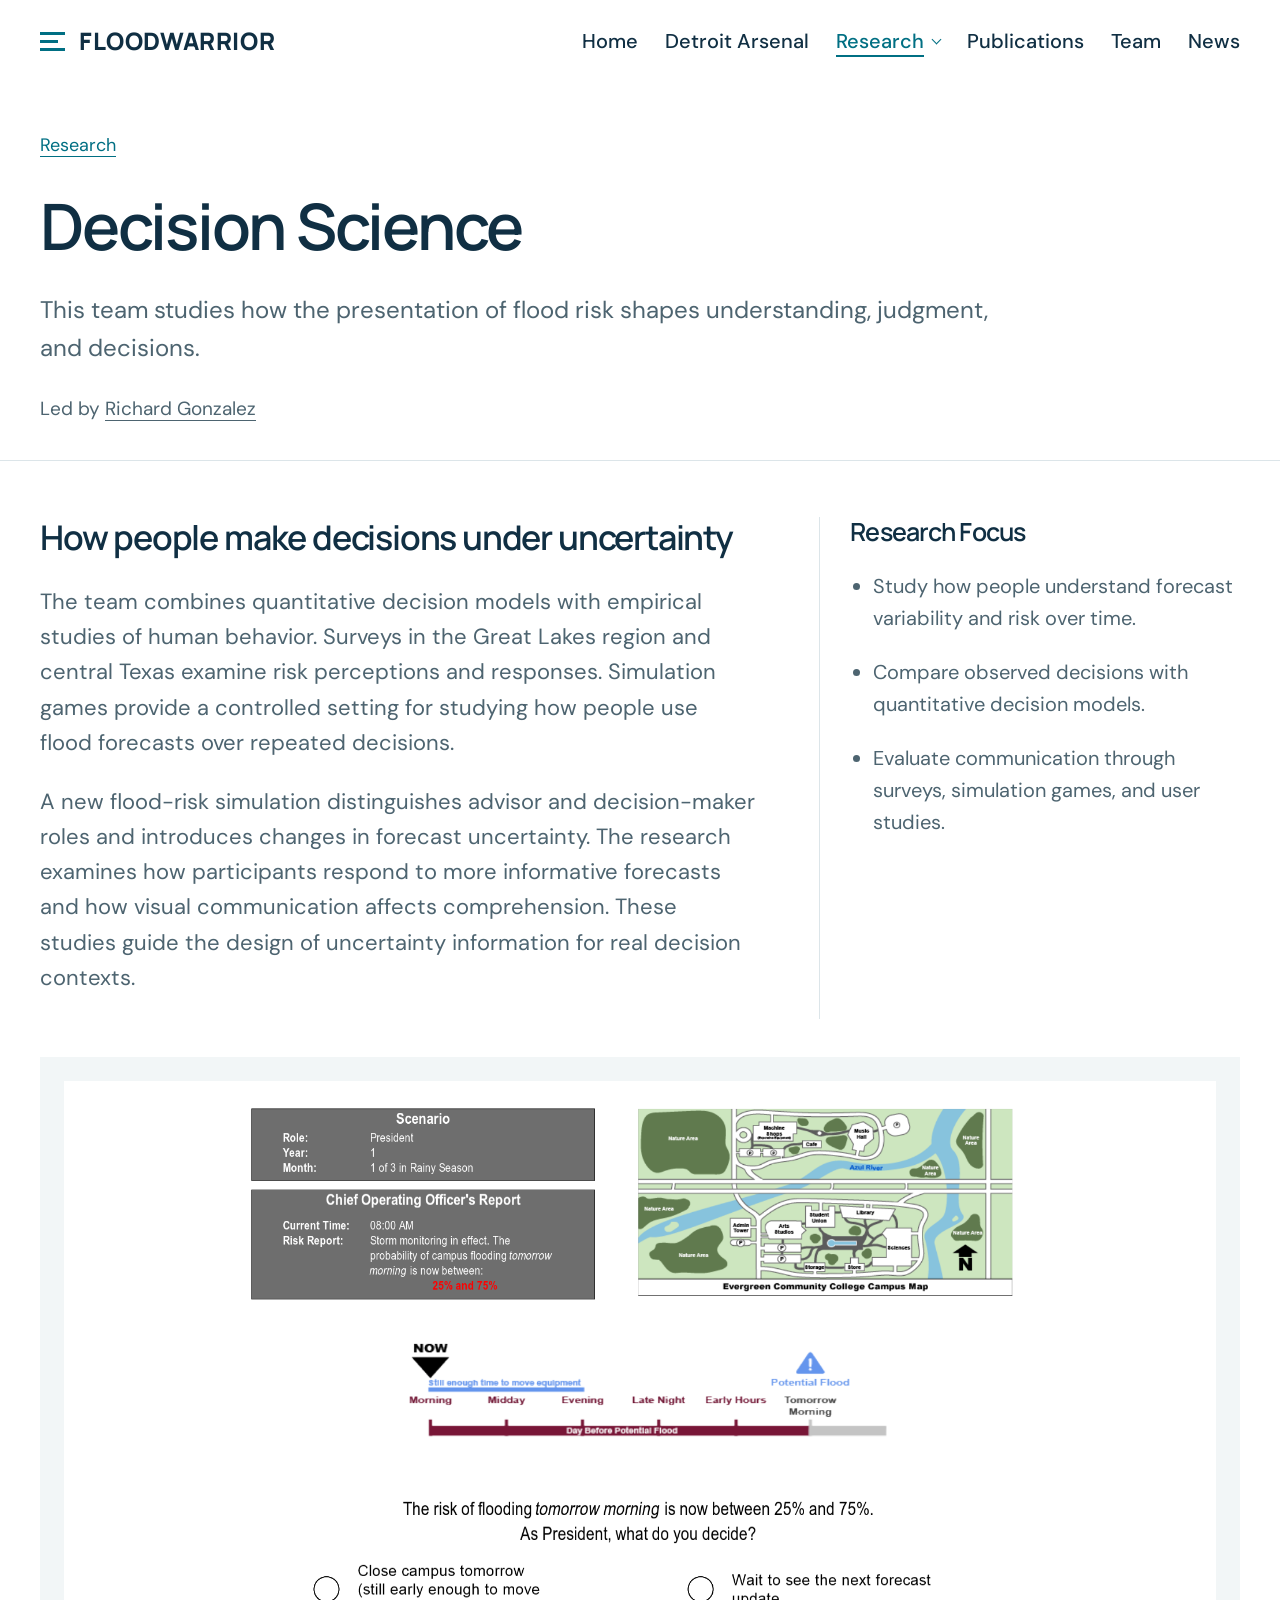
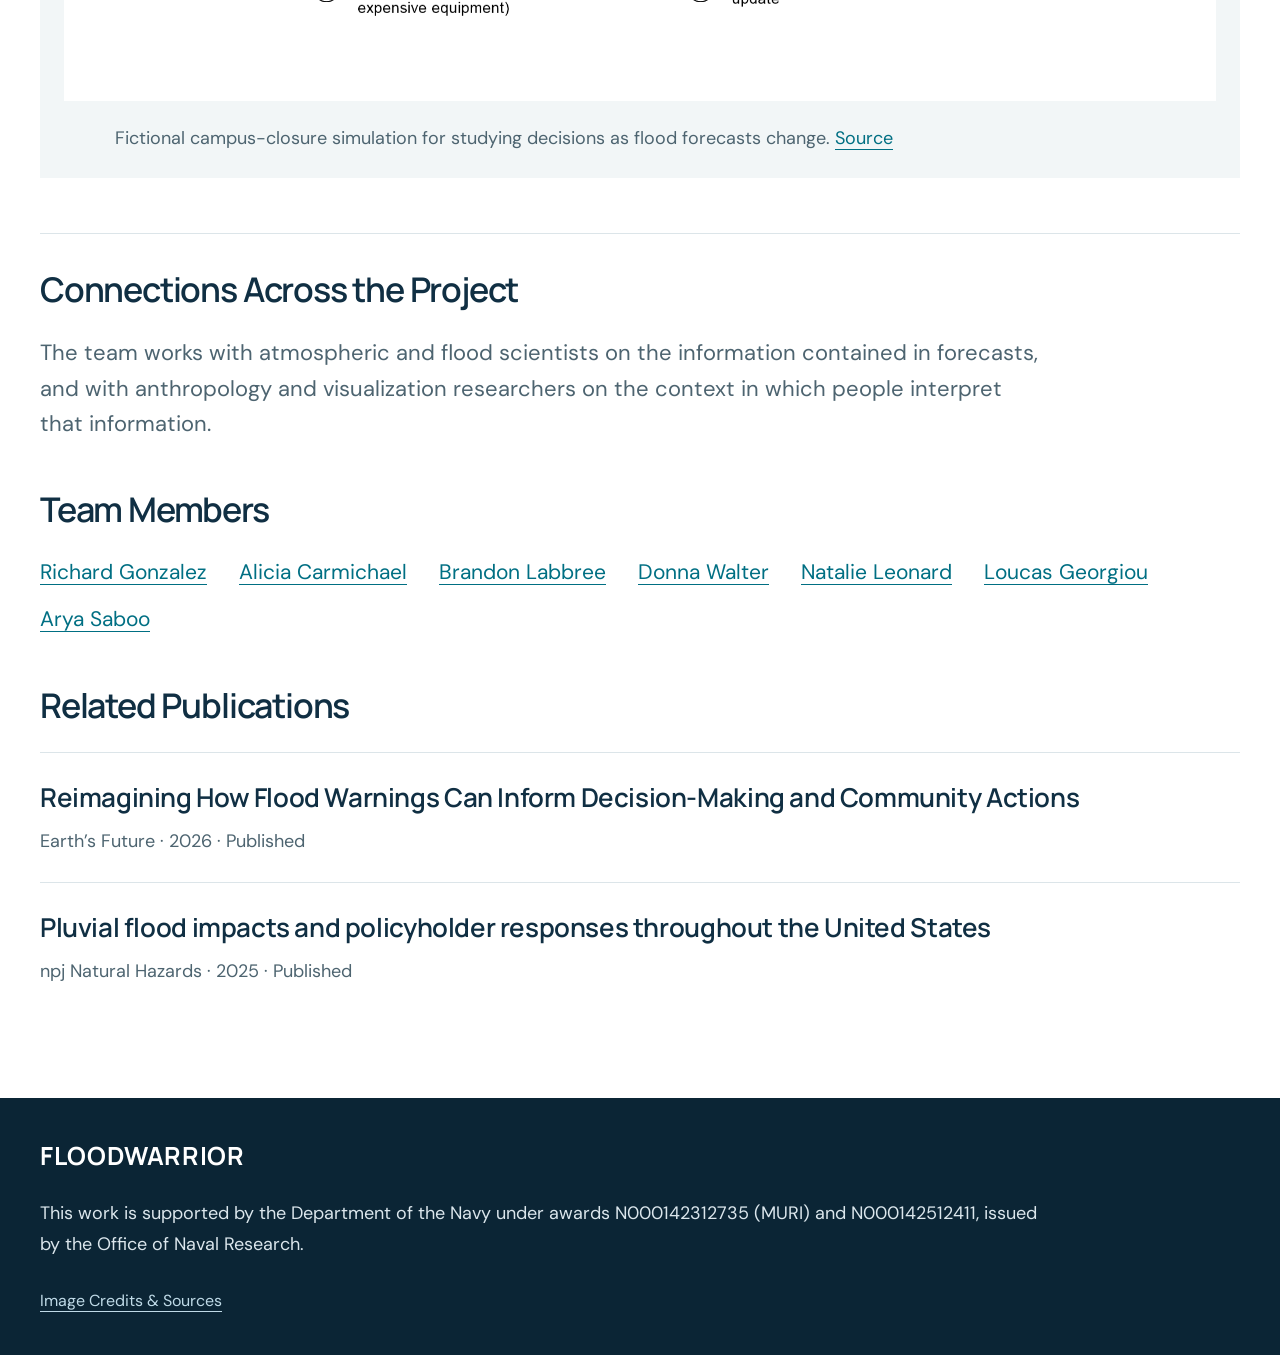
<file: research/decision-science.html>
<!doctype html><html lang="en"><head><meta charset="utf-8"><meta name="viewport" content="width=device-width,initial-scale=1"><meta name="description" content="FLOODWARRIOR: flood prediction, human behavior, and decisions under uncertainty."><meta name="theme-color" content="#102f43"><title>Decision Science | FLOODWARRIOR</title><link rel="icon" href="data:image/svg+xml,%3Csvg xmlns='http://www.w3.org/2000/svg' viewBox='0 0 32 32'%3E%3Crect width='32' height='32' rx='7' fill='%23102f43'/%3E%3Cpath d='M6 11h20M6 17h15M6 23h20' stroke='%237ed7de' stroke-width='3'/%3E%3C/svg%3E"><link rel="stylesheet" href="../assets/styles.css?v=20261103-catalog"></head><body id="top"><a class="skip-link" href="#main">Skip to content</a><header class="site-header"><a href="../index.html" class="brand" aria-label="FLOODWARRIOR home"><span class="brand-mark" aria-hidden="true"><i></i><i></i><i></i></span>FLOODWARRIOR</a><nav aria-label="Main navigation"><a href="../index.html" >Home</a><a href="../index.html#detroit-arsenal">Detroit Arsenal</a><details class="research-menu"><summary aria-current="true">Research</summary><div class="research-dropdown"><a href="../index.html#research">Research Overview</a><a href="../research/atmospheric-science.html" >Atmospheric Science</a><a href="../research/flood-science.html" >Flood Science</a><a href="../research/anthropology.html" >Anthropology</a><a href="../research/decision-support.html" >Decision Support &amp; Visualization</a><a href="../research/uncertainty-quantification.html" >Uncertainty Quantification</a><a href="../research/decision-science.html" aria-current="page">Decision Science</a></div></details><a href="../publications.html" >Publications</a><a href="../team.html" >Team</a><a href="../news.html">News</a></nav></header><main id="main"><section class="page-heading section"><a class="breadcrumb" href="../index.html#research">Research</a><h1>Decision Science</h1><p>This team studies how the presentation of flood risk shapes understanding, judgment, and decisions.</p><p class="research-team-lead">Led by <a href="../team.html#richard-gonzalez">Richard Gonzalez</a></p></section><section class="section research-team-content"><div class="research-team-overview"><div><h2>How people make decisions under uncertainty</h2><p>The team combines quantitative decision models with empirical studies of human behavior. Surveys in the Great Lakes region and central Texas examine risk perceptions and responses. Simulation games provide a controlled setting for studying how people use flood forecasts over repeated decisions.</p><p>A new flood-risk simulation distinguishes advisor and decision-maker roles and introduces changes in forecast uncertainty. The research examines how participants respond to more informative forecasts and how visual communication affects comprehension. These studies guide the design of uncertainty information for real decision contexts.</p></div><aside><h3>Research Focus</h3><ul><li>Study how people understand forecast variability and risk over time.</li><li>Compare observed decisions with quantitative decision models.</li><li>Evaluate communication through surveys, simulation games, and user studies.</li></ul></aside></div><figure class="research-team-figure"><a href="../assets/research/psychology-flood-risk-simulation.png" target="_blank" rel="noopener" aria-label="Enlarge research figure (opens in a new tab)"><img src="../assets/research/psychology-flood-risk-simulation.png" width="1912" height="1073" alt="A research simulation asks participants to make campus-closure decisions as uncertain flood forecasts evolve." loading="lazy"></a><figcaption>Fictional campus-closure simulation for studying decisions as flood forecasts change. <a href="../credits.html#research-team-figures">Source</a></figcaption></figure><div class="connection-band"><h2>Connections Across the Project</h2><p>The team works with atmospheric and flood scientists on the information contained in forecasts, and with anthropology and visualization researchers on the context in which people interpret that information.</p></div><div class="research-team-people"><h2>Team Members</h2><div class="member-links"><a href="../team.html#richard-gonzalez">Richard Gonzalez</a><a href="../team.html#alicia-carmichael">Alicia Carmichael</a><a href="../team.html#brandon-labbree">Brandon Labbree</a><a href="../team.html#donna-walter">Donna Walter</a><a href="../team.html#natalie-leonard">Natalie Leonard</a><a href="../team.html#loucas-georgiou">Loucas Georgiou</a><a href="../team.html#arya-saboo">Arya Saboo</a></div></div><div class="related-publications"><h2>Related Publications</h2><ul><li><h3><a href="https://doi.org/10.1029/2026EF008857">Reimagining How Flood Warnings Can Inform Decision-Making and Community Actions</a></h3><p>Earth’s Future · 2026 · Published</p></li><li><h3><a href="https://doi.org/10.1038/s44304-025-00058-7">Pluvial flood impacts and policyholder responses throughout the United States</a></h3><p>npj Natural Hazards · 2025 · Published</p></li></ul></div></section></main><footer><div class="footer-inner"><a class="footer-brand" href="../index.html">FLOODWARRIOR</a><p>This work is supported by the Department of the Navy under awards N000142312735 (MURI) and N000142512411, issued by the Office of Naval Research.</p><a class="credit-link" href="../credits.html">Image Credits &amp; Sources</a></div></footer><script src="../assets/site.js" defer></script></body></html>
</file>
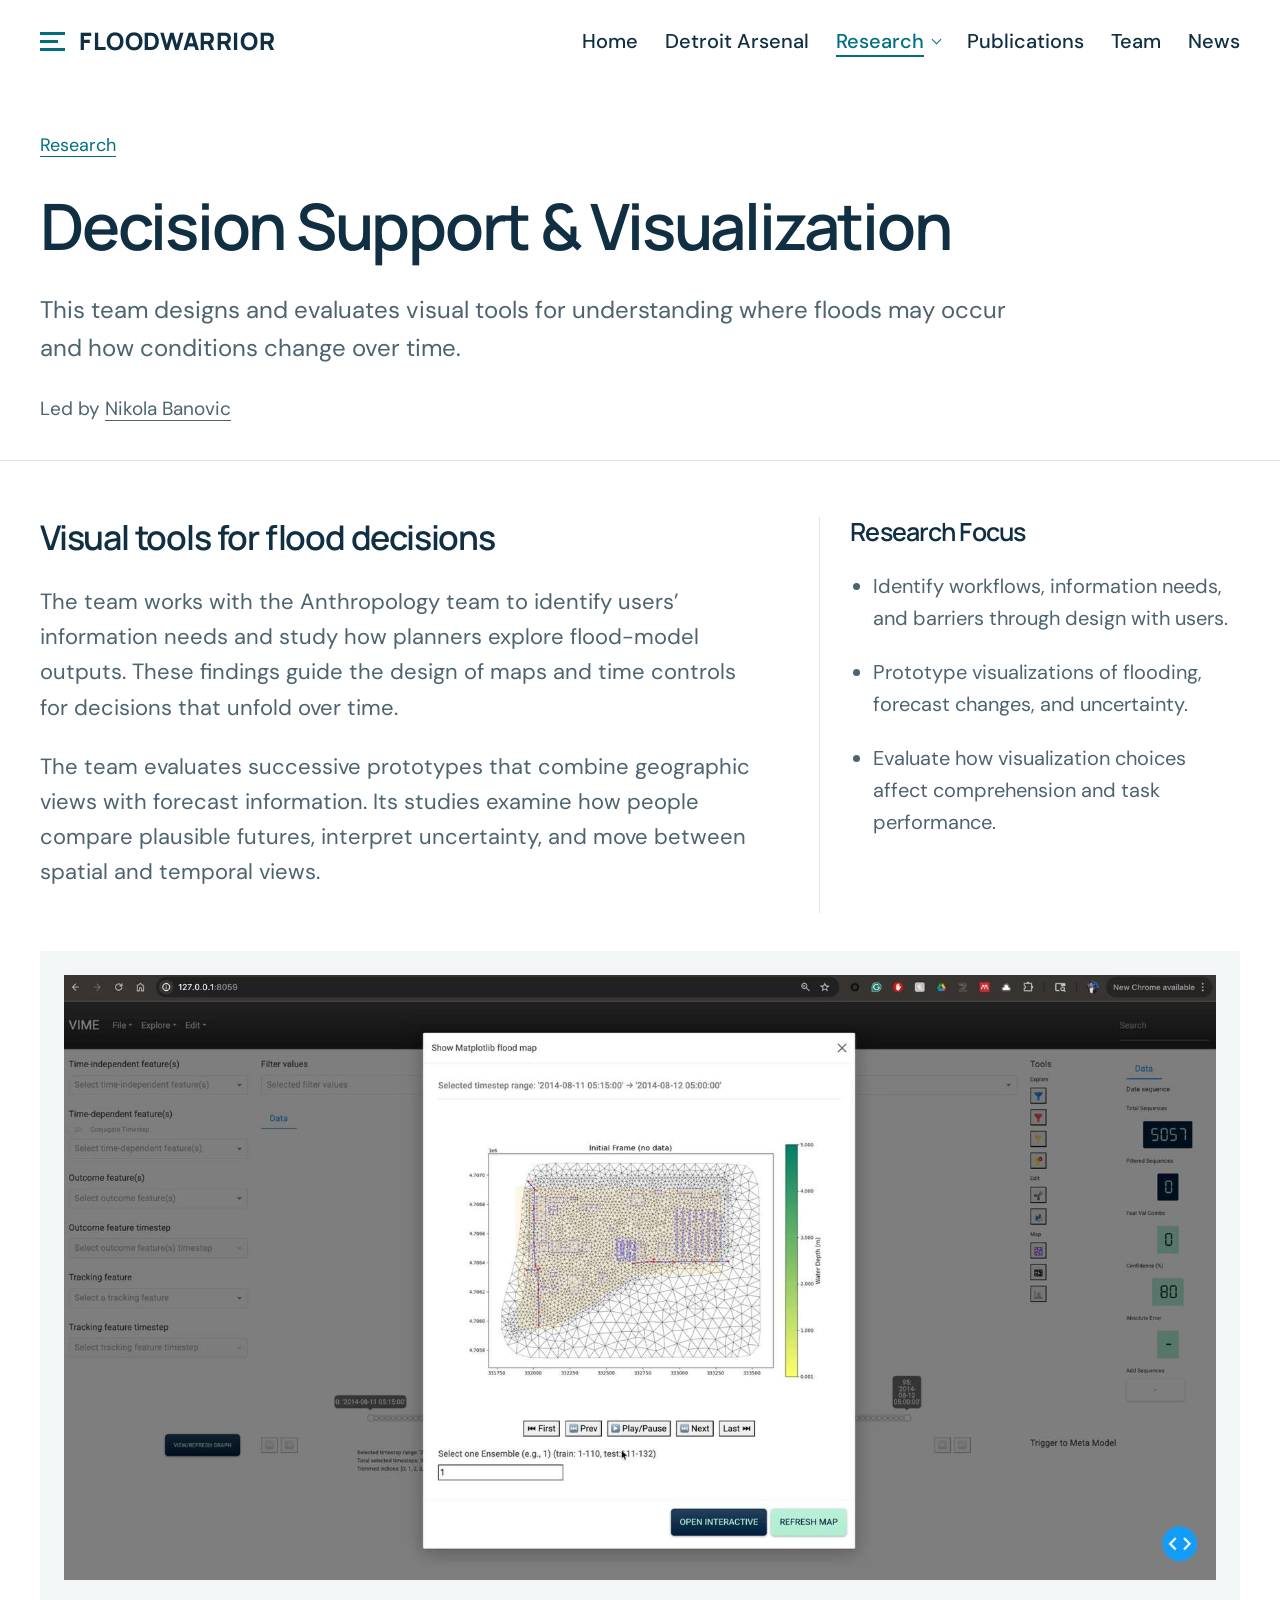
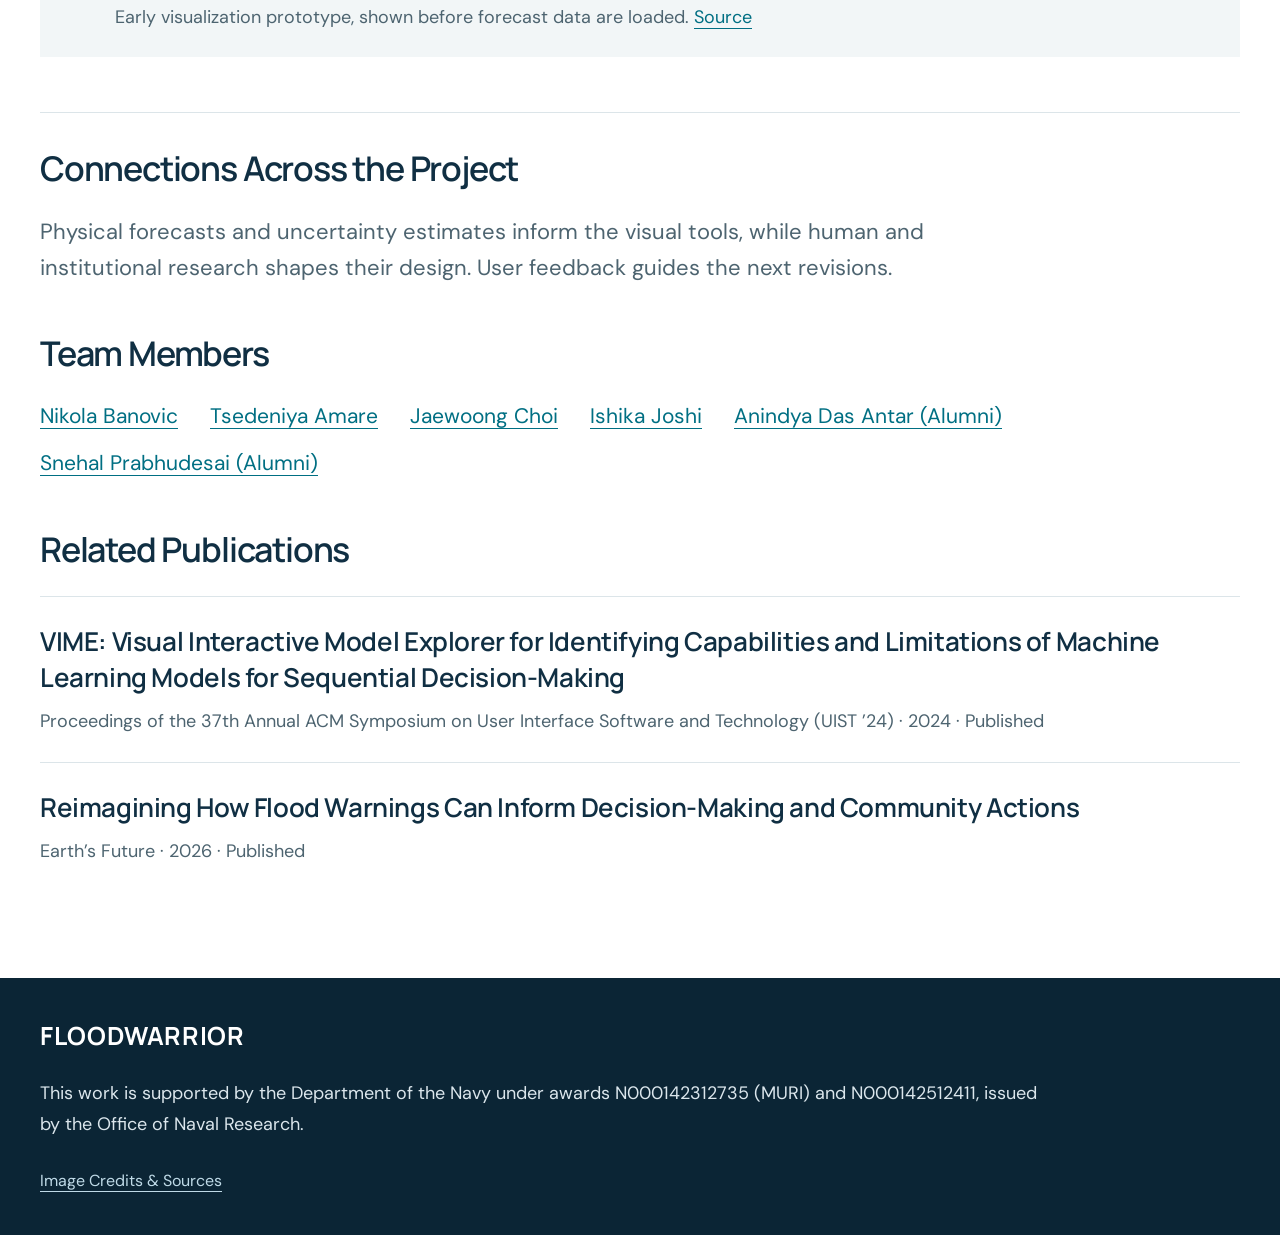
<file: research/decision-support.html>
<!doctype html><html lang="en"><head><meta charset="utf-8"><meta name="viewport" content="width=device-width,initial-scale=1"><meta name="description" content="FLOODWARRIOR: flood prediction, human behavior, and decisions under uncertainty."><meta name="theme-color" content="#102f43"><title>Decision Support &amp; Visualization | FLOODWARRIOR</title><link rel="icon" href="data:image/svg+xml,%3Csvg xmlns='http://www.w3.org/2000/svg' viewBox='0 0 32 32'%3E%3Crect width='32' height='32' rx='7' fill='%23102f43'/%3E%3Cpath d='M6 11h20M6 17h15M6 23h20' stroke='%237ed7de' stroke-width='3'/%3E%3C/svg%3E"><link rel="stylesheet" href="../assets/styles.css?v=20261103-catalog"></head><body id="top"><a class="skip-link" href="#main">Skip to content</a><header class="site-header"><a href="../index.html" class="brand" aria-label="FLOODWARRIOR home"><span class="brand-mark" aria-hidden="true"><i></i><i></i><i></i></span>FLOODWARRIOR</a><nav aria-label="Main navigation"><a href="../index.html" >Home</a><a href="../index.html#detroit-arsenal">Detroit Arsenal</a><details class="research-menu"><summary aria-current="true">Research</summary><div class="research-dropdown"><a href="../index.html#research">Research Overview</a><a href="../research/atmospheric-science.html" >Atmospheric Science</a><a href="../research/flood-science.html" >Flood Science</a><a href="../research/anthropology.html" >Anthropology</a><a href="../research/decision-support.html" aria-current="page">Decision Support &amp; Visualization</a><a href="../research/uncertainty-quantification.html" >Uncertainty Quantification</a><a href="../research/decision-science.html" >Decision Science</a></div></details><a href="../publications.html" >Publications</a><a href="../team.html" >Team</a><a href="../news.html">News</a></nav></header><main id="main"><section class="page-heading section"><a class="breadcrumb" href="../index.html#research">Research</a><h1>Decision Support &amp; Visualization</h1><p>This team designs and evaluates visual tools for understanding where floods may occur and how conditions change over time.</p><p class="research-team-lead">Led by <a href="../team.html#nikola-banovic">Nikola Banovic</a></p></section><section class="section research-team-content"><div class="research-team-overview"><div><h2>Visual tools for flood decisions</h2><p>The team works with the Anthropology team to identify users’ information needs and study how planners explore flood-model outputs. These findings guide the design of maps and time controls for decisions that unfold over time.</p><p>The team evaluates successive prototypes that combine geographic views with forecast information. Its studies examine how people compare plausible futures, interpret uncertainty, and move between spatial and temporal views.</p></div><aside><h3>Research Focus</h3><ul><li>Identify workflows, information needs, and barriers through design with users.</li><li>Prototype visualizations of flooding, forecast changes, and uncertainty.</li><li>Evaluate how visualization choices affect comprehension and task performance.</li></ul></aside></div><figure class="research-team-figure"><a href="../assets/research/decision-support-prototype.jpg" target="_blank" rel="noopener" aria-label="Enlarge research figure (opens in a new tab)"><img src="../assets/research/decision-support-prototype.jpg" width="1677" height="880" alt="A research prototype combines model exploration with a map and time controls for examining flood scenarios." loading="lazy"></a><figcaption>Early visualization prototype, shown before forecast data are loaded. <a href="../credits.html#research-team-figures">Source</a></figcaption></figure><div class="connection-band"><h2>Connections Across the Project</h2><p>Physical forecasts and uncertainty estimates inform the visual tools, while human and institutional research shapes their design. User feedback guides the next revisions.</p></div><div class="research-team-people"><h2>Team Members</h2><div class="member-links"><a href="../team.html#nikola-banovic">Nikola Banovic</a><a href="../team.html#tsedeniya-amare">Tsedeniya Amare</a><a href="../team.html#jaewoong-choi">Jaewoong Choi</a><a href="../team.html#ishika-joshi">Ishika Joshi</a><a href="../team.html#anindya-das-antar">Anindya Das Antar (Alumni)</a><a href="../team.html#snehal-prabhudesai">Snehal Prabhudesai (Alumni)</a></div></div><div class="related-publications"><h2>Related Publications</h2><ul><li><h3><a href="https://doi.org/10.1145/3654777.3676323">VIME: Visual Interactive Model Explorer for Identifying Capabilities and Limitations of Machine Learning Models for Sequential Decision-Making</a></h3><p>Proceedings of the 37th Annual ACM Symposium on User Interface Software and Technology (UIST ’24) · 2024 · Published</p></li><li><h3><a href="https://doi.org/10.1029/2026EF008857">Reimagining How Flood Warnings Can Inform Decision-Making and Community Actions</a></h3><p>Earth’s Future · 2026 · Published</p></li></ul></div></section></main><footer><div class="footer-inner"><a class="footer-brand" href="../index.html">FLOODWARRIOR</a><p>This work is supported by the Department of the Navy under awards N000142312735 (MURI) and N000142512411, issued by the Office of Naval Research.</p><a class="credit-link" href="../credits.html">Image Credits &amp; Sources</a></div></footer><script src="../assets/site.js" defer></script></body></html>
</file>
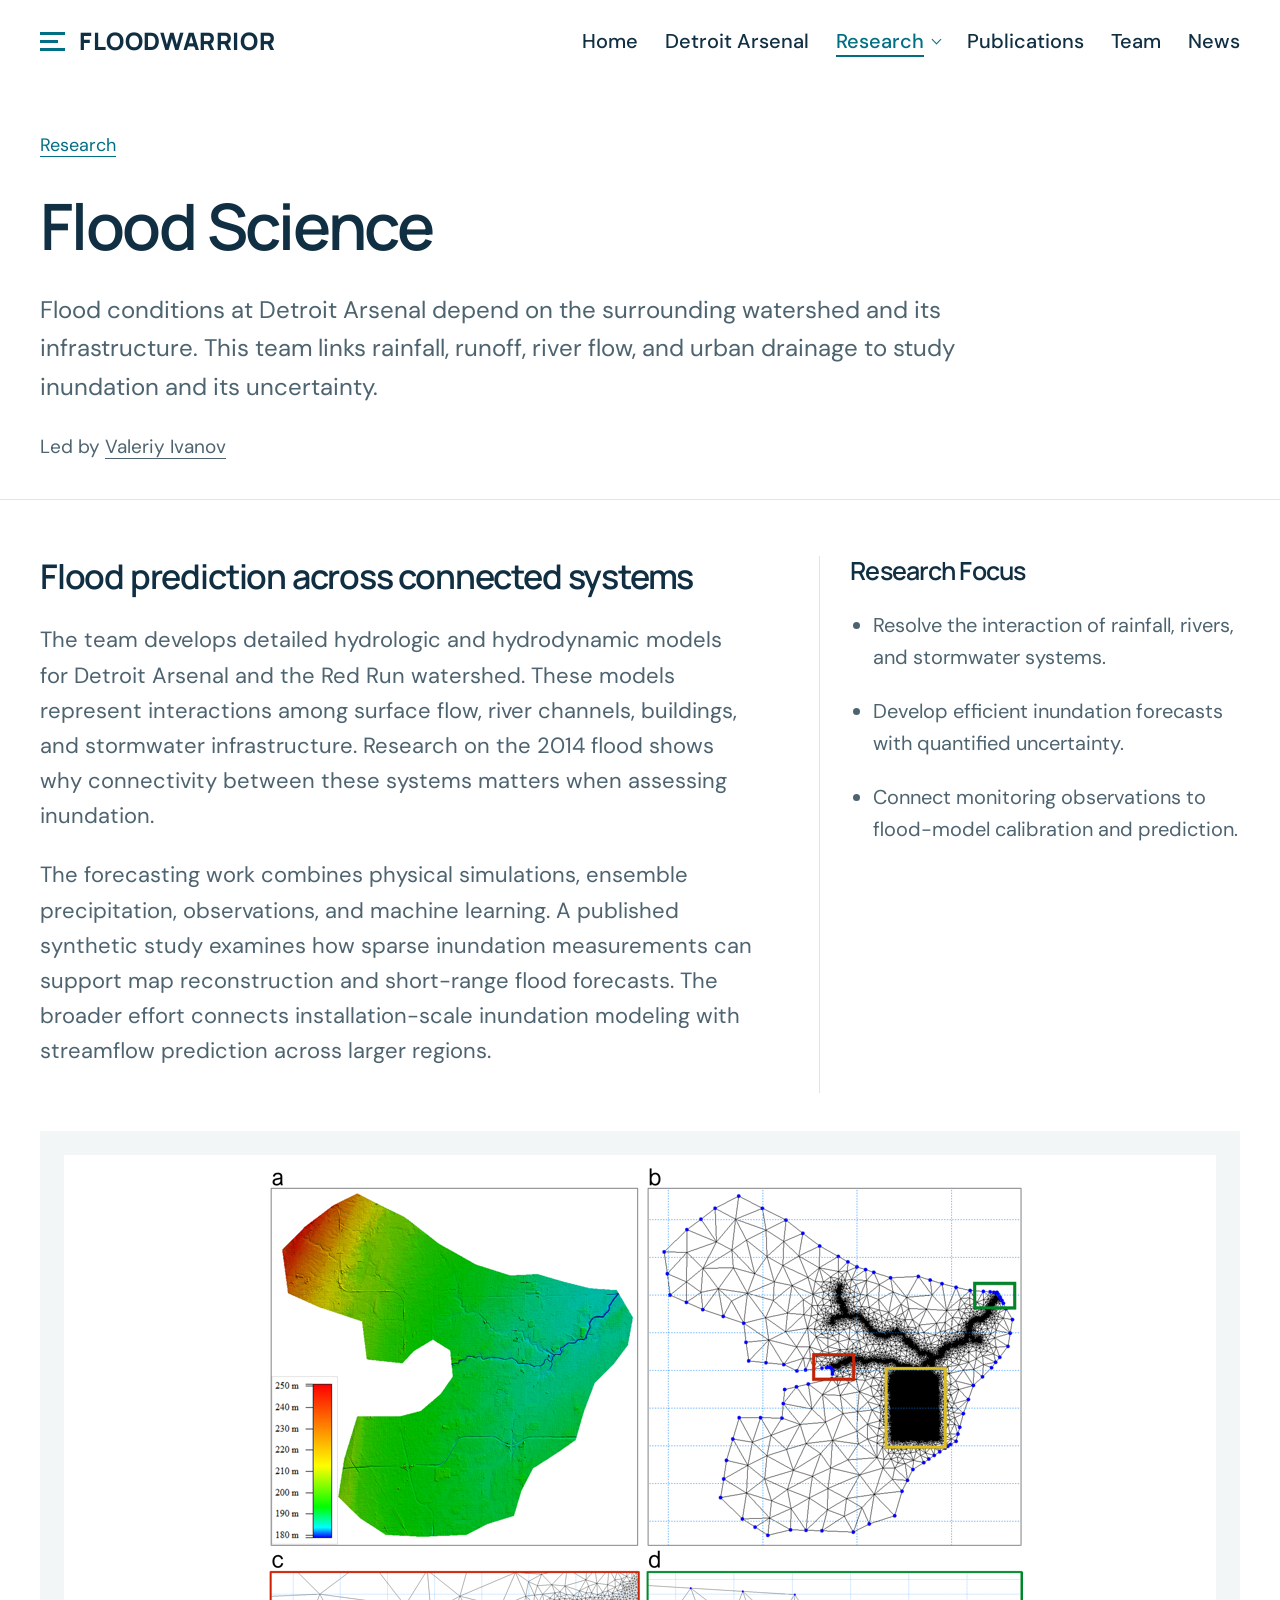
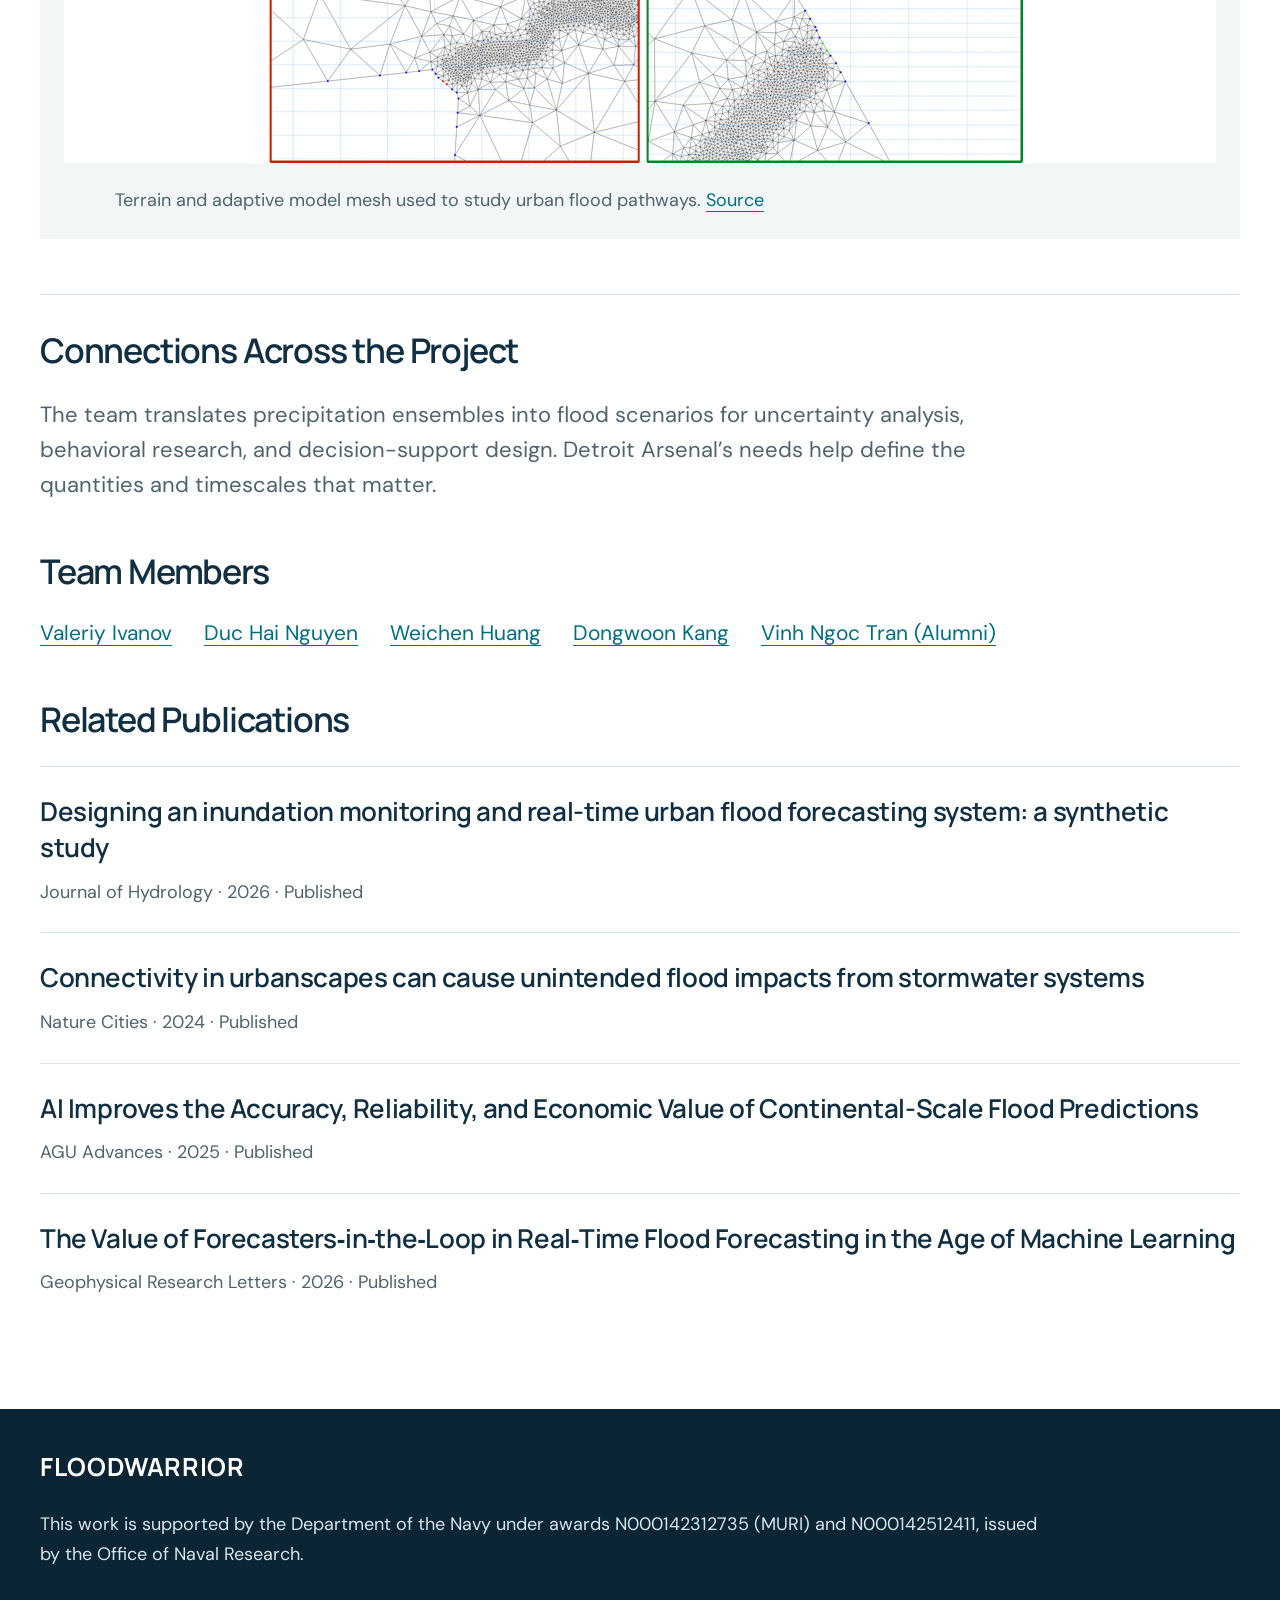
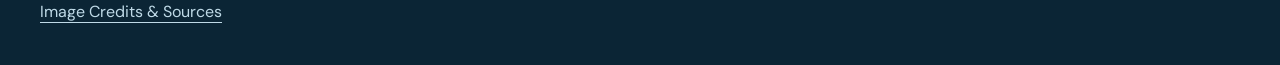
<file: research/flood-science.html>
<!doctype html><html lang="en"><head><meta charset="utf-8"><meta name="viewport" content="width=device-width,initial-scale=1"><meta name="description" content="FLOODWARRIOR: flood prediction, human behavior, and decisions under uncertainty."><meta name="theme-color" content="#102f43"><title>Flood Science | FLOODWARRIOR</title><link rel="icon" href="data:image/svg+xml,%3Csvg xmlns='http://www.w3.org/2000/svg' viewBox='0 0 32 32'%3E%3Crect width='32' height='32' rx='7' fill='%23102f43'/%3E%3Cpath d='M6 11h20M6 17h15M6 23h20' stroke='%237ed7de' stroke-width='3'/%3E%3C/svg%3E"><link rel="stylesheet" href="../assets/styles.css?v=20261103-catalog"></head><body id="top"><a class="skip-link" href="#main">Skip to content</a><header class="site-header"><a href="../index.html" class="brand" aria-label="FLOODWARRIOR home"><span class="brand-mark" aria-hidden="true"><i></i><i></i><i></i></span>FLOODWARRIOR</a><nav aria-label="Main navigation"><a href="../index.html" >Home</a><a href="../index.html#detroit-arsenal">Detroit Arsenal</a><details class="research-menu"><summary aria-current="true">Research</summary><div class="research-dropdown"><a href="../index.html#research">Research Overview</a><a href="../research/atmospheric-science.html" >Atmospheric Science</a><a href="../research/flood-science.html" aria-current="page">Flood Science</a><a href="../research/anthropology.html" >Anthropology</a><a href="../research/decision-support.html" >Decision Support &amp; Visualization</a><a href="../research/uncertainty-quantification.html" >Uncertainty Quantification</a><a href="../research/decision-science.html" >Decision Science</a></div></details><a href="../publications.html" >Publications</a><a href="../team.html" >Team</a><a href="../news.html">News</a></nav></header><main id="main"><section class="page-heading section"><a class="breadcrumb" href="../index.html#research">Research</a><h1>Flood Science</h1><p>Flood conditions at Detroit Arsenal depend on the surrounding watershed and its infrastructure. This team links rainfall, runoff, river flow, and urban drainage to study inundation and its uncertainty.</p><p class="research-team-lead">Led by <a href="../team.html#valeriy-ivanov">Valeriy Ivanov</a></p></section><section class="section research-team-content"><div class="research-team-overview"><div><h2>Flood prediction across connected systems</h2><p>The team develops detailed hydrologic and hydrodynamic models for Detroit Arsenal and the Red Run watershed. These models represent interactions among surface flow, river channels, buildings, and stormwater infrastructure. Research on the 2014 flood shows why connectivity between these systems matters when assessing inundation.</p><p>The forecasting work combines physical simulations, ensemble precipitation, observations, and machine learning. A published synthetic study examines how sparse inundation measurements can support map reconstruction and short-range flood forecasts. The broader effort connects installation-scale inundation modeling with streamflow prediction across larger regions.</p></div><aside><h3>Research Focus</h3><ul><li>Resolve the interaction of rainfall, rivers, and stormwater systems.</li><li>Develop efficient inundation forecasts with quantified uncertainty.</li><li>Connect monitoring observations to flood-model calibration and prediction.</li></ul></aside></div><figure class="research-team-figure"><a href="../assets/research/flooding-terrain-mesh.png" target="_blank" rel="noopener" aria-label="Enlarge research figure (opens in a new tab)"><img src="../assets/research/flooding-terrain-mesh.png" width="766" height="608" alt="Terrain representation and an adaptive computational mesh used to resolve urban flood pathways at multiple scales." loading="lazy"></a><figcaption>Terrain and adaptive model mesh used to study urban flood pathways. <a href="../credits.html#research-team-figures">Source</a></figcaption></figure><div class="connection-band"><h2>Connections Across the Project</h2><p>The team translates precipitation ensembles into flood scenarios for uncertainty analysis, behavioral research, and decision-support design. Detroit Arsenal’s needs help define the quantities and timescales that matter.</p></div><div class="research-team-people"><h2>Team Members</h2><div class="member-links"><a href="../team.html#valeriy-ivanov">Valeriy Ivanov</a><a href="../team.html#duc-hai-nguyen">Duc Hai Nguyen</a><a href="../team.html#weichen-huang">Weichen Huang</a><a href="../team.html#dongwoon-kang">Dongwoon Kang</a><a href="../team.html#vinh-ngoc-tran">Vinh Ngoc Tran (Alumni)</a></div></div><div class="related-publications"><h2>Related Publications</h2><ul><li><h3><a href="https://doi.org/10.1016/j.jhydrol.2026.135520">Designing an inundation monitoring and real-time urban flood forecasting system: a synthetic study</a></h3><p>Journal of Hydrology · 2026 · Published</p></li><li><h3><a href="https://doi.org/10.1038/s44284-024-00116-7">Connectivity in urbanscapes can cause unintended flood impacts from stormwater systems</a></h3><p>Nature Cities · 2024 · Published</p></li><li><h3><a href="https://doi.org/10.1029/2025AV001678">AI Improves the Accuracy, Reliability, and Economic Value of Continental-Scale Flood Predictions</a></h3><p>AGU Advances · 2025 · Published</p></li><li><h3><a href="https://doi.org/10.1029/2025GL118317">The Value of Forecasters‐in‐the‐Loop in Real‐Time Flood Forecasting in the Age of Machine Learning</a></h3><p>Geophysical Research Letters · 2026 · Published</p></li></ul></div></section></main><footer><div class="footer-inner"><a class="footer-brand" href="../index.html">FLOODWARRIOR</a><p>This work is supported by the Department of the Navy under awards N000142312735 (MURI) and N000142512411, issued by the Office of Naval Research.</p><a class="credit-link" href="../credits.html">Image Credits &amp; Sources</a></div></footer><script src="../assets/site.js" defer></script></body></html>
</file>
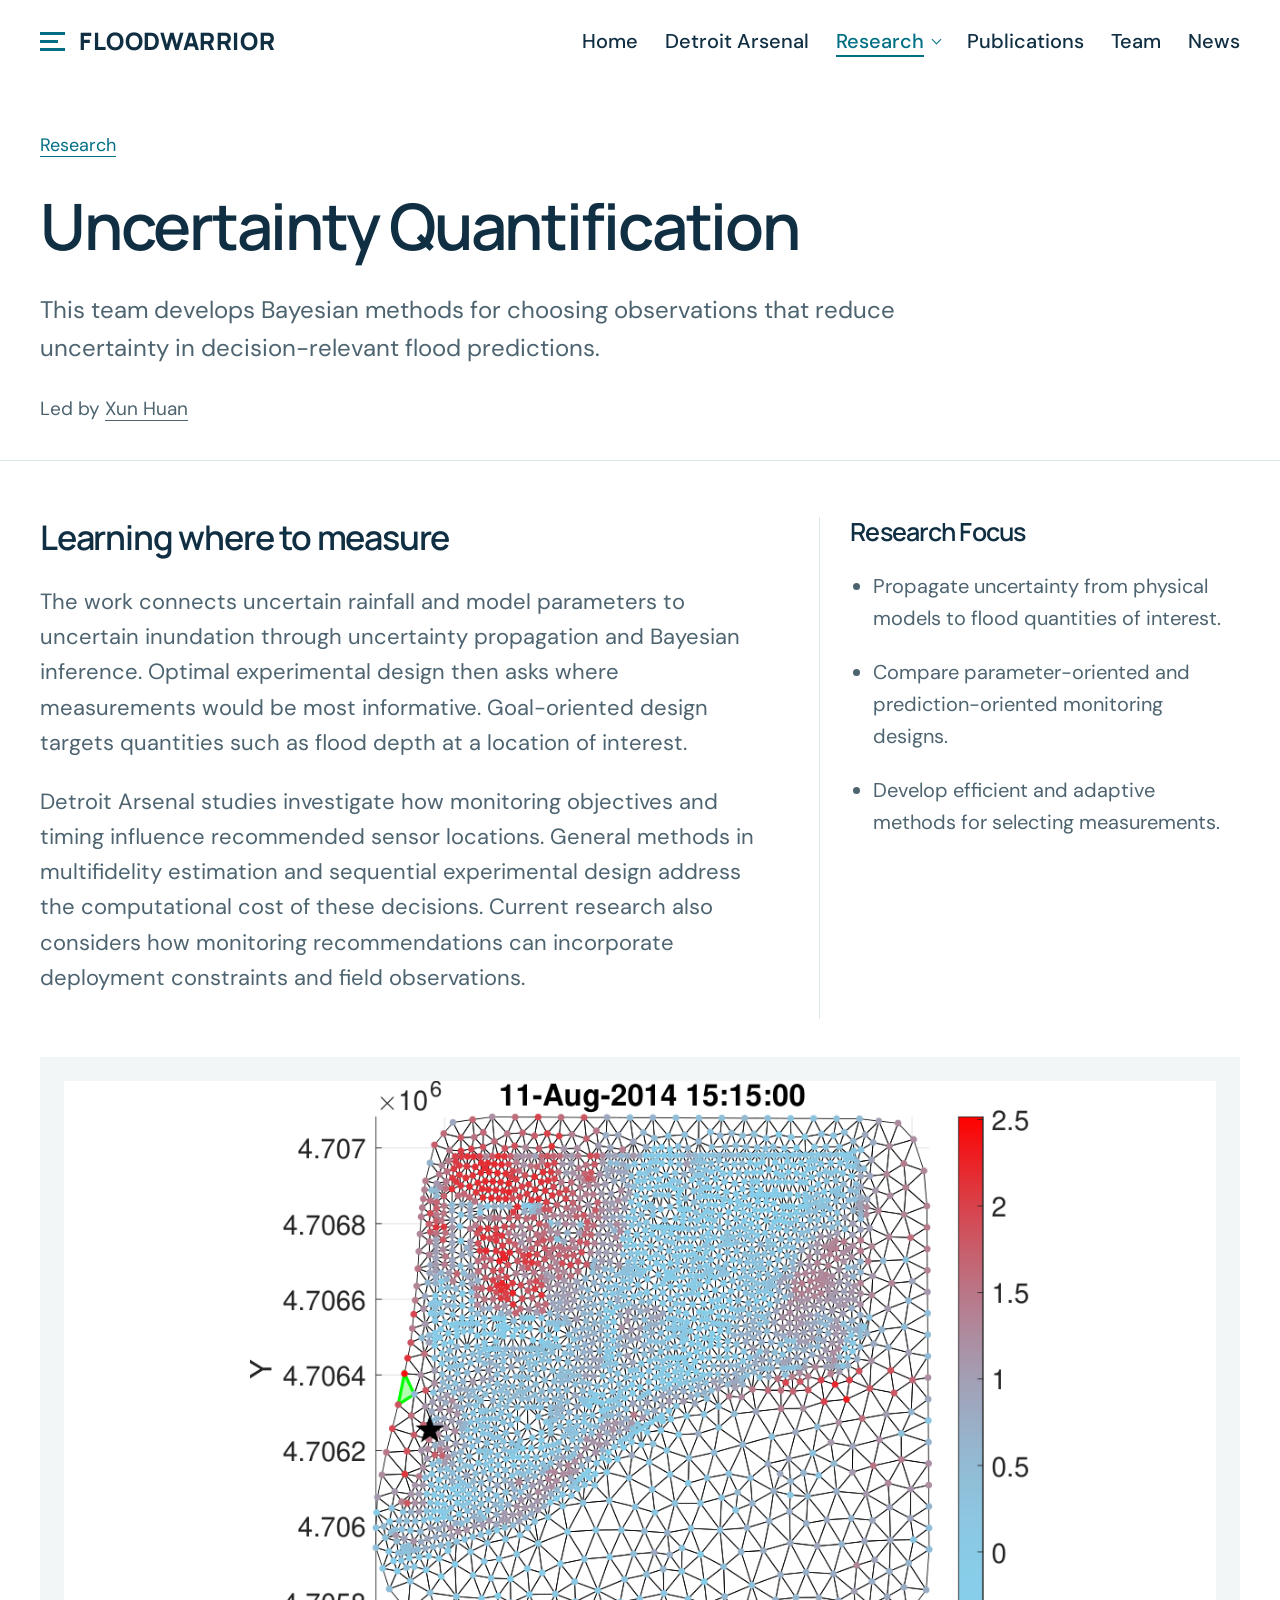
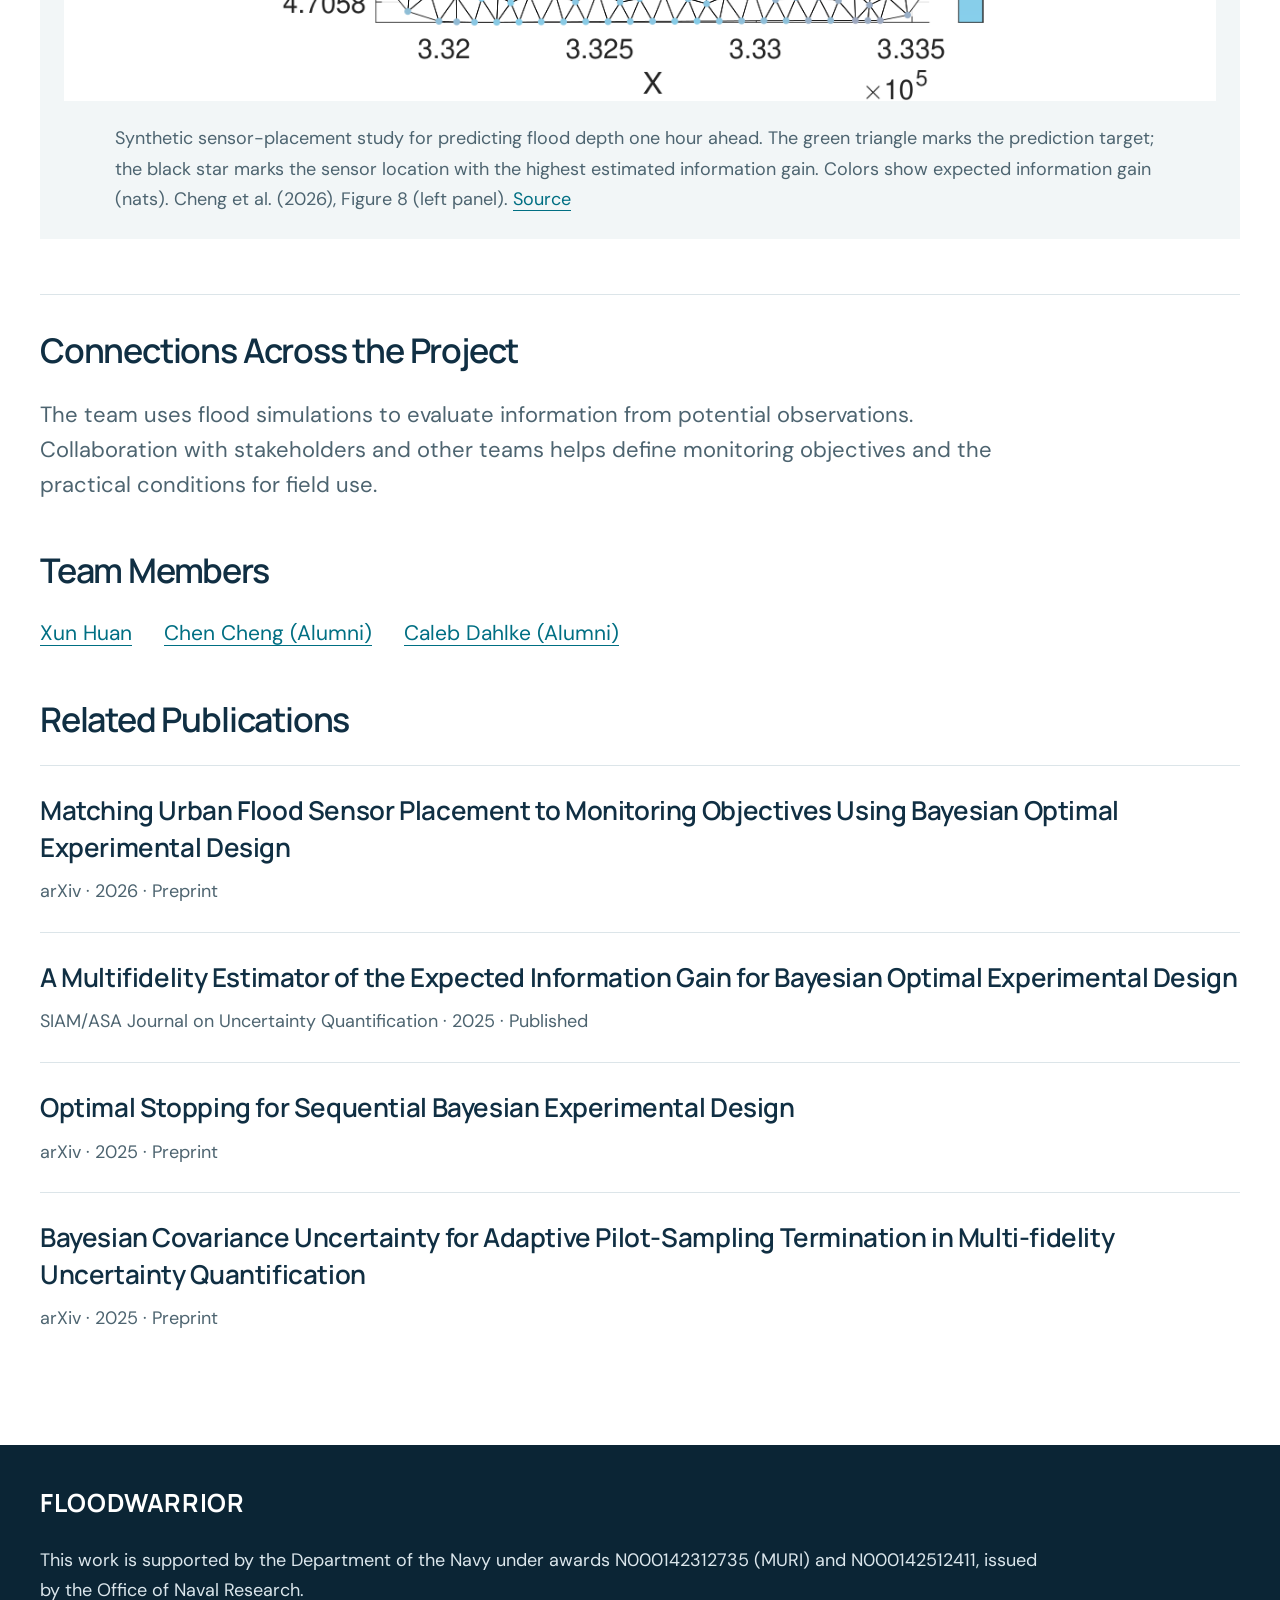
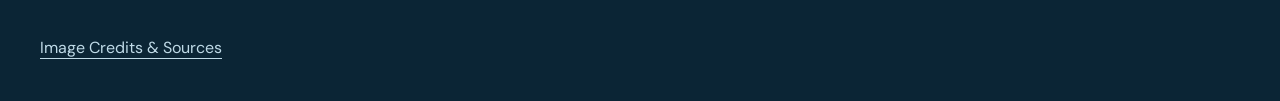
<file: research/uncertainty-quantification.html>
<!doctype html><html lang="en"><head><meta charset="utf-8"><meta name="viewport" content="width=device-width,initial-scale=1"><meta name="description" content="FLOODWARRIOR: flood prediction, human behavior, and decisions under uncertainty."><meta name="theme-color" content="#102f43"><title>Uncertainty Quantification | FLOODWARRIOR</title><link rel="icon" href="data:image/svg+xml,%3Csvg xmlns='http://www.w3.org/2000/svg' viewBox='0 0 32 32'%3E%3Crect width='32' height='32' rx='7' fill='%23102f43'/%3E%3Cpath d='M6 11h20M6 17h15M6 23h20' stroke='%237ed7de' stroke-width='3'/%3E%3C/svg%3E"><link rel="stylesheet" href="../assets/styles.css?v=20261103-catalog"></head><body id="top"><a class="skip-link" href="#main">Skip to content</a><header class="site-header"><a href="../index.html" class="brand" aria-label="FLOODWARRIOR home"><span class="brand-mark" aria-hidden="true"><i></i><i></i><i></i></span>FLOODWARRIOR</a><nav aria-label="Main navigation"><a href="../index.html" >Home</a><a href="../index.html#detroit-arsenal">Detroit Arsenal</a><details class="research-menu"><summary aria-current="true">Research</summary><div class="research-dropdown"><a href="../index.html#research">Research Overview</a><a href="../research/atmospheric-science.html" >Atmospheric Science</a><a href="../research/flood-science.html" >Flood Science</a><a href="../research/anthropology.html" >Anthropology</a><a href="../research/decision-support.html" >Decision Support &amp; Visualization</a><a href="../research/uncertainty-quantification.html" aria-current="page">Uncertainty Quantification</a><a href="../research/decision-science.html" >Decision Science</a></div></details><a href="../publications.html" >Publications</a><a href="../team.html" >Team</a><a href="../news.html">News</a></nav></header><main id="main"><section class="page-heading section"><a class="breadcrumb" href="../index.html#research">Research</a><h1>Uncertainty Quantification</h1><p>This team develops Bayesian methods for choosing observations that reduce uncertainty in decision-relevant flood predictions.</p><p class="research-team-lead">Led by <a href="../team.html#xun-huan">Xun Huan</a></p></section><section class="section research-team-content"><div class="research-team-overview"><div><h2>Learning where to measure</h2><p>The work connects uncertain rainfall and model parameters to uncertain inundation through uncertainty propagation and Bayesian inference. Optimal experimental design then asks where measurements would be most informative. Goal-oriented design targets quantities such as flood depth at a location of interest.</p><p>Detroit Arsenal studies investigate how monitoring objectives and timing influence recommended sensor locations. General methods in multifidelity estimation and sequential experimental design address the computational cost of these decisions. Current research also considers how monitoring recommendations can incorporate deployment constraints and field observations.</p></div><aside><h3>Research Focus</h3><ul><li>Propagate uncertainty from physical models to flood quantities of interest.</li><li>Compare parameter-oriented and prediction-oriented monitoring designs.</li><li>Develop efficient and adaptive methods for selecting measurements.</li></ul></aside></div><figure class="research-team-figure"><a href="../assets/research/uq-cheng-2026-figure8-left.png" target="_blank" rel="noopener" aria-label="Enlarge research figure (opens in a new tab)"><img src="../assets/research/uq-cheng-2026-figure8-left.png" width="859" height="682" alt="Map of expected information gain for flood sensor placement. The green triangle marks the prediction target and the black star marks the most informative candidate sensor location." loading="lazy"></a><figcaption>Synthetic sensor-placement study for predicting flood depth one hour ahead. The green triangle marks the prediction target; the black star marks the sensor location with the highest estimated information gain. Colors show expected information gain (nats). Cheng et al. (2026), Figure 8 (left panel). <a href="../credits.html#research-team-figures">Source</a></figcaption></figure><div class="connection-band"><h2>Connections Across the Project</h2><p>The team uses flood simulations to evaluate information from potential observations. Collaboration with stakeholders and other teams helps define monitoring objectives and the practical conditions for field use.</p></div><div class="research-team-people"><h2>Team Members</h2><div class="member-links"><a href="../team.html#xun-huan">Xun Huan</a><a href="../team.html#chen-cheng">Chen Cheng (Alumni)</a><a href="../team.html#caleb-dahlke">Caleb Dahlke (Alumni)</a></div></div><div class="related-publications"><h2>Related Publications</h2><ul><li><h3><a href="https://arxiv.org/abs/2608.21182">Matching Urban Flood Sensor Placement to Monitoring Objectives Using Bayesian Optimal Experimental Design</a></h3><p>arXiv · 2026 · Preprint</p></li><li><h3><a href="https://doi.org/10.1137/25M1731812">A Multifidelity Estimator of the Expected Information Gain for Bayesian Optimal Experimental Design</a></h3><p>SIAM/ASA Journal on Uncertainty Quantification · 2025 · Published</p></li><li><h3><a href="https://arxiv.org/abs/2509.21734">Optimal Stopping for Sequential Bayesian Experimental Design</a></h3><p>arXiv · 2025 · Preprint</p></li><li><h3><a href="https://arxiv.org/abs/2508.18490">Bayesian Covariance Uncertainty for Adaptive Pilot-Sampling Termination in Multi-fidelity Uncertainty Quantification</a></h3><p>arXiv · 2025 · Preprint</p></li></ul></div></section></main><footer><div class="footer-inner"><a class="footer-brand" href="../index.html">FLOODWARRIOR</a><p>This work is supported by the Department of the Navy under awards N000142312735 (MURI) and N000142512411, issued by the Office of Naval Research.</p><a class="credit-link" href="../credits.html">Image Credits &amp; Sources</a></div></footer><script src="../assets/site.js" defer></script></body></html>
</file>
<file: assets/styles.css>
@import url('https://fonts.googleapis.com/css2?family=DM+Sans:wght@400;500;600;700&family=Manrope:wght@400;500;600;700;800&display=swap');
:root{--ink:#102f43;--navy:#0b2535;--blue:#006f83;--cyan:#a5e5e5;--muted:#4d6470;--line:#dce5e9;--light:#f2f6f7;--max:1360px}
*{box-sizing:border-box}html{scroll-behavior:smooth;scroll-padding-top:30px}body{margin:0;background:#fff;color:var(--ink);font:22px/1.6 'DM Sans',Arial,sans-serif}h1,h2,h3,p,figure{margin:0}h1,h2,h3{font-family:Manrope,Arial,sans-serif;line-height:1.2;letter-spacing:-.035em;font-weight:600}h1{font-size:clamp(42px,5vw,68px)}h2{font-size:clamp(36px,3.5vw,50px);margin-bottom:30px}h3{font-size:30px}a{color:inherit;text-underline-offset:5px;text-decoration-thickness:1px}a:hover{color:var(--blue)}a:focus-visible,summary:focus-visible,input:focus-visible,select:focus-visible{outline:3px solid #cf8b28;outline-offset:5px}button,input,select{font:inherit}[hidden]{display:none!important}img{max-width:100%}.section{max-width:var(--max);margin:auto;padding:64px 40px}.section-rule{border-top:1px solid var(--line)}.section-action{margin-top:34px}.sr-only{position:absolute;width:1px;height:1px;padding:0;margin:-1px;overflow:hidden;clip:rect(0,0,0,0);white-space:nowrap;border:0}.skip-link{position:absolute;left:20px;top:-100px;z-index:20;background:white;padding:12px;font-size:18px}.skip-link:focus{top:10px}.draft-banner{font-size:14px;text-align:center;color:var(--muted);padding:6px 20px;background:var(--light)}
.site-header{max-width:var(--max);margin:auto;padding:22px 40px;display:flex;justify-content:space-between;align-items:center;gap:32px;position:relative;z-index:5}.brand{font-family:Manrope,Arial,sans-serif;font-size:24px;font-weight:800;letter-spacing:.025em;display:flex;gap:14px;align-items:center;text-decoration:none}.brand-mark{width:25px;display:grid;gap:5px}.brand-mark i{display:block;height:3px;background:var(--blue)}.brand-mark i:nth-child(2){width:18px}nav{display:flex;align-items:center;gap:27px}nav>a,nav summary{font-size:20px;font-weight:500;text-decoration:none;white-space:nowrap}nav a[aria-current],nav summary[aria-current]{color:var(--blue);text-decoration:underline;text-underline-offset:7px}.research-menu{position:relative;margin:0}.research-menu summary{cursor:pointer;display:flex;align-items:center;gap:9px;list-style:none}.research-menu summary::-webkit-details-marker{display:none}.research-menu summary:after{content:'';border:solid currentColor;border-width:0 1.5px 1.5px 0;padding:3px;transform:rotate(45deg);margin-top:-4px}.research-menu[open] summary:after{transform:rotate(225deg);margin-top:3px}.research-dropdown{position:absolute;top:calc(100% + 18px);left:-24px;width:420px;padding:12px 0;background:#fff;border:1px solid var(--line);box-shadow:0 10px 25px #102f4314}.research-dropdown a{display:block;padding:10px 24px;font-size:19px;line-height:1.45;text-decoration:none}.research-dropdown a:first-child{border-bottom:1px solid var(--line);padding-bottom:15px;margin-bottom:5px}.research-dropdown a:hover{background:var(--light)}
.hero{display:grid;grid-template-columns:1.1fr 1fr;background:var(--navy);color:#fff;min-height:620px}.hero-content{padding:48px 50px 48px max(40px,calc((100vw - 1280px)/2));align-self:center}.hero h1{font-size:clamp(42px,4.3vw,68px);font-weight:700;white-space:nowrap;letter-spacing:-.045em}.project-name{font-family:Manrope,Arial,sans-serif;color:var(--cyan);font-size:clamp(28px,2.2vw,34px);line-height:1.4;letter-spacing:-.02em;margin-top:20px;max-width:620px}.hero-intro{color:#dbe6eb;font-size:22px;line-height:1.65;margin:26px 0;max-width:600px}.button{display:inline-block;padding:14px 24px;text-decoration:none;background:var(--cyan);color:var(--navy);font-size:19px;font-weight:600;line-height:1.5}.button:hover{background:#c6f2ee;color:var(--navy)}.dark-button{background:var(--ink);color:white}.dark-button:hover{background:#1f5068;color:white}.hero-image{position:relative;min-height:600px;overflow:hidden}.hero-image>img{position:absolute;inset:0;width:100%;height:100%;object-fit:cover;object-position:center}.hero-image:after{content:'';position:absolute;inset:60% 0 0;background:linear-gradient(transparent,#071f2be6)}.hero-image figcaption{position:absolute;z-index:1;bottom:28px;left:32px;right:24px;font-size:16px;line-height:1.7;color:#fff}.hero-image figcaption a:hover{color:var(--cyan)}.partners{max-width:var(--max);margin:auto;padding:30px 40px;display:grid;grid-template-columns:repeat(3,1fr);gap:48px;align-items:center}.university{display:flex;align-items:center;gap:24px;text-decoration:none;font-family:Manrope,Arial,sans-serif;font-size:20px;font-weight:600;line-height:1.4}.university img{width:70px;height:70px;object-fit:contain;flex-shrink:0}.university:nth-child(2) img{width:60px;margin:0 5px}.university:nth-child(3) img{width:88px;height:78px}
.arsenal-section{background:var(--light)}.arsenal-layout{display:grid;grid-template-columns:1fr 1fr;gap:48px;align-items:center}.arsenal-layout p{color:var(--muted);margin-top:24px}.arsenal-layout h2{margin-bottom:26px}.arsenal-image img{width:100%;height:340px;object-fit:cover;display:block}.arsenal-image figcaption{margin-top:12px;font-size:16px;color:var(--muted)}.story-grid{display:grid;grid-template-columns:1fr 1fr;gap:48px;border-top:1px solid #c9d9e0;margin-top:38px;padding-top:28px}.eyebrow{font-size:16px;letter-spacing:.1em;text-transform:uppercase;color:var(--blue);font-weight:600;margin-bottom:18px}.story-grid h3{font-size:30px;line-height:1.35}.story-grid h3 a{text-decoration:none}.story-grid h3 a:hover{text-decoration:underline}.text-link{display:inline-block;color:var(--blue);font-size:19px;font-weight:500;margin-top:24px}.story-credit{font-size:17px;color:var(--muted);margin-top:20px}
.research-pair{margin-top:32px}.group-heading{font-family:'DM Sans',Arial,sans-serif;letter-spacing:.035em;font-size:23px;color:var(--group-color);font-weight:700;border-bottom:2px solid currentColor;padding-bottom:12px;margin-bottom:24px}.research-pair.physical{--group-color:#006f83}.research-pair.human{--group-color:#876126}.research-pair.decision{--group-color:#61518b}.research-card-grid{display:grid;grid-template-columns:1fr 1fr;gap:38px}.research-figure{display:flex;height:260px;align-items:center;justify-content:center;background:var(--light);padding:16px;margin-bottom:18px}.research-figure img{width:100%;height:100%;object-fit:contain}.research-card h3{font-size:30px;margin-bottom:15px}.research-card h3 a{text-decoration:none}.research-card h3 a:hover{text-decoration:underline}.research-card>p{color:var(--muted);font-size:22px;max-width:540px}
.highlights-grid{display:grid;grid-template-columns:repeat(3,1fr);gap:38px}.figure-link{display:flex;align-items:center;justify-content:center;background:var(--light);height:220px;padding:12px;margin-bottom:20px}.figure-link img{width:100%;height:100%;object-fit:contain}.pub-meta{font-size:16px;color:var(--blue);line-height:1.6;margin-bottom:15px}.highlight h3{font-size:29px;line-height:1.3;margin-bottom:22px}.highlight h3 a{text-decoration:none}.highlight h3 a:hover{text-decoration:underline}.highlight>p:not(.pub-meta):not(.figure-note){font-size:21px;color:var(--muted)}
.leadership-grid{display:grid;grid-template-columns:repeat(3,1fr);gap:38px 42px}.person-card{min-width:0}.portrait-frame{display:block;width:180px;aspect-ratio:6/7;overflow:hidden;position:relative;margin-bottom:18px;background:var(--light)}.portrait-frame img{position:absolute;display:block;width:100%;height:100%;max-width:none;object-fit:cover;object-position:50% 20%}.person-role{font-size:17px;color:var(--blue);font-weight:500;margin-bottom:8px}.person-card h3{font-size:28px;line-height:1.3;margin-bottom:10px}.person-card h3 a{text-decoration:none}.person-card h3 a:hover{text-decoration:underline}.person-institution{font-size:19px;line-height:1.5;color:var(--muted);margin-bottom:10px}.person-group{font-size:18px;line-height:1.5;text-decoration:none;display:block;color:var(--blue)}.person-email{display:inline-block;font-size:18px;overflow-wrap:anywhere;margin-top:12px;color:var(--blue)}.person-note{font-size:16px;color:var(--muted);margin-top:12px}.news-grid{display:grid;grid-template-columns:repeat(3,1fr);gap:38px}.news-grid h3{font-size:26px;line-height:1.4}.news-grid h3 a{text-decoration:none}.news-grid h3 a:hover{text-decoration:underline}
footer{background:var(--navy);color:#dbe6ec;padding:38px 40px}.footer-inner{max-width:1280px;margin:auto}.footer-brand{font-family:Manrope,Arial,sans-serif;color:white;text-decoration:none;font-size:25px;font-weight:700;letter-spacing:.025em}.footer-inner>p{font-size:18px;max-width:1000px;line-height:1.7;margin:22px 0}.credit-link{font-size:16px;color:#bfdae7}footer a:hover{color:var(--cyan)}
.page-heading{padding-top:44px;padding-bottom:36px;border-bottom:1px solid var(--line)}.page-heading>p{max-width:970px;margin-top:26px;color:var(--muted);font-size:24px}.page-heading .research-team-lead{font-size:19px}.breadcrumb{font-size:18px;color:var(--blue);display:inline-block;margin-bottom:28px}.people-section{padding-top:40px;padding-bottom:44px;border-bottom:1px solid var(--line)}.people-section h2{font-size:36px}.members-grid{display:grid;grid-template-columns:repeat(4,1fr);gap:34px 30px}.members-grid .person-card h3{font-size:26px}.bibliography-section{padding-top:42px}.bib-controls{display:grid;grid-template-columns:1.6fr 1fr auto;gap:26px;align-items:end;margin-bottom:36px}.bib-controls label{font-size:18px}.bib-controls input,.bib-controls select{display:block;width:100%;margin-top:10px;min-height:52px;padding:11px 14px;color:var(--ink);border:1px solid #99aeb9;border-radius:0;background:white;font-size:19px}.bib-controls #bib-count{font-size:16px;padding-bottom:12px;min-width:125px;color:var(--muted)}.publication-list{border-top:1px solid var(--line)}.publication{display:grid;grid-template-columns:112px 1fr;gap:35px;padding:35px 0;border-bottom:1px solid var(--line)}.pub-year{font-size:30px;line-height:1.4;color:var(--muted)}.pub-year small{font-size:16px;display:block;margin-top:7px}.publication h3{font-size:27px;line-height:1.4;letter-spacing:-.015em}.publication h3 a{text-decoration:none}.publication h3 a:hover{text-decoration:underline}.citation-authors{font-size:19px;color:var(--muted);margin-top:14px;line-height:1.65}.publication details{margin-top:17px}.publication summary{font-size:18px;color:var(--blue);cursor:pointer;width:fit-content}.pub-authors{font-size:19px;color:var(--muted);margin-top:16px;overflow-wrap:anywhere}.pub-resources{display:flex;flex-wrap:wrap;gap:14px 25px;margin-top:16px;font-size:17px;color:var(--blue);overflow-wrap:anywhere}.bib-empty{font-size:21px;background:var(--light);padding:24px}
.research-team-content{padding-top:56px}.research-team-overview{display:grid;grid-template-columns:1.7fr 1fr;gap:64px}.research-team-overview h2,.connection-band h2,.research-team-people h2,.related-publications h2{font-size:34px;margin-bottom:26px}.research-team-overview>div>p{color:var(--muted);margin-bottom:24px}.research-team-overview aside{border-left:1px solid var(--line);padding-left:30px}.research-team-overview aside h3{font-size:25px;margin-bottom:23px}.research-team-overview ul{padding-left:23px;color:var(--muted);font-size:20px;margin:0}.research-team-overview li+li{margin-top:22px}.research-team-figure{background:var(--light);padding:24px;margin:38px 0 55px}.research-team-figure>a{display:block;background:white}.research-team-figure img{display:block;max-width:100%;width:auto;height:auto;max-height:620px;object-fit:contain;margin:auto}.research-team-figure figcaption{margin:22px auto 0;max-width:1050px;color:var(--muted);font-size:18px;line-height:1.7}.research-team-figure figcaption a{color:var(--blue)}.connection-band{margin:45px 0;padding-top:35px;border-top:1px solid var(--line)}.connection-band p{max-width:1000px;color:var(--muted)}.research-team-people{margin:48px 0}.member-links{display:flex;flex-wrap:wrap;gap:14px 32px}.member-links a{font-size:21px;color:var(--blue)}.related-publications ul{list-style:none;padding:0}.related-publications li{border-top:1px solid var(--line);padding:26px 0}.related-publications h3{font-size:26px;line-height:1.4;letter-spacing:-.015em}.related-publications h3 a{text-decoration:none}.related-publications h3 a:hover{text-decoration:underline}.related-publications li p{font-size:18px;color:var(--muted);margin-top:12px}.credits-list{padding-top:30px;max-width:1180px}.credits-list h2{font-size:33px;margin:30px 0 24px}.credits-list p{font-size:21px;line-height:1.7;color:var(--muted);margin-bottom:22px}.credits-list a{color:var(--blue)}
@media(max-width:1100px){.site-header{display:block}.brand{margin-bottom:18px}nav{gap:28px}.hero-content{padding:54px 34px}.hero{min-height:0}.hero h1{font-size:42px}.project-name{font-size:29px}.partners{gap:28px}.university{font-size:18px;gap:17px}.university img{width:55px;height:55px}.university:nth-child(2) img{width:45px}.university:nth-child(3) img{width:65px}.arsenal-layout{gap:38px}.arsenal-image img{height:350px}.highlights-grid{gap:28px}.highlight h3{font-size:26px}.figure-link{height:210px}.leadership-grid{gap:45px 30px}.members-grid{grid-template-columns:repeat(3,1fr)}.person-card h3{font-size:25px}.research-team-overview{gap:38px}}
@media(max-width:1000px){.hero{grid-template-columns:1fr}.hero h1{font-size:clamp(26px,7.8vw,62px)}.hero-content{padding:40px 40px}.project-name{font-size:32px;max-width:780px}.hero-intro{max-width:780px;font-size:24px}.hero-image{min-height:440px}.hero-image>img{object-position:center 48%}.hero-image:after{inset:70% 0 0}.arsenal-layout{grid-template-columns:1fr}.arsenal-image img{height:430px}.partners{padding:28px 40px}.university{display:block}.university img{display:block;margin-bottom:16px;height:62px}.university:nth-child(2) img{margin:0 0 16px}.highlights-grid{grid-template-columns:1fr}.highlight{display:grid;grid-template-columns:1fr 1fr;gap:0 30px}.highlight .figure-link{grid-column:1;grid-row:1/5;height:300px;margin:0}.highlight .pub-meta,.highlight h3,.highlight>p:not(.pub-meta):not(.figure-note),.highlight>.text-link{grid-column:2}.highlight .text-link{margin-top:20px}.highlight+.highlight{margin-top:32px}.leadership-grid{grid-template-columns:repeat(2,1fr)}.story-grid{gap:36px}.story-grid h3{font-size:27px}.research-card-grid{gap:32px}.research-figure{height:260px}.research-card h3{font-size:28px}.research-team-overview{grid-template-columns:1fr}.research-team-overview aside{padding:26px 0 0;border-left:0;border-top:1px solid var(--line)}.research-team-overview ul{columns:2;column-gap:45px}.research-team-overview li{break-inside:avoid}.news-grid{gap:38px}}
@media(max-width:680px){body{font-size:21px}.section{padding:44px 24px}h2{font-size:36px;margin-bottom:30px}h1{font-size:42px;overflow-wrap:break-word}.draft-banner{font-size:13px}.site-header{padding:20px 24px}.brand{font-size:23px;margin-bottom:22px}nav{gap:16px 22px;flex-wrap:wrap}nav>a,nav summary{font-size:19px}.research-menu{position:static}.research-dropdown{left:24px;right:24px;top:calc(100% - 6px);width:auto}.research-dropdown a{font-size:19px;padding:13px 20px}.hero-content{padding:36px 24px}.project-name{font-size:28px;margin-top:24px}.hero-intro{font-size:21px;line-height:1.65;margin:28px 0}.button{font-size:18px;padding:13px 21px}.hero-image{min-height:360px}.hero-image figcaption{font-size:15px;left:24px;bottom:22px}.partners{padding:26px 24px;grid-template-columns:1fr;gap:26px}.university{display:flex;gap:25px;font-size:20px}.university img,.university:nth-child(2) img{margin:0;width:54px;height:58px;object-fit:contain}.university:nth-child(3) img{width:65px;height:55px}.arsenal-image img{height:300px}.arsenal-layout{gap:32px}.arsenal-layout p{margin-top:22px}.arsenal-image figcaption{font-size:15px}.story-grid{grid-template-columns:1fr;gap:35px;margin-top:38px;padding-top:30px}.story-grid h3{font-size:28px}.story-grid .eyebrow{font-size:15px;margin-bottom:12px}.story-credit{font-size:17px}.text-link{font-size:18px;margin-top:18px}.research-pair{margin-top:28px}.group-heading{font-size:21px;margin-bottom:24px}.research-card-grid{grid-template-columns:1fr;gap:30px}.research-card h3{font-size:29px}.research-card>p{font-size:21px}.research-figure{height:240px;margin-bottom:18px;padding:14px}.highlights-grid{display:block}.highlight{display:block}.highlight .figure-link{height:230px;margin-bottom:20px}.highlight+.highlight{margin-top:34px}.highlight h3{font-size:29px;margin-bottom:18px}.highlight>p:not(.pub-meta):not(.figure-note){font-size:21px}.pub-meta{font-size:16px}.section-action{margin-top:28px}.leadership-grid{gap:38px 28px}.portrait-frame{width:150px;margin-bottom:16px}.person-card h3{font-size:24px}.person-institution{font-size:18px}.person-group,.person-email{font-size:17px}.person-role{font-size:16px}.news-grid{grid-template-columns:1fr;gap:33px}.news-grid h3{font-size:28px}footer{padding:38px 24px}.footer-brand{font-size:24px}.footer-inner>p{font-size:18px}.credit-link{font-size:16px}.page-heading{padding-top:44px;padding-bottom:36px}.page-heading>p{font-size:22px}.page-heading .research-team-lead{font-size:19px}.people-section{padding-top:30px;padding-bottom:34px}.people-section h2{font-size:33px}.members-grid{grid-template-columns:repeat(2,1fr);gap:38px 28px}.members-grid .person-card h3{font-size:24px}.bib-controls{grid-template-columns:1fr;gap:20px}.bib-controls #bib-count{padding-bottom:0}.publication{grid-template-columns:1fr;gap:15px;padding:30px 0}.pub-year{display:flex;align-items:center;gap:17px;font-size:24px}.pub-year small{margin:0;font-size:16px}.publication h3{font-size:25px}.citation-authors,.pub-authors{font-size:19px}.publication summary{font-size:18px}.pub-resources{font-size:17px}.research-team-overview h2,.connection-band h2,.research-team-people h2,.related-publications h2{font-size:30px}.research-team-overview ul{columns:1;font-size:20px}.research-team-figure{padding:14px;margin:30px 0 38px}.research-team-figure figcaption{font-size:17px}.member-links{gap:13px 25px}.member-links a{font-size:20px}.related-publications h3{font-size:24px}.related-publications li p{font-size:17px}.credits-list h2{font-size:30px}.credits-list p{font-size:20px}}
@media(max-width:410px){nav{gap:12px 18px}nav>a,nav summary{font-size:19px}.brand{font-size:22px}.leadership-grid,.members-grid{grid-template-columns:1fr}.portrait-frame{width:180px}.person-card h3,.members-grid .person-card h3{font-size:28px}.person-institution{font-size:20px}.person-group,.person-email{font-size:19px}.research-figure{height:245px}.project-name{font-size:26px}.hero-intro{font-size:21px}.page-heading h1{font-size:37px}}
@media(prefers-reduced-motion:reduce){html{scroll-behavior:auto}}
.university.wordmark img{width:245px;height:78px;object-fit:contain}
@media(max-width:1100px){.university.wordmark img{width:210px;height:70px}}
@media(max-width:680px){.university.wordmark img{width:240px;height:65px}}
/* Frame the unaltered Landsat source around downtown Detroit and the river. */
.hero-image>img{inset:auto;top:0;left:50%;height:160%;width:auto;max-width:none;object-fit:initial;transform:translateX(-34.7222%)}
.figure-note{font-size:16px;line-height:1.5;color:var(--muted);margin:-10px 0 20px}
@media(min-width:681px) and (max-width:1000px){.highlight .figure-link{grid-row:1/5}.highlight .figure-note{grid-column:1;grid-row:5;margin:14px 0 0}.highlight>.text-link{grid-column:2;grid-row:4}}

@media(min-width:870px) and (max-width:1000px){.hero-image>img{height:185%}}
@media(min-width:681px) and (max-width:1000px){.news-grid{grid-template-columns:1fr}.news-grid article{max-width:750px}}

/* Membership history and unobtrusive section navigation. */
.portrait-initials{display:flex;align-items:center;justify-content:center;font-size:38px;color:var(--muted);font-family:Manrope,Arial,sans-serif}.section-return{display:flex;justify-content:flex-end;margin-top:24px}.back-to-top{font-size:16px;color:var(--muted);text-decoration:none;display:inline-flex;gap:8px;align-items:center;padding:6px 0}.back-to-top:hover{text-decoration:underline;color:var(--blue)}.back-to-top span{font-size:22px;line-height:1}


/* Compact catalog and news lists, keeping titles and authors readable. */
.bibliography-section{padding-top:28px}.bib-controls{gap:18px;margin-bottom:22px}.bib-controls input,.bib-controls select{margin-top:6px;padding:8px 12px;min-height:46px}.bib-controls #bib-count{padding-bottom:10px}.category-links{display:flex;flex-wrap:wrap;gap:9px 20px;font-size:17px;line-height:1.5}.category-links a{color:var(--blue);text-decoration:none}.category-links a:hover{text-decoration:underline}.category-links span{color:var(--muted);font-size:14px;margin-left:3px}.sort-label{font-size:15px;color:var(--muted);margin:18px 0 0}.bib-group{margin-top:34px;scroll-margin-top:24px}.bib-group h2{font-size:28px;letter-spacing:-.02em;margin-bottom:14px;color:var(--blue)}.group-count{font-family:'DM Sans',Arial,sans-serif;font-size:16px;font-weight:400;color:var(--muted);margin-left:8px}.bib-entry{display:block;padding:16px 0}.bib-entry .pub-meta{font-size:15px;line-height:1.5;margin-bottom:4px}.bib-entry h3{font-size:23px;line-height:1.35}.bib-entry .citation-authors{font-size:17px;line-height:1.45;margin-top:6px}.bib-entry details{margin-top:6px}.bib-entry summary{font-size:15px}.bib-entry .pub-authors{font-size:17px;line-height:1.5;margin-top:10px}.bib-entry .pub-resources{font-size:16px;gap:8px 22px;margin-top:10px}.bib-entry:target{background:var(--light);box-shadow:0 0 0 10px var(--light)}
.section-heading-row{display:flex;justify-content:space-between;align-items:baseline;gap:18px;margin-bottom:18px}.section-heading-row h2{margin:0}.section-heading-row .text-link{margin:0;white-space:nowrap;font-size:18px}.news-list{border-top:1px solid var(--line)}.news-entry{padding:18px 0;border-bottom:1px solid var(--line)}.news-entry .pub-meta{font-size:16px;line-height:1.5;margin-bottom:5px}.news-entry h3{font-size:25px;line-height:1.35;letter-spacing:-.02em}.news-entry h3 a{text-decoration:none}.news-entry h3 a:hover{text-decoration:underline}.news-meta{font-size:16px;line-height:1.5;color:var(--muted);margin-top:6px}.news-archive{padding-top:30px}.news-year+.news-year{margin-top:36px}.news-year h2{font-size:30px;color:var(--blue);margin-bottom:16px}.home-news .news-entry{padding:15px 0}.home-news h3{font-size:24px}.home-news .pub-meta{font-size:15px}
@media(max-width:1250px){.site-header{flex-wrap:wrap;gap:18px}.site-header nav{flex-wrap:wrap;gap:16px 24px}}
@media(max-width:680px){.bibliography-section{padding-top:24px}.bib-controls{grid-template-columns:1fr;gap:12px}.bib-controls #bib-count{padding-bottom:0}.category-links{font-size:16px;gap:8px 16px}.bib-group{margin-top:28px}.bib-group h2{font-size:25px}.bib-entry{padding:15px 0}.bib-entry h3{font-size:21px}.bib-entry .pub-meta{font-size:14px}.section-heading-row{display:block}.section-heading-row .text-link{display:inline-block;margin-top:12px}.news-entry h3,.home-news h3{font-size:22px}.news-entry .pub-meta{font-size:14px}.news-archive{padding-top:24px}}
</file>
<file: assets/atmospheric.css>
/* Atmospheric Science figures and the homepage animation. */
.animated-preview{position:relative}
.animated-preview picture{display:block;width:100%;height:100%}
.animation-toggle{position:absolute;right:9px;bottom:9px;border:1px solid var(--line);background:#fff;color:var(--ink);font-size:14px;line-height:1.4;padding:5px 9px;cursor:pointer}
.animation-toggle:hover{color:var(--blue);border-color:var(--blue)}
.animation-toggle:focus-visible,.forecast-switch button:focus-visible{outline:3px solid #cf8b28;outline-offset:4px}
.atmospheric-content{padding-top:38px}
.atmospheric-block+.atmospheric-block{border-top:1px solid var(--line);margin-top:42px;padding-top:36px}
.atmospheric-block h2{font-size:36px;margin-bottom:20px}
.atmospheric-block>p,.atmospheric-intro p{max-width:1050px;color:var(--muted)}
.atmospheric-intro p+p{margin-top:18px}
.forecast-switch{display:flex;gap:26px;margin:25px 0 20px;border-bottom:1px solid var(--line)}
.forecast-switch button{font-size:21px;font-weight:500;border:0;border-bottom:3px solid transparent;color:var(--muted);background:none;padding:0 0 10px;cursor:pointer}
.forecast-switch button[aria-pressed=true]{color:var(--blue);border-bottom-color:var(--blue)}
.forecast-panel{margin-top:24px}
.forecast-panel-heading{font-size:27px;margin-bottom:22px}
.forecast-switch:not([hidden])~.forecast-panel .forecast-panel-heading{display:none}
.ensemble-map-grid{max-width:1040px;margin:0 auto;display:grid;grid-template-columns:repeat(2,minmax(0,1fr));gap:25px 38px}
.map-with-scale{display:grid;grid-template-columns:minmax(0,1fr) 42px;gap:8px;align-items:center}
.map-with-scale>a{display:block;min-width:0}
.map-with-scale img{display:block;width:100%;height:auto}
.map-with-scale .map-scale{width:100%;height:auto;max-height:85%;object-fit:contain}
.ensemble-map-grid figcaption{font-size:17px;line-height:1.5;color:var(--muted);margin-top:8px}
.atmospheric-page .figure-caption{font-size:17px;line-height:1.6;color:var(--muted);margin-top:14px}
.rainfall-comparison{display:grid;grid-template-columns:1.25fr 1fr;gap:38px;align-items:start}
.rainfall-comparison figure>a{display:block}
.rainfall-comparison figure img{display:block;width:100%;height:auto}
.rainfall-comparison figcaption{font-size:17px;line-height:1.6;color:var(--muted);margin-top:12px}
.rainfall-comparison p{font-size:21px;color:var(--muted)}
.rainfall-key{display:grid;grid-template-columns:135px 1fr;gap:13px 16px;font-size:17px;line-height:1.5;margin:24px 0 0}
.rainfall-key dt{font-weight:600}
.rainfall-key dd{margin:0;color:var(--muted)}
.percentile-map-grid{display:grid;grid-template-columns:repeat(3,minmax(0,1fr));gap:22px;margin-top:28px}
.percentile-map-grid h3{font-size:23px;margin-bottom:16px}
.percentile-map-grid .map-with-scale{grid-template-columns:minmax(0,1fr) 30px;gap:5px}
.weather-resource-grid{display:grid;grid-template-columns:repeat(2,minmax(0,1fr));gap:38px}
.weather-resource-grid h3{font-size:27px;line-height:1.35;margin-bottom:16px}
.weather-resource-grid h3 a{text-decoration:none}
.weather-resource-grid h3 a:hover{text-decoration:underline}
.weather-resource-grid article>p:not(.figure-caption){font-size:20px;color:var(--muted);margin-bottom:22px}
.weather-resource-grid article>a:not(.text-link){display:block}
.weather-resource-grid img{display:block;width:100%;height:auto;border:1px solid var(--line)}
.weather-resource-grid .text-link{margin-top:12px}
.atmospheric-source{font-size:16px;color:var(--muted);margin-top:28px}
.atmospheric-page .research-team-people{border-top:1px solid var(--line);padding-top:36px;margin:36px 0}
@media(max-width:1000px){.rainfall-comparison{grid-template-columns:1fr}.rainfall-comparison figure{max-width:762px}.rainfall-key{grid-template-columns:160px 1fr}.ensemble-map-grid{gap:24px}.map-with-scale{grid-template-columns:minmax(0,1fr) 36px}.percentile-map-grid{gap:15px}}
@media(max-width:680px){.atmospheric-content{padding-top:28px}.atmospheric-block h2{font-size:30px}.atmospheric-block+.atmospheric-block{margin-top:30px;padding-top:28px}.forecast-switch{gap:22px}.forecast-switch button{font-size:18px}.ensemble-map-grid{grid-template-columns:1fr;gap:25px}.map-with-scale{grid-template-columns:minmax(0,1fr) 34px;gap:5px}.rainfall-comparison{gap:24px}.rainfall-key{grid-template-columns:115px 1fr;gap:14px 12px;font-size:16px}.percentile-map-grid{grid-template-columns:1fr;gap:28px}.percentile-map-grid h3{font-size:23px;margin-bottom:12px}.percentile-map-grid .map-with-scale{grid-template-columns:minmax(0,1fr) 34px}.weather-resource-grid{grid-template-columns:1fr;gap:32px}.weather-resource-grid h3{font-size:25px}.atmospheric-page .figure-caption,.rainfall-comparison figcaption{font-size:16px}}
</file>
